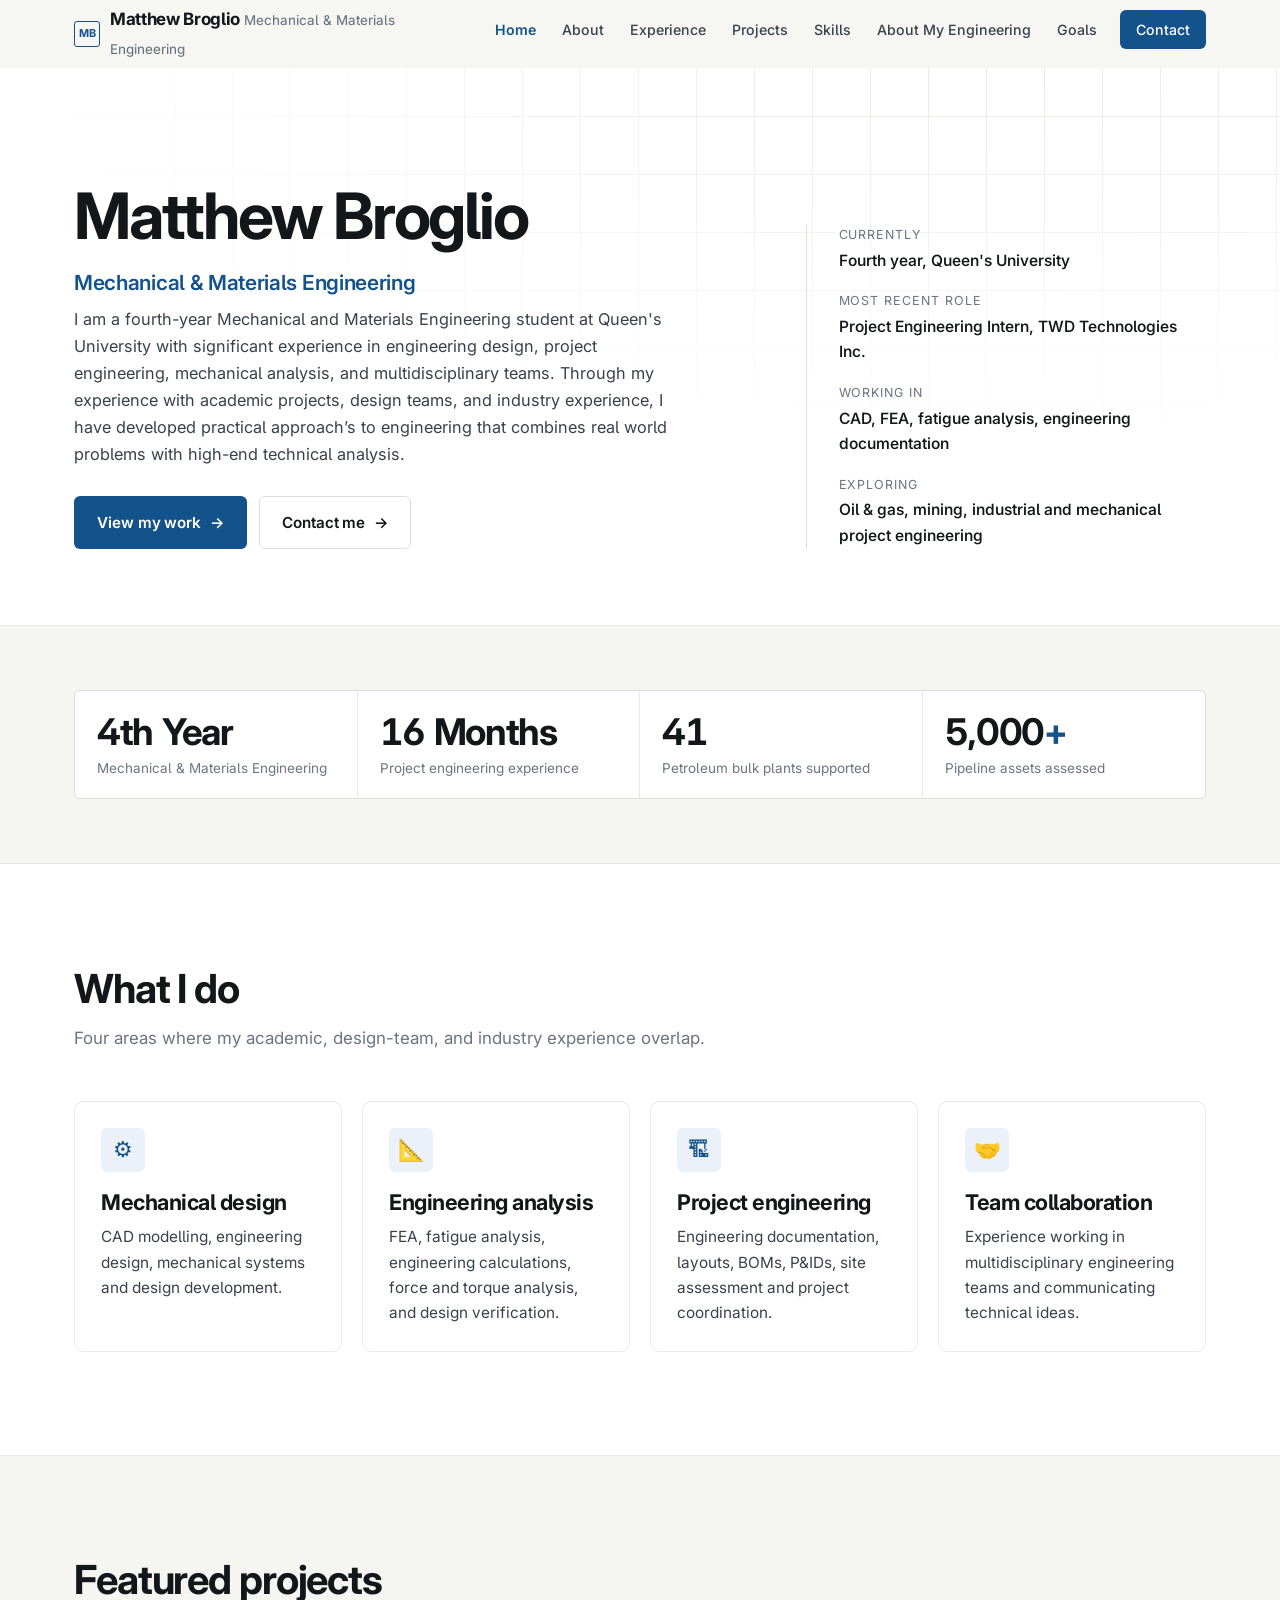
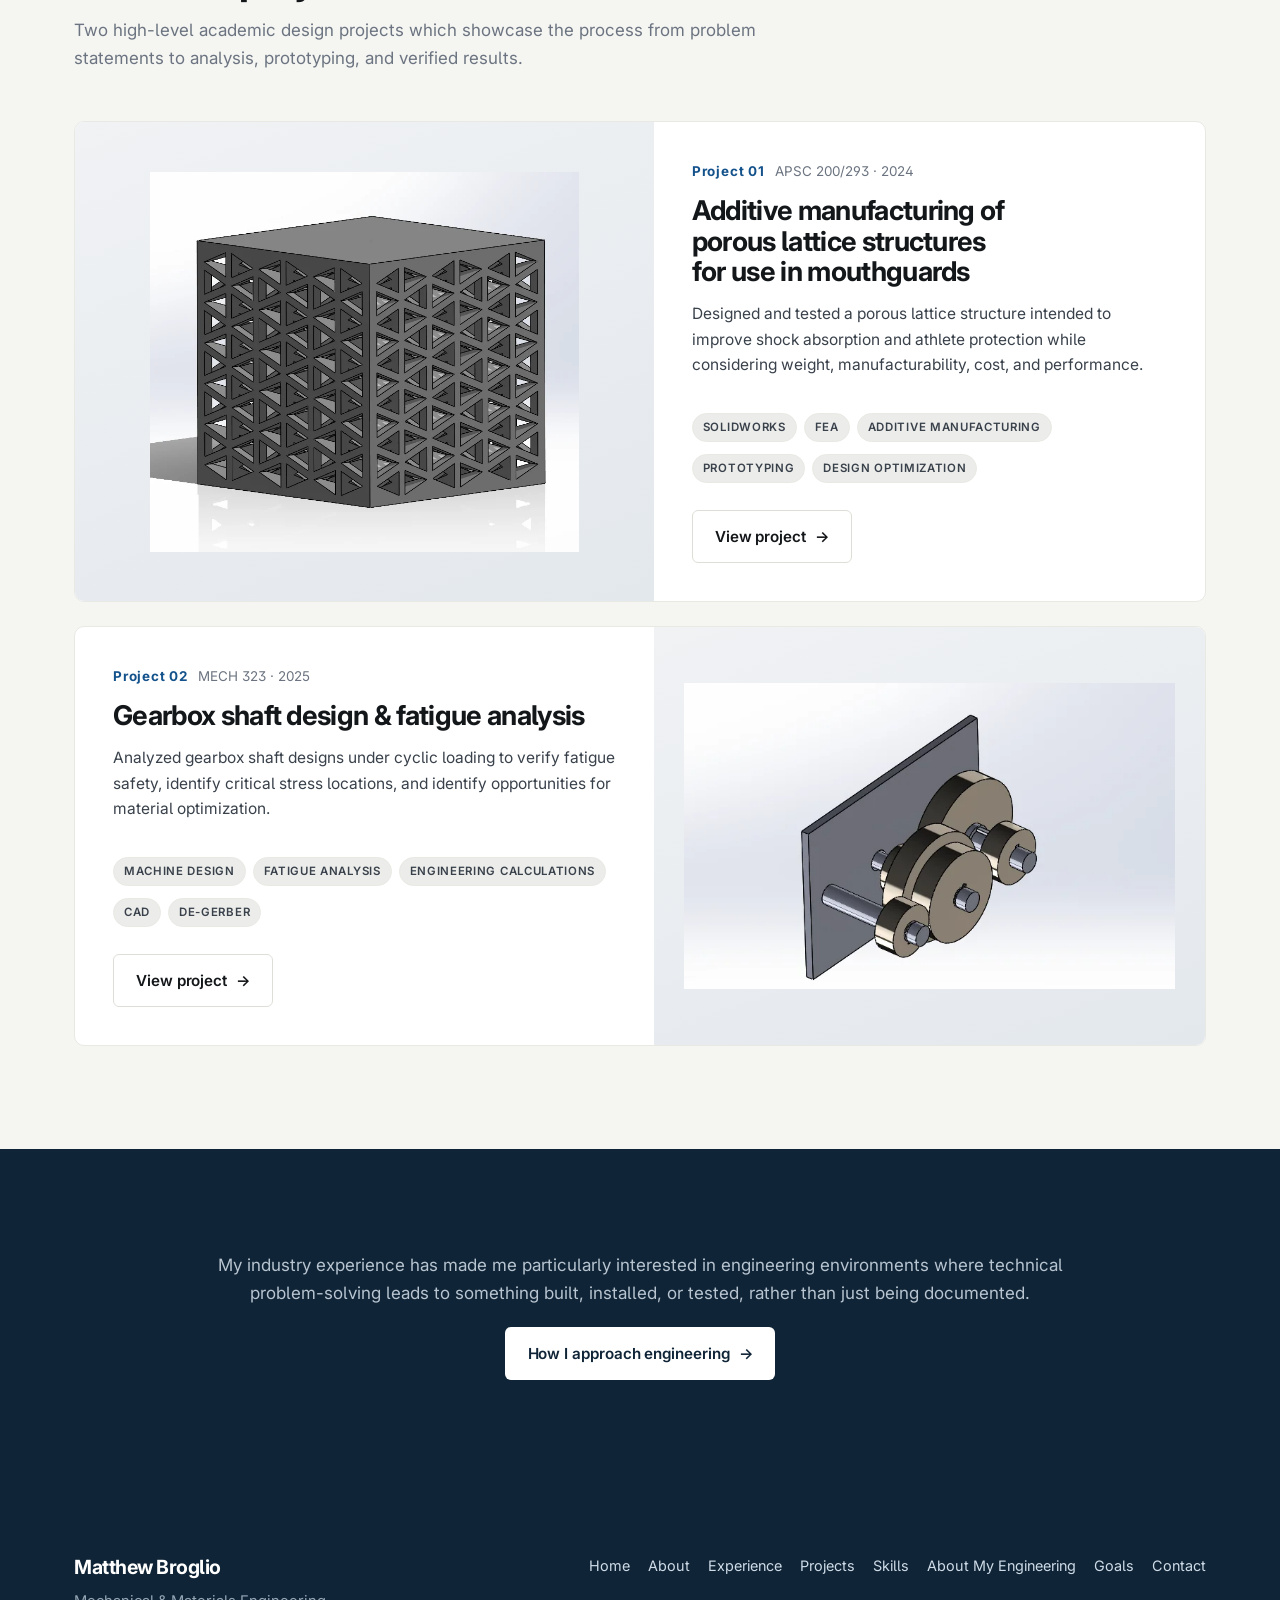
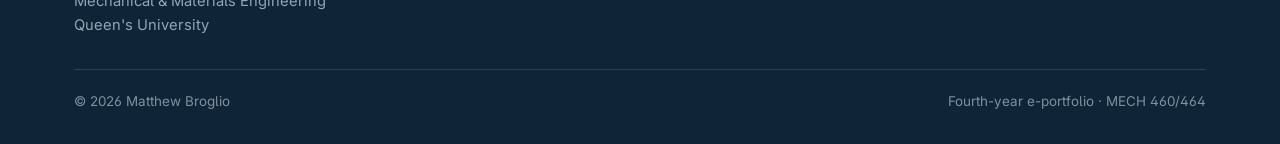
<file: index.html>
<!DOCTYPE html>
<html lang="en">
<head>
<meta charset="utf-8">
<meta name="viewport" content="width=device-width, initial-scale=1">
<title>Matthew Broglio | Mechanical & Materials Engineering</title>
<meta name="description" content="Engineering e-portfolio of Matthew Broglio, a fourth-year Mechanical and Materials Engineering student at Queen's University: design projects, analysis, and project engineering experience.">
<meta name="author" content="Matthew Broglio">
<meta property="og:title" content="Matthew Broglio | Mechanical & Materials Engineering">
<meta property="og:description" content="Engineering e-portfolio of Matthew Broglio, a fourth-year Mechanical and Materials Engineering student at Queen's University: design projects, analysis, and project engineering experience.">
<meta property="og:type" content="website">
<link rel="preconnect" href="https://fonts.googleapis.com">
<link rel="preconnect" href="https://fonts.gstatic.com" crossorigin>
<link href="https://fonts.googleapis.com/css2?family=Inter:wght@400;450;500;550;600;650;700&display=swap" rel="stylesheet">
<link rel="stylesheet" href="assets/css/style.css">
<link rel="icon" href="data:image/svg+xml,<svg xmlns='http://www.w3.org/2000/svg' viewBox='0 0 32 32'><rect width='32' height='32' rx='6' fill='%2314528c'/><text x='16' y='22' font-family='Inter,sans-serif' font-size='15' font-weight='700' fill='white' text-anchor='middle'>MB</text></svg>">
</head>
<body>
  <a class="skip-link" href="#main">Skip to content</a>

  <header class="nav">
    <div class="wrap nav-inner">
      <a class="brand" href="index.html">
        <span class="brand-mark" aria-hidden="true">MB</span>
        <span>Matthew Broglio <span class="brand-sub">Mechanical &amp; Materials Engineering</span></span>
      </a>
      <nav aria-label="Main">
        <ul class="nav-links">
            <li><a href="index.html" class="is-active">Home</a></li>
            <li><a href="about.html">About</a></li>
            <li><a href="experience.html">Experience</a></li>
            <li><a href="projects.html">Projects</a></li>
            <li><a href="skills.html">Skills</a></li>
            <li><a href="engineer.html">About My Engineering</a></li>
            <li><a href="goals.html">Goals</a></li>
            <li><a href="contact.html" class="nav-contact">Contact</a></li>
        </ul>
      </nav>
      <button class="nav-toggle" type="button" aria-expanded="false" aria-controls="mobile-menu" aria-label="Open menu"><span></span></button>
    </div>
  </header>
  <div class="nav-mobile" id="mobile-menu">
    <nav aria-label="Mobile">
      <ul>
          <li><a href="index.html" class="is-active">Home</a></li>
          <li><a href="about.html">About</a></li>
          <li><a href="experience.html">Experience</a></li>
          <li><a href="projects.html">Projects</a></li>
          <li><a href="skills.html">Skills</a></li>
          <li><a href="engineer.html">About My Engineering</a></li>
          <li><a href="goals.html">Goals</a></li>
      </ul>
      <a class="btn btn-primary" href="contact.html">Contact me</a>
    </nav>
  </div>

  <main id="main">

    <section class="hero">
      <div class="wrap">
        <div class="hero-grid">
          <div class="reveal">
            <h1>Matthew Broglio</h1>
            <p class="hero-sub">Mechanical &amp; Materials Engineering</p>
            <p class="hero-intro">I am a fourth-year Mechanical and Materials Engineering student at Queen's University with significant experience in engineering design, project engineering, mechanical analysis, and multidisciplinary teams. Through my experience with academic projects, design teams, and industry experience, I have developed practical approach’s to engineering that combines real world problems with high-end technical analysis.</p>
            <div class="btn-row">
              <a class="btn btn-primary" href="projects.html">View my work <span class="arrow" aria-hidden="true">&rarr;</span></a>
              <a class="btn btn-secondary" href="contact.html">Contact me <span class="arrow" aria-hidden="true">&rarr;</span></a>
            </div>
          </div>
          <aside class="hero-aside reveal">
            <dl>
              <div>
                <dt>Currently</dt>
                <dd>Fourth year, Queen's University</dd>
              </div>
              <div>
                <dt>Most recent role</dt>
                <dd>Project Engineering Intern, TWD Technologies Inc.</dd>
              </div>
              <div>
                <dt>Working in</dt>
                <dd>CAD, FEA, fatigue analysis, engineering documentation</dd>
              </div>
              <div>
                <dt>Exploring</dt>
                <dd>Oil &amp; gas, mining, industrial and mechanical project engineering</dd>
              </div>
            </dl>
          </aside>
        </div>
      </div>
    </section>

    <section class="section section--tight">
      <div class="wrap">
        <div class="titleblock reveal">
          <div>
            <span class="tb-value">4th Year</span>
            <span class="tb-label">Mechanical &amp; Materials Engineering</span>
          </div>
          <div>
            <span class="tb-value"><span data-count="16">16</span> Months</span>
            <span class="tb-label">Project engineering experience</span>
          </div>
          <div>
            <span class="tb-value"><span data-count="41">41</span></span>
            <span class="tb-label">Petroleum bulk plants supported</span>
          </div>
          <div>
            <span class="tb-value"><span data-count="5000">5,000</span><span class="unit">+</span></span>
            <span class="tb-label">Pipeline assets assessed</span>
          </div>
        </div>
      </div>
    </section>

    <section class="section section--alt">
      <div class="wrap">
        <div class="section-head reveal">
          <h2>What I do</h2>
          <p>Four areas where my academic, design-team, and industry experience overlap.</p>
        </div>
        <div class="grid grid-4 reveal">
          <article class="card card--hover">
            <div class="card-icon" aria-hidden="true">&#9881;</div>
            <h3>Mechanical design</h3>
            <p>CAD modelling, engineering design, mechanical systems and design development.</p>
          </article>
          <article class="card card--hover">
            <div class="card-icon" aria-hidden="true">&#128208;</div>
            <h3>Engineering analysis</h3>
            <p>FEA, fatigue analysis, engineering calculations, force and torque analysis, and design verification.</p>
          </article>
          <article class="card card--hover">
            <div class="card-icon" aria-hidden="true">&#127959;</div>
            <h3>Project engineering</h3>
            <p>Engineering documentation, layouts, BOMs, P&amp;IDs, site assessment and project coordination.</p>
          </article>
          <article class="card card--hover">
            <div class="card-icon" aria-hidden="true">&#129309;</div>
            <h3>Team collaboration</h3>
            <p>Experience working in multidisciplinary engineering teams and communicating technical ideas.</p>
          </article>
        </div>
      </div>
    </section>

    <section class="section">
      <div class="wrap">
        <div class="section-head reveal">
          <h2>Featured projects</h2>
          <p>Two high-level academic design projects which showcase the process from problem statements to analysis, prototyping, and verified results.</p>
        </div>
        <div class="grid reveal" style="gap:24px">

          <article class="project-card">
            <div class="pc-media">
              <img src="assets/img/apsc-pillared-lattice.webp" alt="CAD model of the pillared lattice structure, a cube with repeating opposing triangular cut-outs forming vertical pillars." loading="lazy" width="813" height="720">
            </div>
            <div class="pc-body">
              <p class="pc-meta"><span class="no">Project 01</span> <span>APSC 200/293 &middot; 2024</span></p>
              <h3>Additive manufacturing of porous lattice structures for use in mouthguards</h3>
              <p>Designed and tested a porous lattice structure intended to improve shock absorption and athlete protection while considering weight, manufacturability, cost, and performance.</p>
              <ul class="tags">
                <li class="tag">SOLIDWORKS</li><li class="tag">FEA</li><li class="tag">Additive manufacturing</li>
                <li class="tag">Prototyping</li><li class="tag">Design optimization</li>
              </ul>
              <a class="btn btn-secondary" href="apsc200.html">View project <span class="arrow" aria-hidden="true">&rarr;</span></a>
            </div>
          </article>

          <article class="project-card project-card--flip">
            <div class="pc-media">
              <img src="assets/img/mech-cad-iso.webp" alt="Isometric CAD assembly of the two-stage gearbox showing the input, intermediate, and output shafts with meshing gears." loading="lazy" width="697" height="434">
            </div>
            <div class="pc-body">
              <p class="pc-meta"><span class="no">Project 02</span> <span>MECH 323 &middot; 2025</span></p>
              <h3>Gearbox shaft design &amp; fatigue analysis</h3>
              <p>Analyzed gearbox shaft designs under cyclic loading to verify fatigue safety, identify critical stress locations, and identify opportunities for material optimization.</p>
              <ul class="tags">
                <li class="tag">Machine design</li><li class="tag">Fatigue analysis</li>
                <li class="tag">Engineering calculations</li><li class="tag">CAD</li><li class="tag">DE-Gerber</li>
              </ul>
              <a class="btn btn-secondary" href="mech323.html">View project <span class="arrow" aria-hidden="true">&rarr;</span></a>
            </div>
          </article>

        </div>
      </div>
    </section>

    <section class="section section--dark">
      <div class="wrap">
        <div class="reveal" style="width:100%; max-width:950px; margin:0 auto; text-align:center;">

          <p style="width:100%; max-width:900px; margin-left:auto; margin-right:auto; text-align:center;">
            My industry experience has made me particularly interested in engineering environments where technical problem-solving leads to something built, installed, or tested, rather than just being documented.
          </p>

          <div class="btn-row" style="margin-top:20px; justify-content:center;">
            <a class="btn btn-on-dark" href="about.html">
              How I approach engineering <span class="arrow" aria-hidden="true">&rarr;</span>
            </a>
          </div>

        </div>
      </div>
    </section>

  </main>

  <footer class="footer">
    <div class="wrap">
      <div class="footer-top">
        <div>
          <p class="footer-name">Matthew Broglio</p>
          <p class="footer-sub">Mechanical &amp; Materials Engineering<br>Queen's University</p>
        </div>
        <nav aria-label="Footer">
          <ul class="footer-nav"><li><a href="index.html">Home</a></li> <li><a href="about.html">About</a></li> <li><a href="experience.html">Experience</a></li> <li><a href="projects.html">Projects</a></li> <li><a href="skills.html">Skills</a></li> <li><a href="engineer.html">About My Engineering</a></li> <li><a href="goals.html">Goals</a></li> <li><a href="contact.html">Contact</a></li></ul>
        </nav>
      </div>
      <div class="footer-bottom">
        <span>&copy; <span id="year">2026</span> Matthew Broglio</span>
        <span>Fourth-year e-portfolio &middot; MECH 460/464</span>
      </div>
    </div>
  </footer>

  <script src="assets/js/main.js"></script>
</body>
</html>
</file>
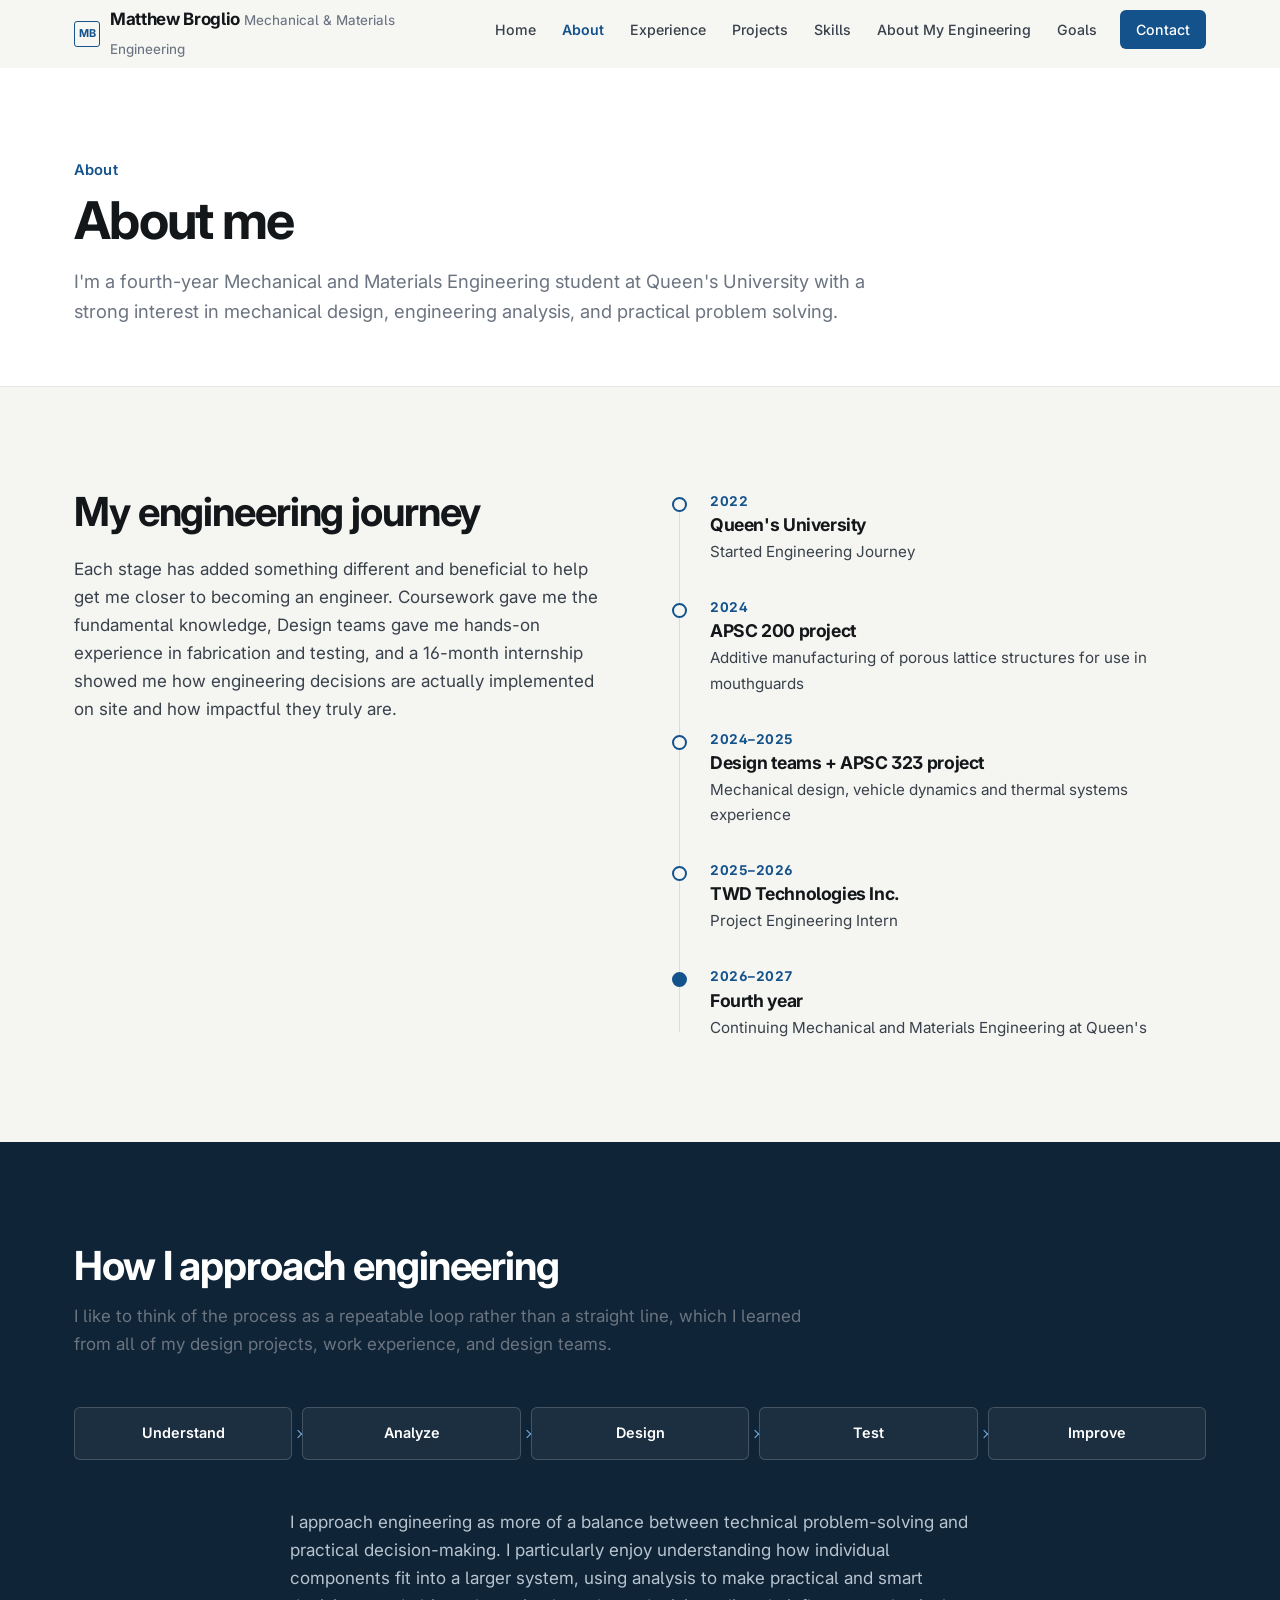
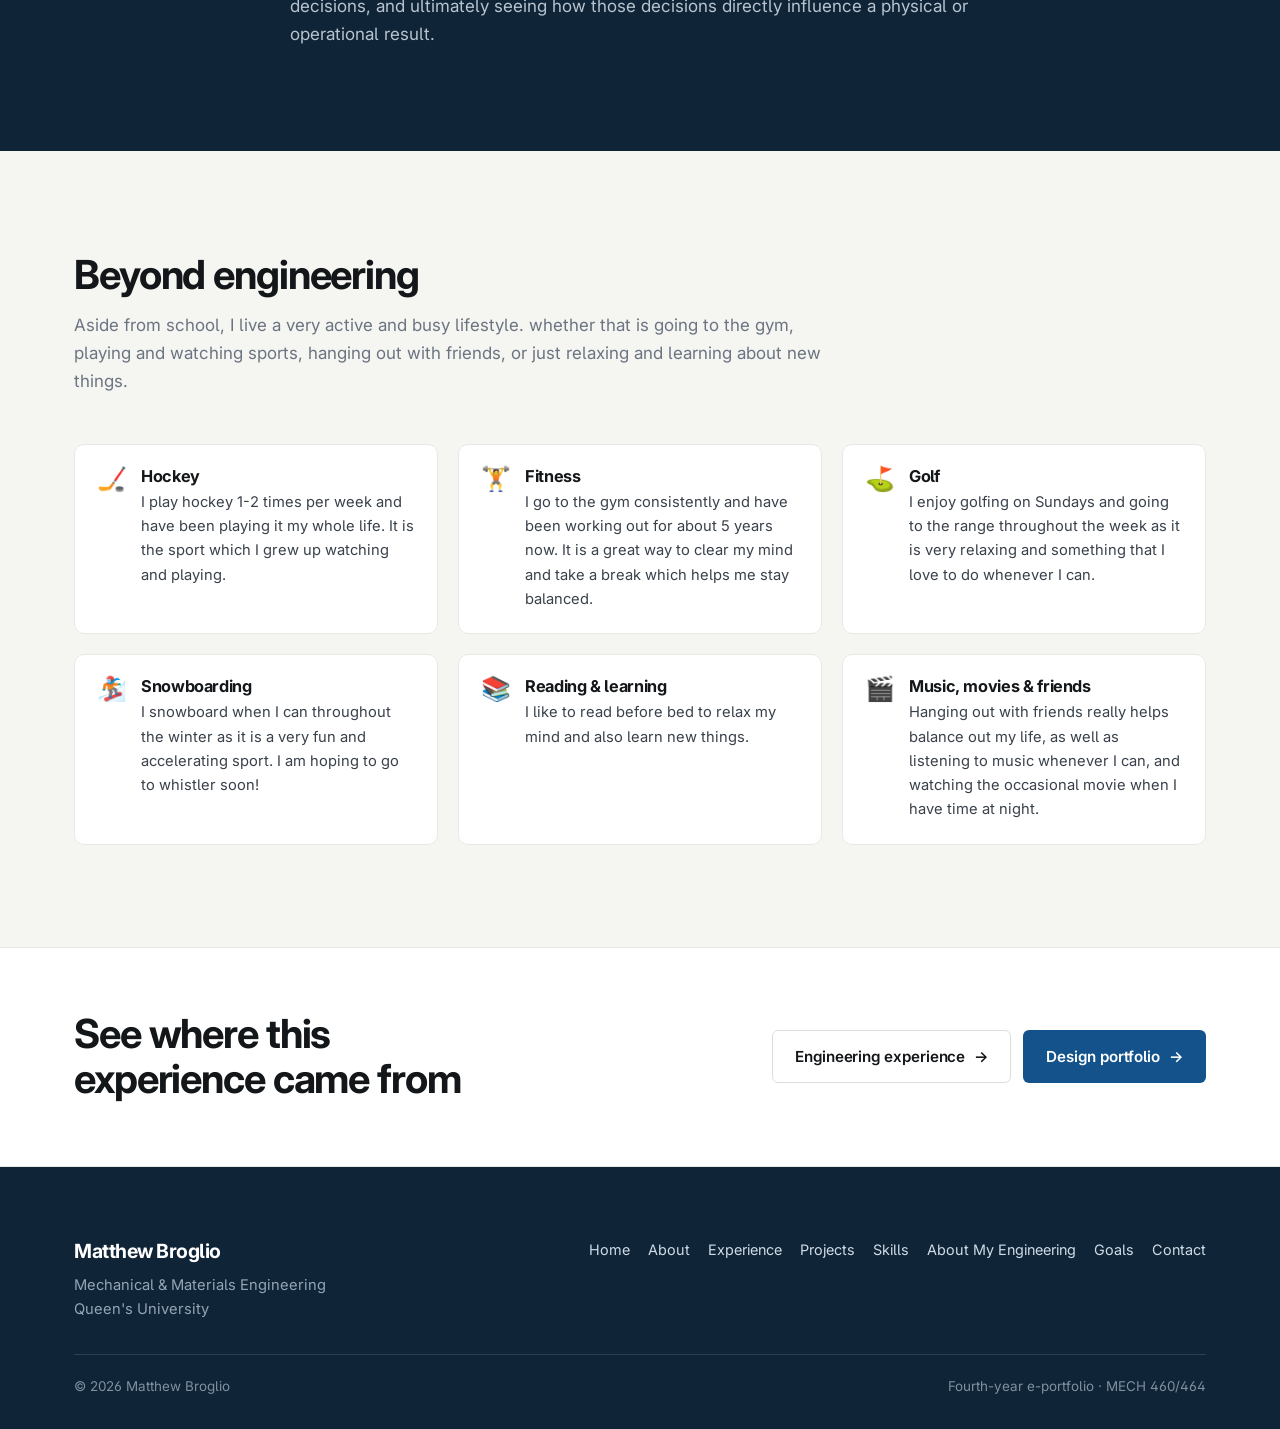
<file: about.html>
<!DOCTYPE html>
<html lang="en">
<head>
<meta charset="utf-8">
<meta name="viewport" content="width=device-width, initial-scale=1">
<title>About | Matthew Broglio</title>
<meta name="description" content="Matthew Broglio's engineering journey, approach to design and analysis, and interests outside of school.">
<meta name="author" content="Matthew Broglio">
<meta property="og:title" content="About | Matthew Broglio">
<meta property="og:description" content="Matthew Broglio's engineering journey, approach to design and analysis, and interests outside of school.">
<meta property="og:type" content="website">
<link rel="preconnect" href="https://fonts.googleapis.com">
<link rel="preconnect" href="https://fonts.gstatic.com" crossorigin>
<link href="https://fonts.googleapis.com/css2?family=Inter:wght@400;450;500;550;600;650;700&display=swap" rel="stylesheet">
<link rel="stylesheet" href="assets/css/style.css">
<link rel="icon" href="data:image/svg+xml,<svg xmlns='http://www.w3.org/2000/svg' viewBox='0 0 32 32'><rect width='32' height='32' rx='6' fill='%2314528c'/><text x='16' y='22' font-family='Inter,sans-serif' font-size='15' font-weight='700' fill='white' text-anchor='middle'>MB</text></svg>">
</head>
<body>
  <a class="skip-link" href="#main">Skip to content</a>

  <header class="nav">
    <div class="wrap nav-inner">
      <a class="brand" href="index.html">
        <span class="brand-mark" aria-hidden="true">MB</span>
        <span>Matthew Broglio <span class="brand-sub">Mechanical &amp; Materials Engineering</span></span>
      </a>
      <nav aria-label="Main">
        <ul class="nav-links">
            <li><a href="index.html">Home</a></li>
            <li><a href="about.html" class="is-active">About</a></li>
            <li><a href="experience.html">Experience</a></li>
            <li><a href="projects.html">Projects</a></li>
            <li><a href="skills.html">Skills</a></li>
            <li><a href="engineer.html">About My Engineering</a></li>
            <li><a href="goals.html">Goals</a></li>
            <li><a href="contact.html" class="nav-contact">Contact</a></li>
        </ul>
      </nav>
      <button class="nav-toggle" type="button" aria-expanded="false" aria-controls="mobile-menu" aria-label="Open menu"><span></span></button>
    </div>
  </header>
  <div class="nav-mobile" id="mobile-menu">
    <nav aria-label="Mobile">
      <ul>
          <li><a href="index.html">Home</a></li>
          <li><a href="about.html" class="is-active">About</a></li>
          <li><a href="experience.html">Experience</a></li>
          <li><a href="projects.html">Projects</a></li>
          <li><a href="skills.html">Skills</a></li>
          <li><a href="engineer.html">About My Engineering</a></li>
          <li><a href="goals.html">Goals</a></li>
      </ul>
      <a class="btn btn-primary" href="contact.html">Contact me</a>
    </nav>
  </div>

  <main id="main">

    <section class="page-head">
      <div class="wrap">
        <p class="kicker">About</p>
        <h1>About me</h1>
        <p>I'm a fourth-year Mechanical and Materials Engineering student at Queen's University with a strong interest in mechanical design, engineering analysis, and practical problem solving.</p>
      </div>
    </section>

    <section class="section">
      <div class="wrap">
        <div class="grid grid-2" style="gap:clamp(32px,5vw,72px)">
          <div class="reveal">
            <h2>My engineering journey</h2>
            <p>Each stage has added something different and beneficial to help get me closer to becoming an engineer. Coursework gave me the fundamental knowledge, Design teams gave me hands-on experience in fabrication and testing, and a 16-month internship showed me how engineering decisions are actually implemented on site and how impactful they truly are.</p>
          </div>
          <ol class="timeline reveal">
            <li>
              <span class="tl-year">2022</span>
              <h3>Queen's University</h3>
              <p>Started Engineering Journey</p>
            </li>
            <li>
              <span class="tl-year">2024</span>
              <h3>APSC 200 project</h3>
              <p>Additive manufacturing of porous lattice structures for use in mouthguards</p>
            </li>
            <li>
              <span class="tl-year">2024&ndash;2025</span>
              <h3>Design teams + APSC 323 project</h3>
              <p>Mechanical design, vehicle dynamics and thermal systems experience</p>
            </li>
            <li>
              <span class="tl-year">2025&ndash;2026</span>
              <h3>TWD Technologies Inc.</h3>
              <p>Project Engineering Intern</p>
            </li>
            <li class="is-current">
              <span class="tl-year">2026&ndash;2027</span>
              <h3>Fourth year</h3>
              <p>Continuing Mechanical and Materials Engineering at Queen's</p>
            </li>
          </ol>
        </div>
      </div>
    </section>

    <section class="section section--dark">
      <div class="wrap">
        <div class="section-head reveal">
          <h2>How I approach engineering</h2>
          <p>I like to think of the process as a repeatable loop rather than a straight line, which I learned from all of my design projects, work experience, and design teams.</p>
        </div>
        <ol class="flow flow--dark reveal" style="margin-bottom:clamp(28px,4vw,48px)">
          <li>Understand</li><li>Analyze</li><li>Design</li><li>Test</li><li>Improve</li>
        </ol>
        <div style="max-width:700px; margin:0 auto;">
          <p class="reveal">
            I approach engineering as more of a balance between technical problem-solving and practical decision-making. I particularly enjoy understanding how individual components fit into a larger system, using analysis to make practical and smart decisions, and ultimately seeing how those decisions directly influence a physical or operational result.
          </p>
        </div>
      </div>
    </section>

    <section class="section" id="beyond">
      <div class="wrap">
        <div class="section-head reveal">
          <h2>Beyond engineering</h2>
          <p>Aside from school, I live a very active and busy lifestyle. whether that is going to the gym, playing and watching sports, hanging out with friends, or just relaxing and learning about new things.</p>
        </div>
        <div class="grid grid-3 reveal">
          <article class="interest"><span class="emoji" aria-hidden="true">&#127954;</span><div><h3>Hockey</h3><p>I play hockey 1-2 times per week and have been playing it my whole life. It is the sport which I grew up watching and playing.</p></div></article>
          <article class="interest"><span class="emoji" aria-hidden="true">&#127947;</span><div><h3>Fitness</h3><p>I go to the gym consistently and have been working out for about 5 years now. It is a great way to clear my mind and take a break which helps me stay balanced.</p></div></article>
          <article class="interest"><span class="emoji" aria-hidden="true">&#9971;</span><div><h3>Golf</h3><p>I enjoy golfing on Sundays and going to the range throughout the week as it is very relaxing and something that I love to do whenever I can.</p></div></article>
          <article class="interest"><span class="emoji" aria-hidden="true">&#127938;</span><div><h3>Snowboarding</h3><p>I snowboard when I can throughout the winter as it is a very fun and accelerating sport. I am hoping to go to whistler soon!</p></div></article>
          <article class="interest"><span class="emoji" aria-hidden="true">&#128218;</span><div><h3>Reading &amp; learning</h3><p>I like to read before bed to relax my mind and also learn new things.</p></div></article>
          <article class="interest"><span class="emoji" aria-hidden="true">&#127916;</span><div><h3>Music, movies &amp; friends</h3><p>Hanging out with friends really helps balance out my life, as well as listening to music whenever I can, and watching the occasional movie when I have time at night.</p></div></article>
        </div>
      </div>
    </section>

    <section class="section section--alt section--tight">
      <div class="wrap">
        <div class="grid grid-2 reveal" style="gap:24px;align-items:center">
          <h2 style="margin:0">See where this experience came from</h2>
          <div class="btn-row" style="justify-content:flex-end">
            <a class="btn btn-secondary" href="experience.html">Engineering experience <span class="arrow" aria-hidden="true">&rarr;</span></a>
            <a class="btn btn-primary" href="projects.html">Design portfolio <span class="arrow" aria-hidden="true">&rarr;</span></a>
          </div>
        </div>
      </div>
    </section>

  </main>

  <footer class="footer">
    <div class="wrap">
      <div class="footer-top">
        <div>
          <p class="footer-name">Matthew Broglio</p>
          <p class="footer-sub">Mechanical &amp; Materials Engineering<br>Queen's University</p>
        </div>
        <nav aria-label="Footer">
          <ul class="footer-nav"><li><a href="index.html">Home</a></li> <li><a href="about.html">About</a></li> <li><a href="experience.html">Experience</a></li> <li><a href="projects.html">Projects</a></li> <li><a href="skills.html">Skills</a></li> <li><a href="engineer.html">About My Engineering</a></li> <li><a href="goals.html">Goals</a></li> <li><a href="contact.html">Contact</a></li></ul>
        </nav>
      </div>
      <div class="footer-bottom">
        <span>&copy; <span id="year">2026</span> Matthew Broglio</span>
        <span>Fourth-year e-portfolio &middot; MECH 460/464</span>
      </div>
    </div>
  </footer>

  <script src="assets/js/main.js"></script>
</body>
</html>
</file>
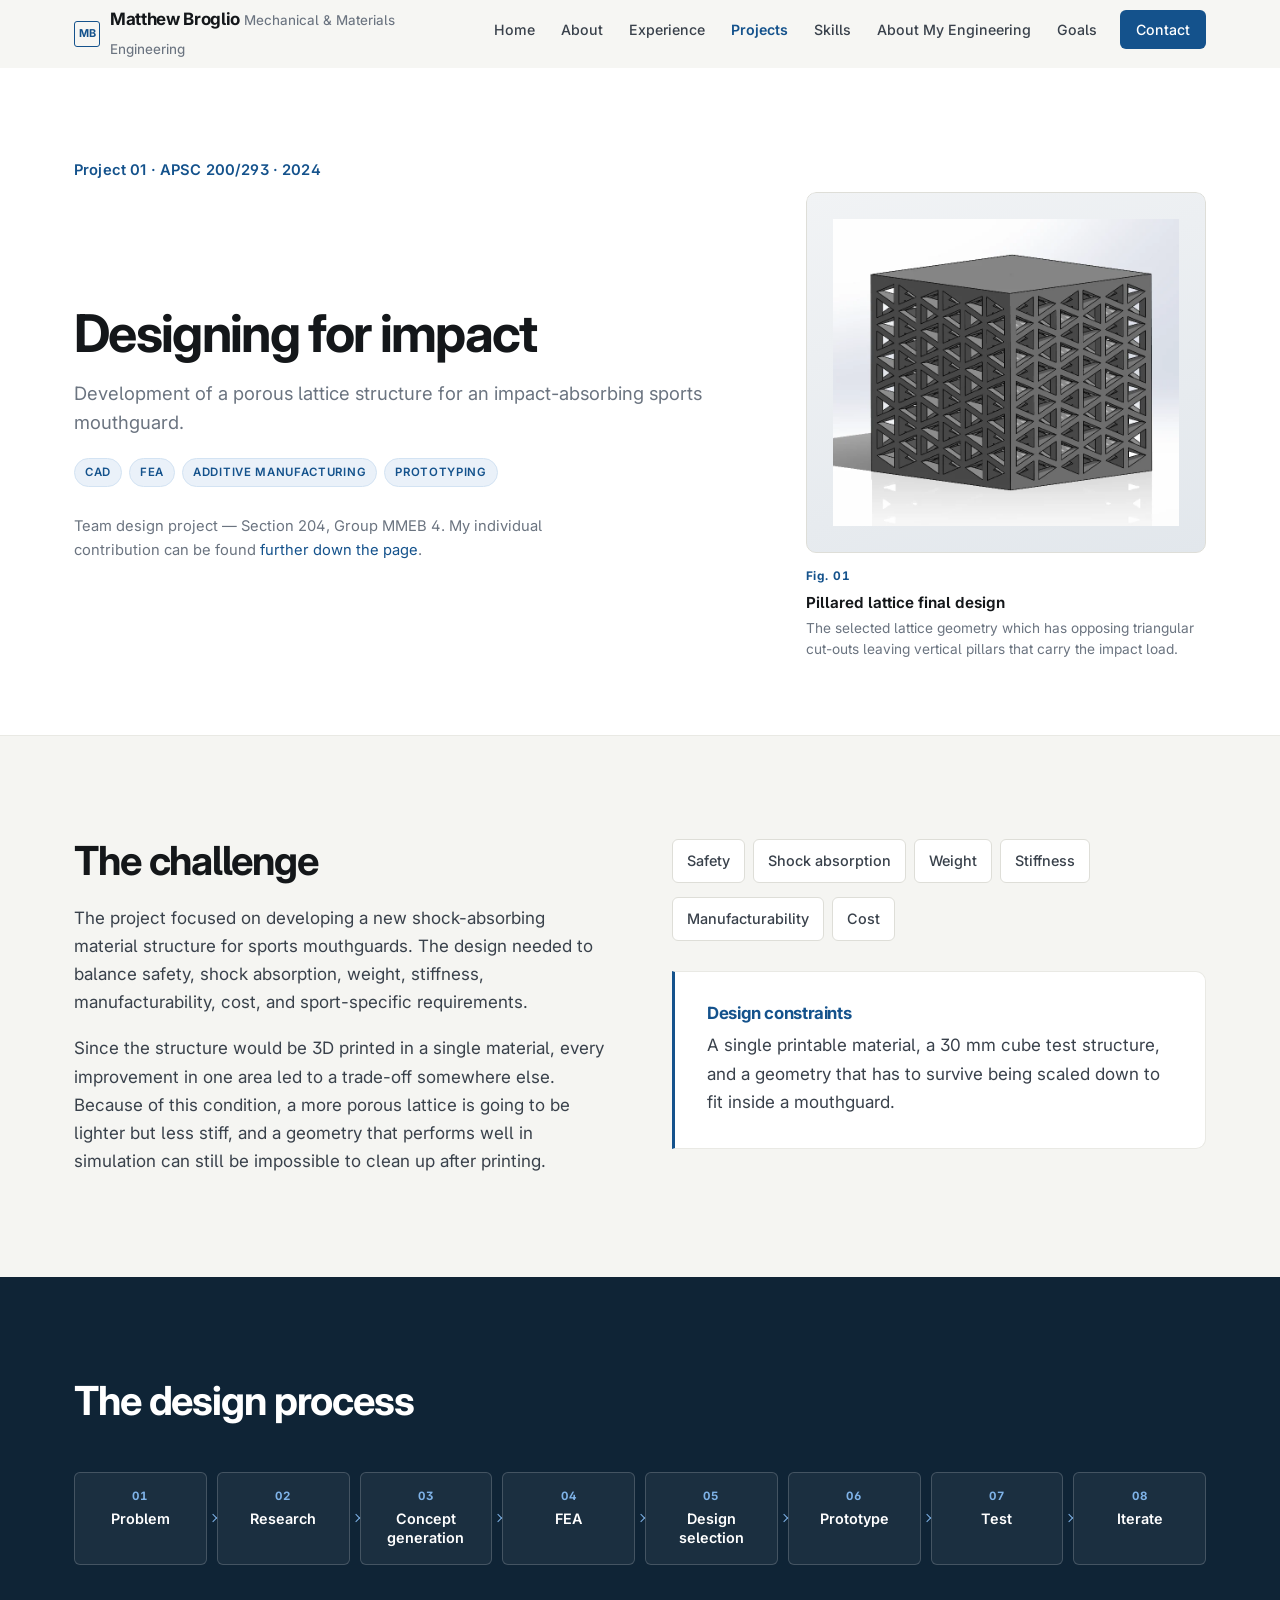
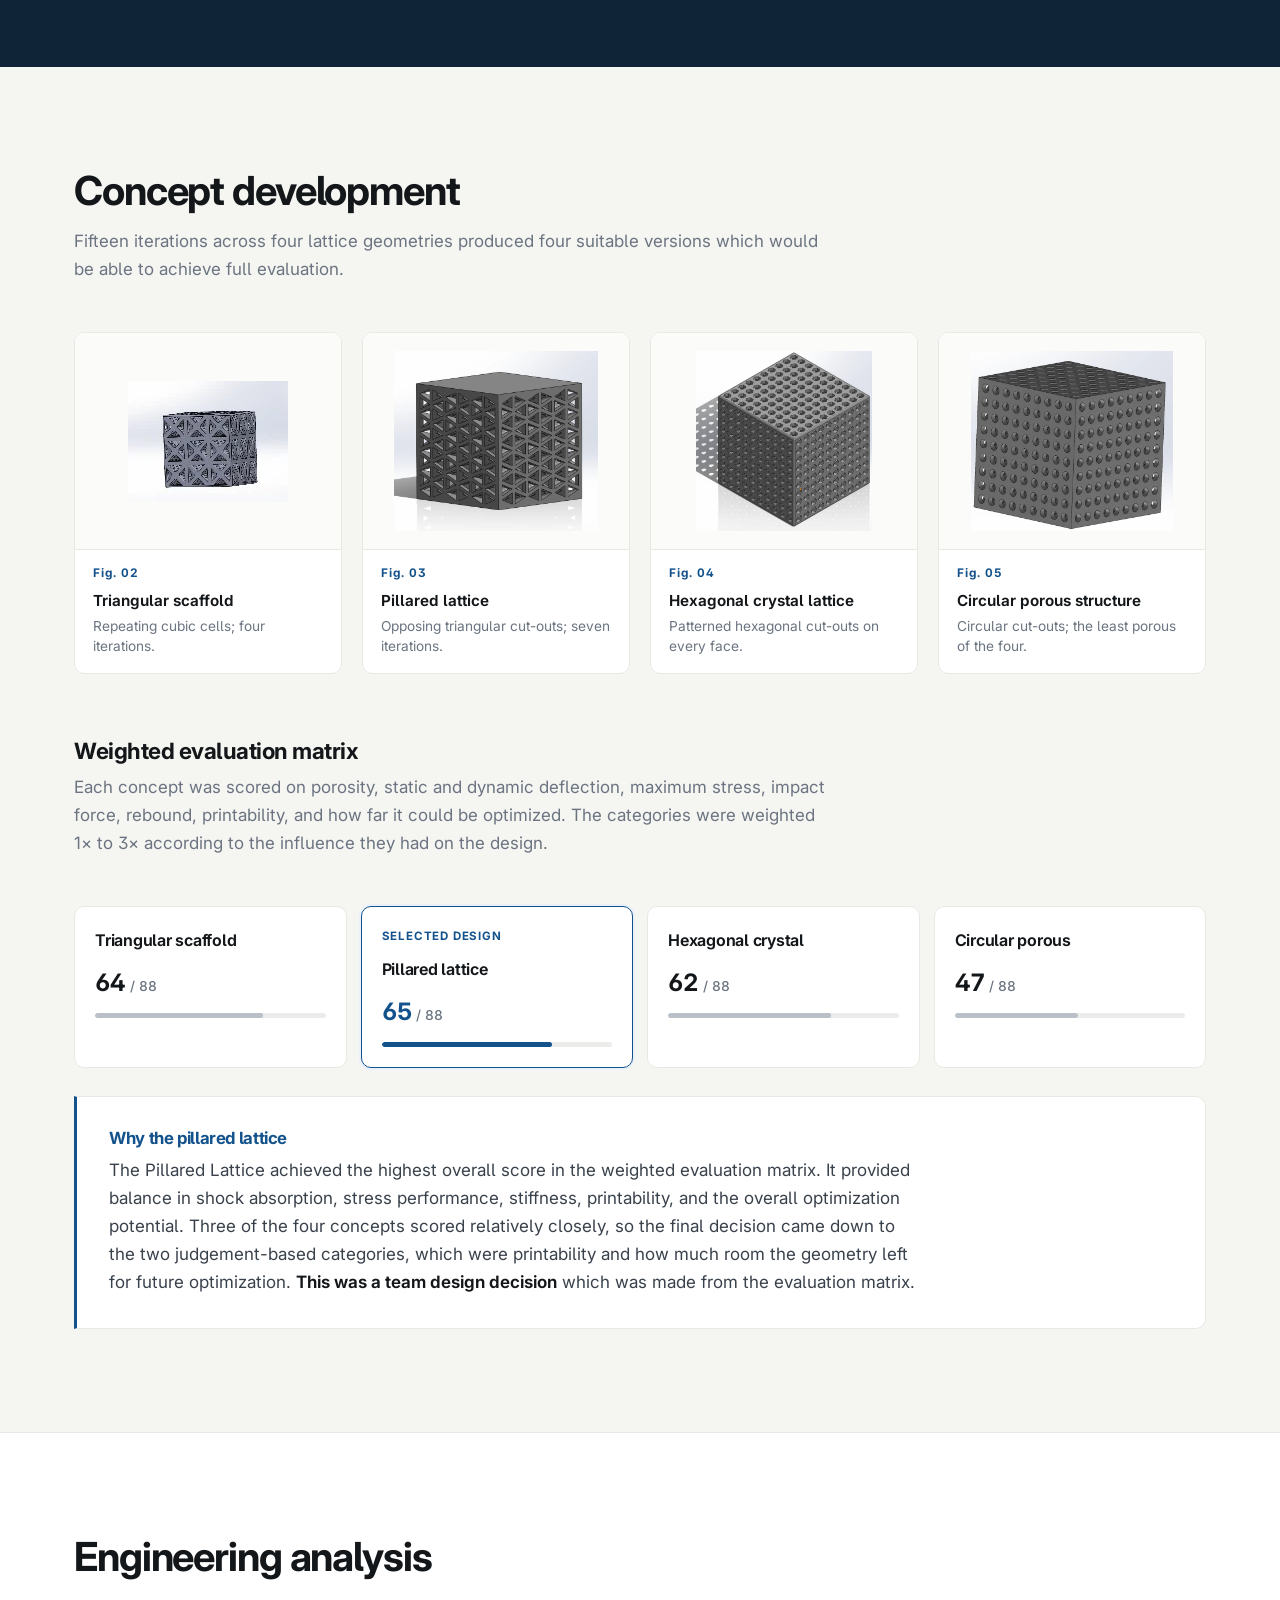
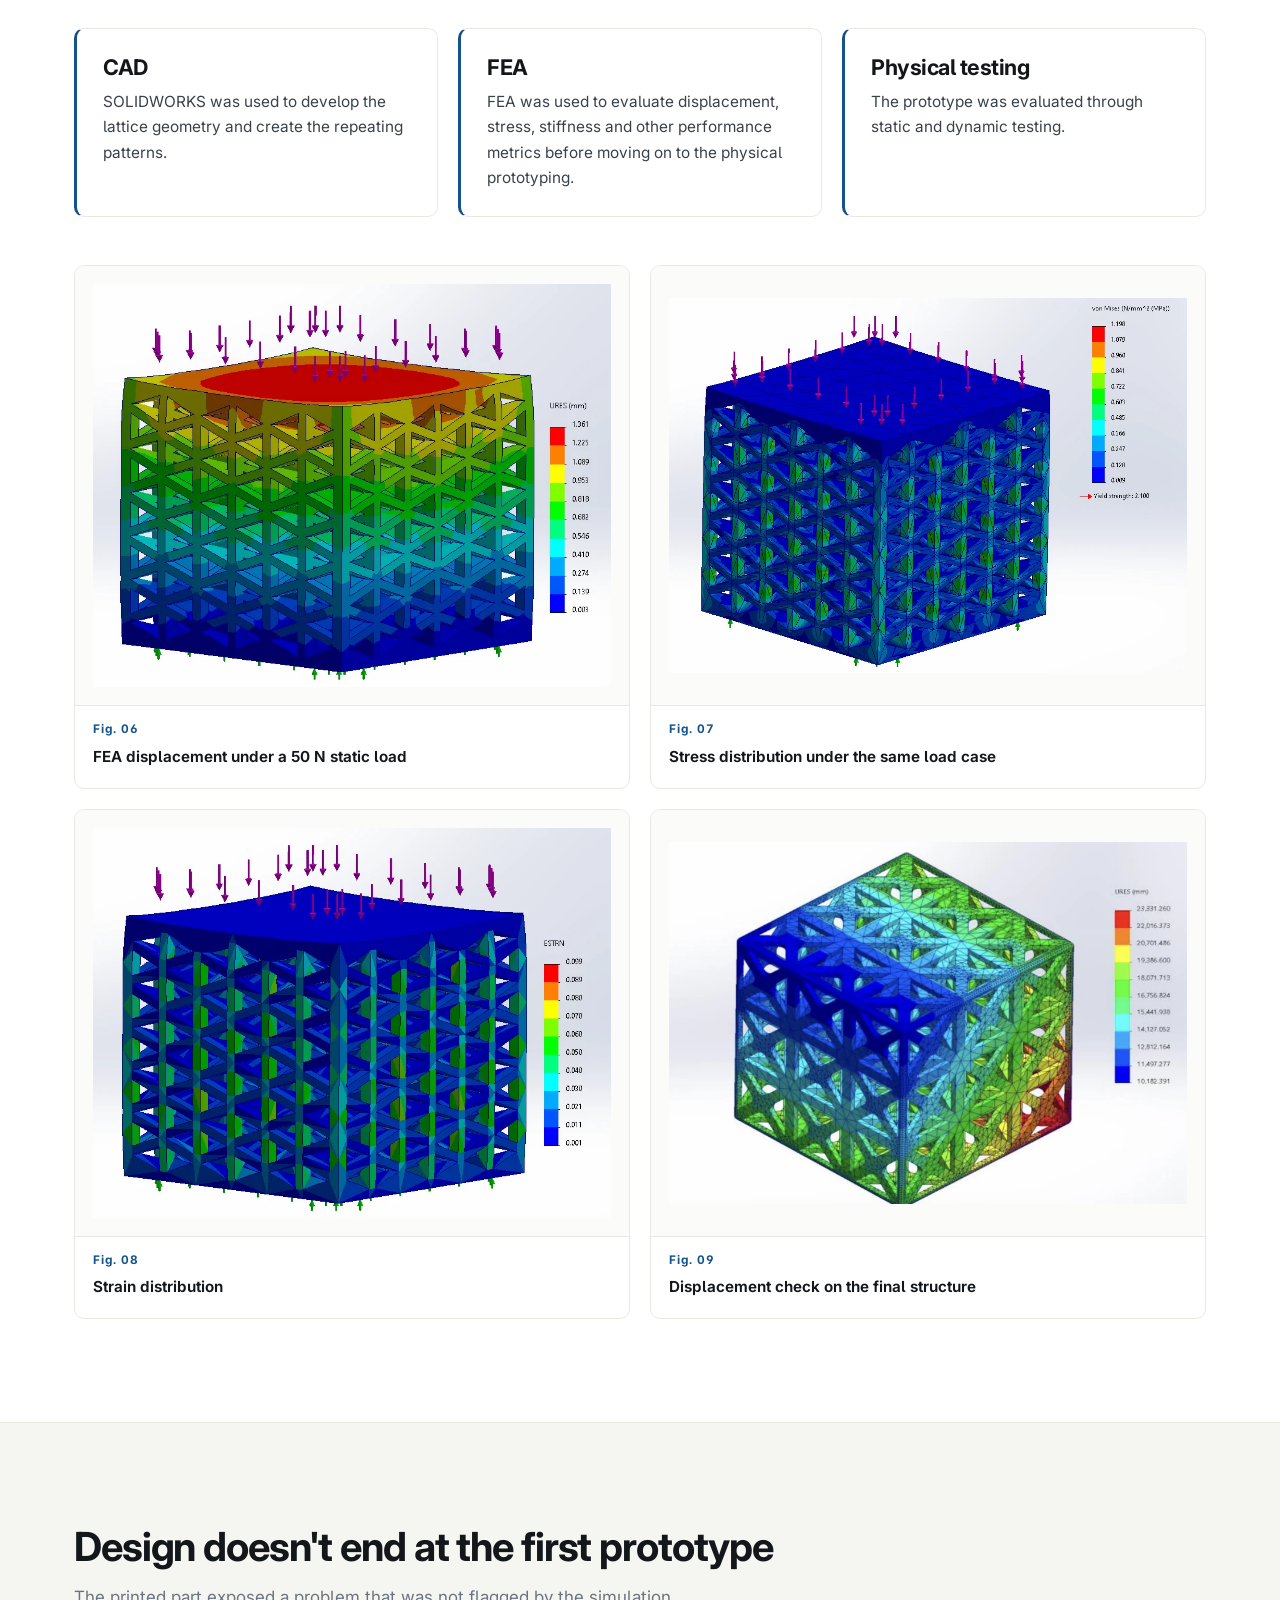
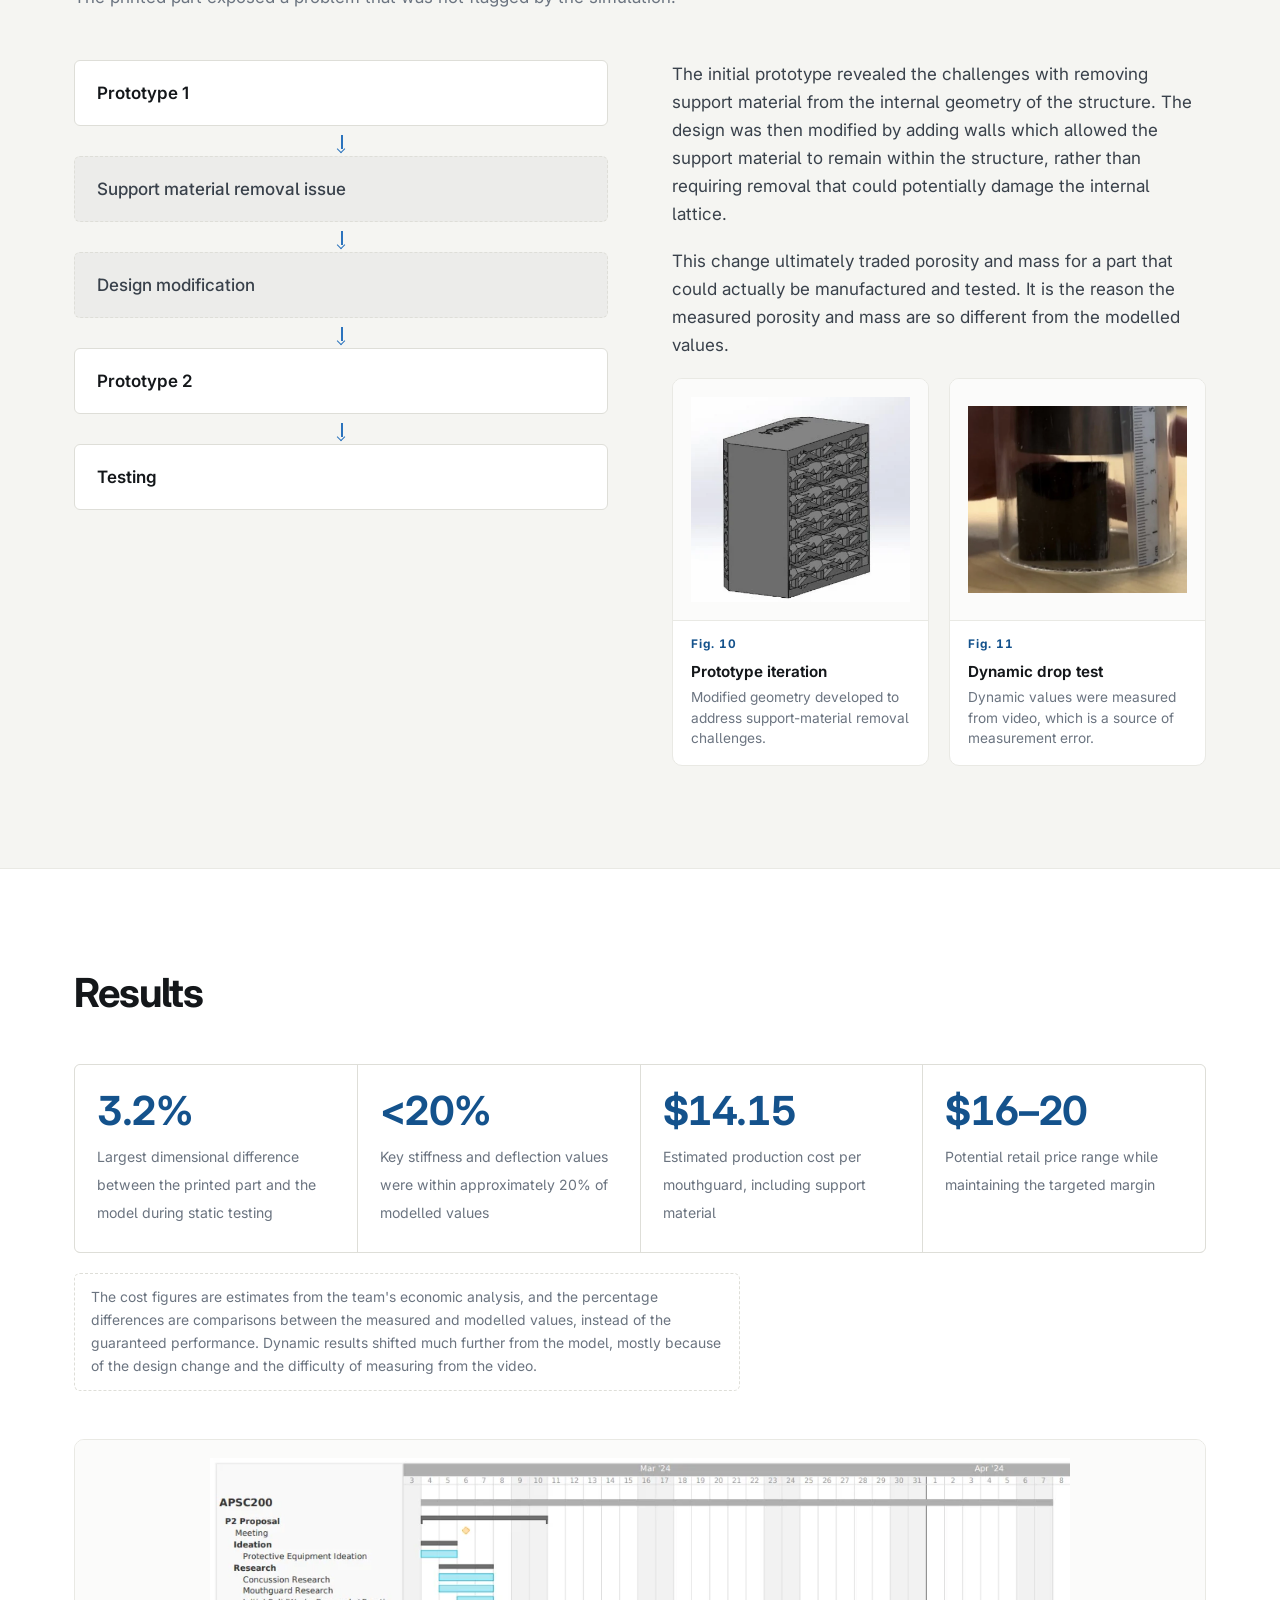
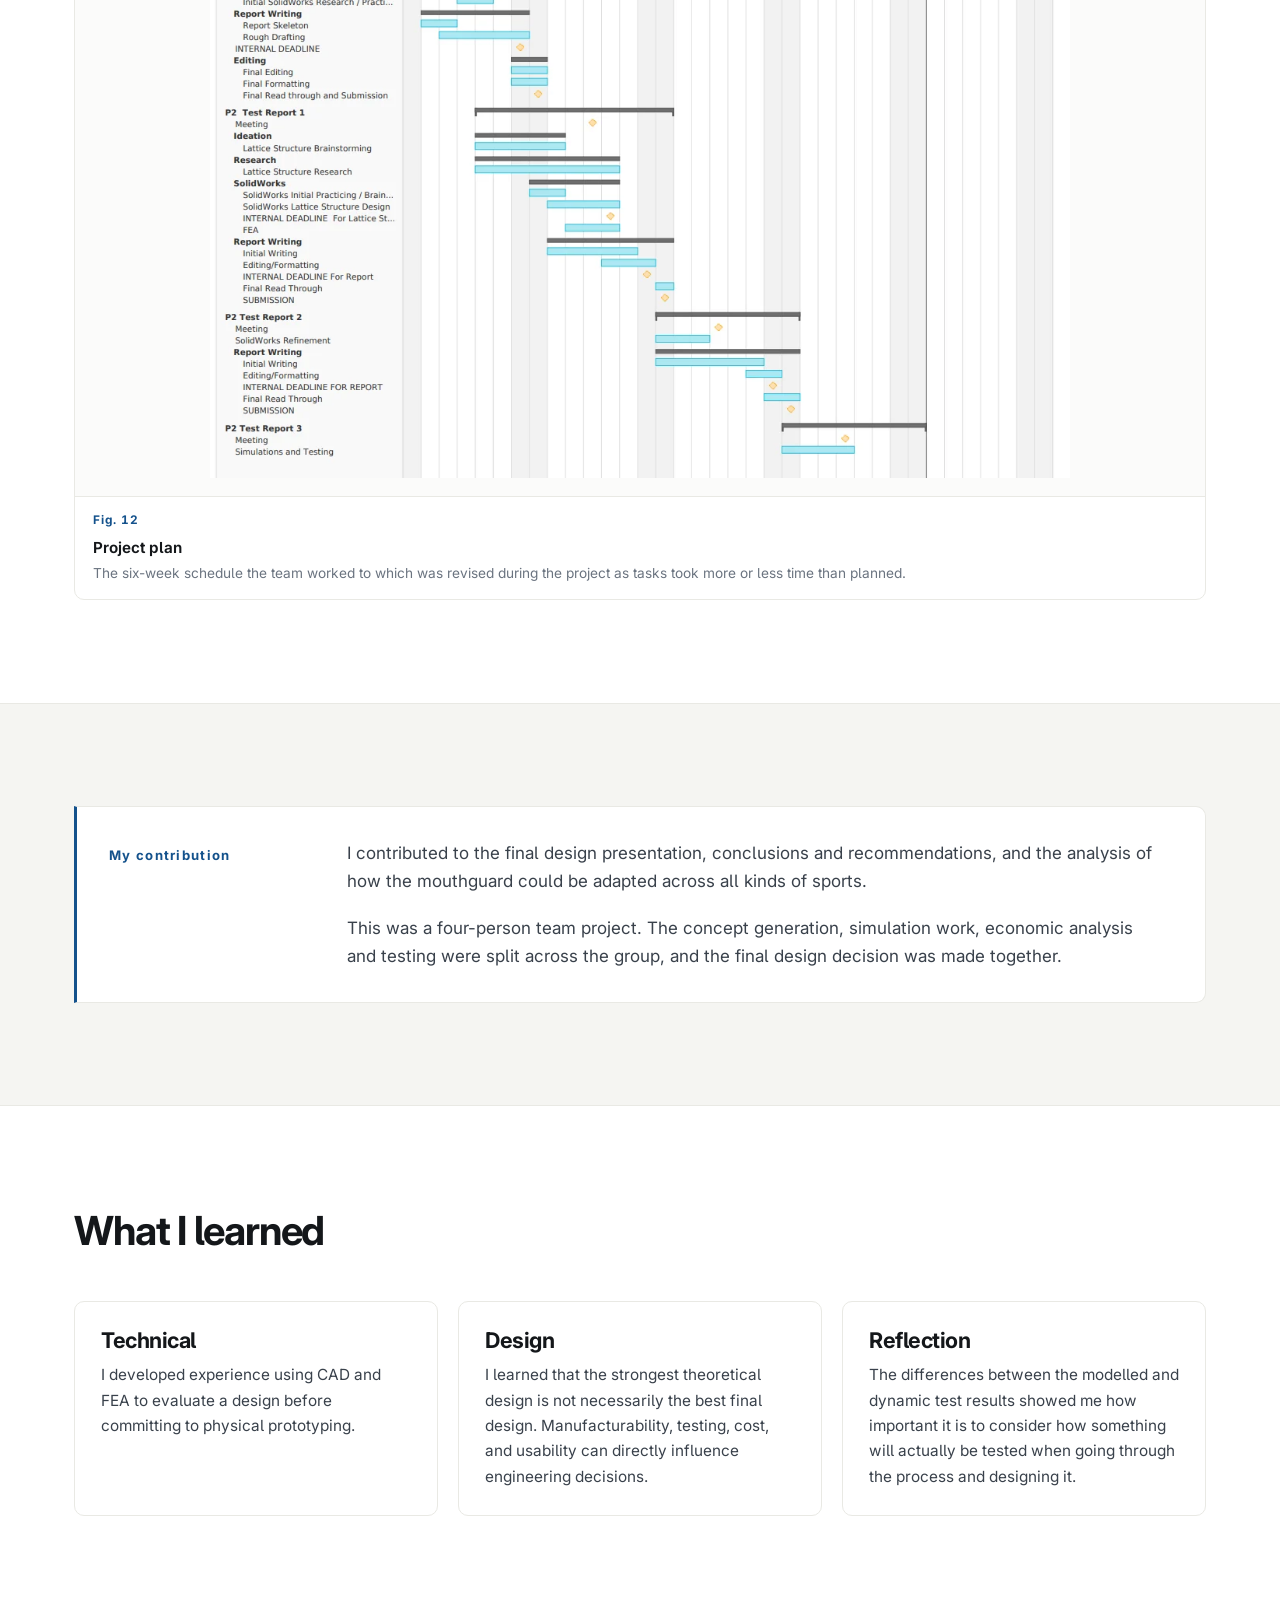
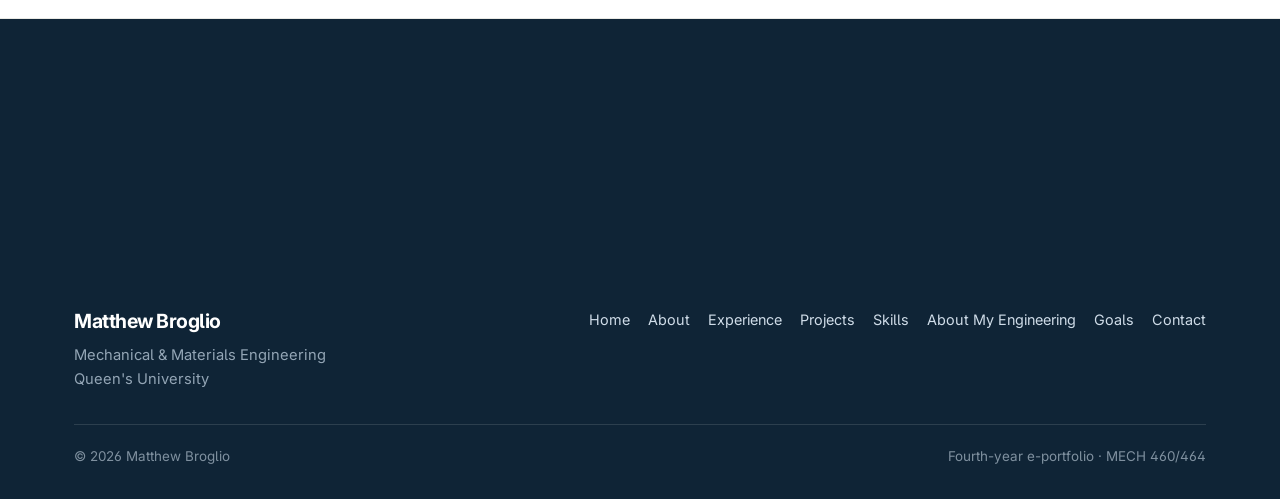
<file: apsc200.html>
<!DOCTYPE html>
<html lang="en">
<head>
<meta charset="utf-8">
<meta name="viewport" content="width=device-width, initial-scale=1">
<title>APSC 200 — Porous lattice structures for mouthguards | Matthew Broglio</title>
<meta name="description" content="Engineering case study: designing, simulating, prototyping and testing a porous lattice structure for an impact-absorbing sports mouthguard.">
<meta name="author" content="Matthew Broglio">
<meta property="og:title" content="APSC 200 — Porous lattice structures for mouthguards | Matthew Broglio">
<meta property="og:description" content="Engineering case study: designing, simulating, prototyping and testing a porous lattice structure for an impact-absorbing sports mouthguard.">
<meta property="og:type" content="website">
<link rel="preconnect" href="https://fonts.googleapis.com">
<link rel="preconnect" href="https://fonts.gstatic.com" crossorigin>
<link href="https://fonts.googleapis.com/css2?family=Inter:wght@400;450;500;550;600;650;700&display=swap" rel="stylesheet">
<link rel="stylesheet" href="assets/css/style.css">
<link rel="icon" href="data:image/svg+xml,<svg xmlns='http://www.w3.org/2000/svg' viewBox='0 0 32 32'><rect width='32' height='32' rx='6' fill='%2314528c'/><text x='16' y='22' font-family='Inter,sans-serif' font-size='15' font-weight='700' fill='white' text-anchor='middle'>MB</text></svg>">
</head>
<body>
  <a class="skip-link" href="#main">Skip to content</a>

  <header class="nav">
    <div class="wrap nav-inner">
      <a class="brand" href="index.html">
        <span class="brand-mark" aria-hidden="true">MB</span>
        <span>Matthew Broglio <span class="brand-sub">Mechanical &amp; Materials Engineering</span></span>
      </a>
      <nav aria-label="Main">
        <ul class="nav-links">
            <li><a href="index.html">Home</a></li>
            <li><a href="about.html">About</a></li>
            <li><a href="experience.html">Experience</a></li>
            <li><a href="projects.html" class="is-active">Projects</a></li>
            <li><a href="skills.html">Skills</a></li>
            <li><a href="engineer.html">About My Engineering</a></li>
            <li><a href="goals.html">Goals</a></li>
            <li><a href="contact.html" class="nav-contact">Contact</a></li>
        </ul>
      </nav>
      <button class="nav-toggle" type="button" aria-expanded="false" aria-controls="mobile-menu" aria-label="Open menu"><span></span></button>
    </div>
  </header>
  <div class="nav-mobile" id="mobile-menu">
    <nav aria-label="Mobile">
      <ul>
          <li><a href="index.html">Home</a></li>
          <li><a href="about.html">About</a></li>
          <li><a href="experience.html">Experience</a></li>
          <li><a href="projects.html" class="is-active">Projects</a></li>
          <li><a href="skills.html">Skills</a></li>
          <li><a href="engineer.html">About My Engineering</a></li>
          <li><a href="goals.html">Goals</a></li>
      </ul>
      <a class="btn btn-primary" href="contact.html">Contact me</a>
    </nav>
  </div>

  <main id="main">

    <section class="page-head">
      <div class="wrap">
        <p class="kicker">Project 01 &middot; APSC 200/293 &middot; 2024</p>
        <div class="hero-grid" style="align-items:center">
          <div>
            <h1>Designing for impact</h1>
            <p class="lede" style="margin-bottom:20px">Development of a porous lattice structure for an impact-absorbing sports mouthguard.</p>
            <ul class="tags" style="margin-bottom:22px">
              <li class="tag tag--blue">CAD</li><li class="tag tag--blue">FEA</li>
              <li class="tag tag--blue">Additive manufacturing</li><li class="tag tag--blue">Prototyping</li>
            </ul>
            <p style="font-size:.92rem;color:var(--muted);max-width:52ch">Team design project &mdash; Section 204, Group MMEB 4. My individual contribution can be found <a href="#contribution">further down the page</a>.</p>
          </div>
          <figure class="fig fig--hero">
            <div class="fig-img">
              <img src="assets/img/apsc-pillared-lattice.webp" alt="CAD model of the selected pillared lattice: a 30 mm cube with rows of opposing triangular cut-outs forming vertical pillars on each face." width="813" height="720">
            </div>
            <figcaption>
              <span class="fig-no">Fig. 01</span>
              <span class="fig-title">Pillared lattice final design</span>
              <span class="fig-note">The selected lattice geometry which has opposing triangular cut-outs leaving vertical pillars that carry the impact load.</span>
            </figcaption>
          </figure>
        </div>
      </div>
    </section>

    <section class="section">
      <div class="wrap">
        <div class="grid grid-2" style="gap:clamp(32px,5vw,72px);align-items:start">
          <div class="reveal">
            <h2>The challenge</h2>
            <p>The project focused on developing a new shock-absorbing material structure for sports mouthguards. The design needed to balance safety, shock absorption, weight, stiffness, manufacturability, cost, and sport-specific requirements.</p>
            <p>Since the structure would be 3D printed in a single material, every improvement in one area led to a trade-off somewhere else. Because of this condition, a more porous lattice is going to be lighter but less stiff, and a geometry that performs well in simulation can still be impossible to clean up after printing.</p>
          </div>
          <div class="reveal">
            <ul class="chip-list">
              <li class="chip">Safety</li>
              <li class="chip">Shock absorption</li>
              <li class="chip">Weight</li>
              <li class="chip">Stiffness</li>
              <li class="chip">Manufacturability</li>
              <li class="chip">Cost</li>
            </ul>
            <div class="callout" style="margin-top:24px">
              <h3>Design constraints</h3>
              <p>A single printable material, a 30 mm cube test structure, and a geometry that has to survive being scaled down to fit inside a mouthguard.</p>
            </div>
          </div>
        </div>
      </div>
    </section>

    <section class="section section--dark" id="process">
      <div class="wrap">
        <div class="section-head reveal">
          <h2>The design process</h2>
        </div>
        <ol class="flow flow--dark reveal">
          <li><span class="flow-step-no">01</span>Problem</li>
          <li><span class="flow-step-no">02</span>Research</li>
          <li><span class="flow-step-no">03</span>Concept generation</li>
          <li><span class="flow-step-no">04</span>FEA</li>
          <li><span class="flow-step-no">05</span>Design selection</li>
          <li><span class="flow-step-no">06</span>Prototype</li>
          <li><span class="flow-step-no">07</span>Test</li>
          <li><span class="flow-step-no">08</span>Iterate</li>
        </ol>
      </div>
    </section>

    <section class="section" id="concepts">
      <div class="wrap">
        <div class="section-head reveal">
          <h2>Concept development</h2>
          <p>Fifteen iterations across four lattice geometries produced four suitable versions which would be able to achieve full evaluation.</p>
        </div>

        <div class="grid grid-4 reveal">
          <figure class="fig">
            <div class="fig-img fig-img--sm"><img src="assets/img/apsc-concept-triangular.webp" alt="CAD model of the triangular scaffold lattice concept." loading="lazy"></div>
            <figcaption><span class="fig-no">Fig. 02</span><span class="fig-title">Triangular scaffold</span><span class="fig-note">Repeating cubic cells; four iterations.</span></figcaption>
          </figure>
          <figure class="fig">
            <div class="fig-img fig-img--sm"><img src="assets/img/apsc-concept-pillared.webp" alt="CAD model of the pillared lattice concept." loading="lazy"></div>
            <figcaption><span class="fig-no">Fig. 03</span><span class="fig-title">Pillared lattice</span><span class="fig-note">Opposing triangular cut-outs; seven iterations.</span></figcaption>
          </figure>
          <figure class="fig">
            <div class="fig-img fig-img--sm"><img src="assets/img/apsc-concept-hexagonal.webp" alt="CAD model of the hexagonal crystal lattice concept." loading="lazy"></div>
            <figcaption><span class="fig-no">Fig. 04</span><span class="fig-title">Hexagonal crystal lattice</span><span class="fig-note">Patterned hexagonal cut-outs on every face.</span></figcaption>
          </figure>
          <figure class="fig">
            <div class="fig-img fig-img--sm"><img src="assets/img/apsc-concept-circular.webp" alt="CAD model of the circular porous structure concept." loading="lazy"></div>
            <figcaption><span class="fig-no">Fig. 05</span><span class="fig-title">Circular porous structure</span><span class="fig-note">Circular cut-outs; the least porous of the four.</span></figcaption>
          </figure>
        </div>

        <div class="section-head reveal" style="margin-top:clamp(40px,5vw,64px)">
          <h3 style="font-size:clamp(1.15rem,2vw,1.4rem)">Weighted evaluation matrix</h3>
          <p>Each concept was scored on porosity, static and dynamic deflection, maximum stress, impact force, rebound, printability, and how far it could be optimized. The categories were weighted 1&times; to 3&times; according to the influence they had on the design.</p>
        </div>
        <div class="matrix reveal">
          <div class="matrix-item">
            <span class="matrix-name">Triangular scaffold</span>
            <span class="matrix-score">64<span> / 88</span></span>
            <span class="bar"><i style="width:72.7%"></i></span>
          </div>
          <div class="matrix-item is-selected">
            <span class="matrix-flag">Selected design</span>
            <span class="matrix-name">Pillared lattice</span>
            <span class="matrix-score">65<span> / 88</span></span>
            <span class="bar"><i style="width:73.9%"></i></span>
          </div>
          <div class="matrix-item">
            <span class="matrix-name">Hexagonal crystal</span>
            <span class="matrix-score">62<span> / 88</span></span>
            <span class="bar"><i style="width:70.5%"></i></span>
          </div>
          <div class="matrix-item">
            <span class="matrix-name">Circular porous</span>
            <span class="matrix-score">47<span> / 88</span></span>
            <span class="bar"><i style="width:53.4%"></i></span>
          </div>
        </div>

        <div class="callout reveal" style="margin-top:28px">
          <h3>Why the pillared lattice</h3>
          <p>The Pillared Lattice achieved the highest overall score in the weighted evaluation matrix. It provided balance in shock absorption, stress performance, stiffness, printability, and the overall optimization potential. Three of the four concepts scored relatively closely, so the final decision came down to the two judgement-based categories, which were printability and how much room the geometry left for future optimization. <strong>This was a team design decision</strong> which was made from the evaluation matrix.</p>
        </div>
      </div>
    </section>

    <section class="section section--alt" id="analysis">
      <div class="wrap">
        <div class="section-head reveal">
          <h2>Engineering analysis</h2>
        </div>

        <div class="grid grid-3 reveal" style="margin-bottom:clamp(32px,4vw,48px)">
          <article class="card card--accent">
            <h3>CAD</h3>
            <p>SOLIDWORKS was used to develop the lattice geometry and create the repeating patterns.</p>
          </article>
          <article class="card card--accent">
            <h3>FEA</h3>
            <p>FEA was used to evaluate displacement, stress, stiffness and other performance metrics before moving on to the physical prototyping.</p>
          </article>
          <article class="card card--accent">
            <h3>Physical testing</h3>
            <p>The prototype was evaluated through static and dynamic testing.</p>
          </article>
        </div>

        <div class="grid grid-2 reveal">
          <figure class="fig">
            <div class="fig-img"><img src="assets/img/apsc-fea-displacement.webp" alt="SOLIDWORKS displacement plot of the pillared lattice under a 50 N static load, showing peak displacement at the centre of the top face." loading="lazy"></div>
            <figcaption>
              <span class="fig-no">Fig. 06</span>
              <span class="fig-title">FEA displacement under a 50 N static load</span>
            </figcaption>
          </figure>
          <figure class="fig">
            <div class="fig-img"><img src="assets/img/apsc-fea-stress.webp" alt="SOLIDWORKS von Mises stress plot of the pillared lattice under a 50 N static load." loading="lazy"></div>
            <figcaption>
              <span class="fig-no">Fig. 07</span>
              <span class="fig-title">Stress distribution under the same load case</span>
            </figcaption>
          </figure>
          <figure class="fig">
            <div class="fig-img"><img src="assets/img/apsc-fea-strain.webp" alt="SOLIDWORKS strain plot of the pillared lattice under a 50 N static load." loading="lazy"></div>
            <figcaption>
              <span class="fig-no">Fig. 08</span>
              <span class="fig-title">Strain distribution</span>
            </figcaption>
          </figure>
          <figure class="fig">
            <div class="fig-img"><img src="assets/img/apsc-fea-final.webp" alt="Finite element displacement result for the structure under load, shown as a coloured contour plot across the lattice." loading="lazy"></div>
            <figcaption>
              <span class="fig-no">Fig. 09</span>
              <span class="fig-title">Displacement check on the final structure</span>
            </figcaption>
          </figure>
        </div>
      </div>
    </section>

    <section class="section" id="iteration">
      <div class="wrap">
        <div class="section-head reveal">
          <h2>Design doesn't end at the first prototype</h2>
          <p>The printed part exposed a problem that was not flagged by the simulation.</p>
        </div>
        <div class="grid grid-2" style="gap:clamp(32px,5vw,64px);align-items:start">
          <ol class="flow-v reveal">
            <li>Prototype 1</li>
            <li class="muted">Support material removal issue</li>
            <li class="muted">Design modification</li>
            <li>Prototype 2</li>
            <li>Testing</li>
          </ol>
          <div class="reveal">
            <p>The initial prototype revealed the challenges with removing support material from the internal geometry of the structure. The design was then modified by adding walls which allowed the support material to remain within the structure, rather than requiring removal that could potentially damage the internal lattice.</p>
            <p>This change ultimately traded porosity and mass for a part that could actually be manufactured and tested. It is the reason the measured porosity and mass are so different from the modelled values.</p>
            <div class="grid grid-2" style="margin-top:8px">
              <figure class="fig">
                <div class="fig-img"><img src="assets/img/apsc-prototype-walls.webp" alt="Cross-sectional CAD view of the second prototype showing the added outer walls containing the internal lattice." loading="lazy"></div>
                <figcaption><span class="fig-no">Fig. 10</span><span class="fig-title">Prototype iteration</span><span class="fig-note">Modified geometry developed to address support-material removal challenges.</span></figcaption>
              </figure>
              <figure class="fig">
                <div class="fig-img"><img src="assets/img/apsc-dynamic-test.webp" alt="Still frame from video of the dynamic drop test, showing the printed lattice specimen inside the test cylinder against a scale." loading="lazy"></div>
                <figcaption><span class="fig-no">Fig. 11</span><span class="fig-title">Dynamic drop test</span><span class="fig-note">Dynamic values were measured from video, which is a source of measurement error.</span></figcaption>
              </figure>
            </div>
          </div>
        </div>
      </div>
    </section>

    <section class="section section--alt" id="results">
      <div class="wrap">
        <div class="section-head reveal">
          <h2>Results</h2>
        </div>
        <div class="results reveal">
          <div>
            <span class="result-value"><span data-count="3.2" data-decimals="1">3.2</span>%</span>
            <span class="result-label">Largest dimensional difference between the printed part and the model during static testing</span>
          </div>
          <div>
            <span class="result-value">&lt;20%</span>
            <span class="result-label">Key stiffness and deflection values were within approximately 20% of modelled values</span>
          </div>
          <div>
            <span class="result-value">$14.15</span>
            <span class="result-label">Estimated production cost per mouthguard, including support material</span>
          </div>
          <div>
            <span class="result-value">$16&ndash;20</span>
            <span class="result-label">Potential retail price range while maintaining the targeted margin</span>
          </div>
        </div>
        <p class="note reveal" style="margin-top:20px">The cost figures are estimates from the team's economic analysis, and the percentage differences are comparisons between the measured and modelled values, instead of the guaranteed performance. Dynamic results shifted much further from the model, mostly because of the design change and the difficulty of measuring from the video.</p>

        <figure class="fig reveal" style="margin-top:clamp(32px,4vw,48px)">
          <div class="fig-img fig-img--tall"><img src="assets/img/apsc-timeline.webp" alt="Gantt-style project timeline for the APSC 200 project showing proposal, ideation, research, SOLIDWORKS work, FEA, test reports and report writing tasks across the term." loading="lazy"></div>
          <figcaption>
            <span class="fig-no">Fig. 12</span>
            <span class="fig-title">Project plan</span>
            <span class="fig-note">The six-week schedule the team worked to which was revised during the project as tasks took more or less time than planned.</span>
          </figcaption>
        </figure>
      </div>
    </section>

    <section class="section" id="contribution">
      <div class="wrap">
        <div class="callout reveal">
          <div class="contribution">
            <p class="c-label">My contribution</p>
            <div>
              <p>I contributed to the final design presentation, conclusions and recommendations, and the analysis of how the mouthguard could be adapted across all kinds of sports.</p>
              <p style="margin-bottom:0">This was a four-person team project. The concept generation, simulation work, economic analysis and testing were split across the group, and the final design decision was made together.</p>
            </div>
          </div>
        </div>
      </div>
    </section>

    <section class="section section--alt">
      <div class="wrap">
        <div class="section-head reveal">
          <h2>What I learned</h2>
        </div>
        <div class="grid grid-3 reveal">
          <article class="card">
            <h3>Technical</h3>
            <p>I developed experience using CAD and FEA to evaluate a design before committing to physical prototyping.</p>
          </article>
          <article class="card">
            <h3>Design</h3>
            <p>I learned that the strongest theoretical design is not necessarily the best final design. Manufacturability, testing, cost, and usability can directly influence engineering decisions.</p>
          </article>
          <article class="card">
            <h3>Reflection</h3>
            <p>The differences between the modelled and dynamic test results showed me how important it is to consider how something will actually be tested when going through the process and designing it.</p>
          </article>
        </div>
      </div>
    </section>

    <section class="section section--dark section--tight">
      <div class="wrap">
        <div class="grid grid-2 reveal" style="gap:24px;align-items:center">
          <h2 style="margin:0">Next: verifying a design with calculations</h2>
          <div class="btn-row" style="justify-content:flex-end">
            <a class="btn btn-on-dark" href="mech323.html">Gearbox shaft fatigue analysis <span class="arrow" aria-hidden="true">&rarr;</span></a>
          </div>
        </div>
      </div>
    </section>

  </main>

  <footer class="footer">
    <div class="wrap">
      <div class="footer-top">
        <div>
          <p class="footer-name">Matthew Broglio</p>
          <p class="footer-sub">Mechanical &amp; Materials Engineering<br>Queen's University</p>
        </div>
        <nav aria-label="Footer">
          <ul class="footer-nav"><li><a href="index.html">Home</a></li> <li><a href="about.html">About</a></li> <li><a href="experience.html">Experience</a></li> <li><a href="projects.html">Projects</a></li> <li><a href="skills.html">Skills</a></li> <li><a href="engineer.html">About My Engineering</a></li> <li><a href="goals.html">Goals</a></li> <li><a href="contact.html">Contact</a></li></ul>
        </nav>
      </div>
      <div class="footer-bottom">
        <span>&copy; <span id="year">2026</span> Matthew Broglio</span>
        <span>Fourth-year e-portfolio &middot; MECH 460/464</span>
      </div>
    </div>
  </footer>

  <script src="assets/js/main.js"></script>
</body>
</html>
</file>
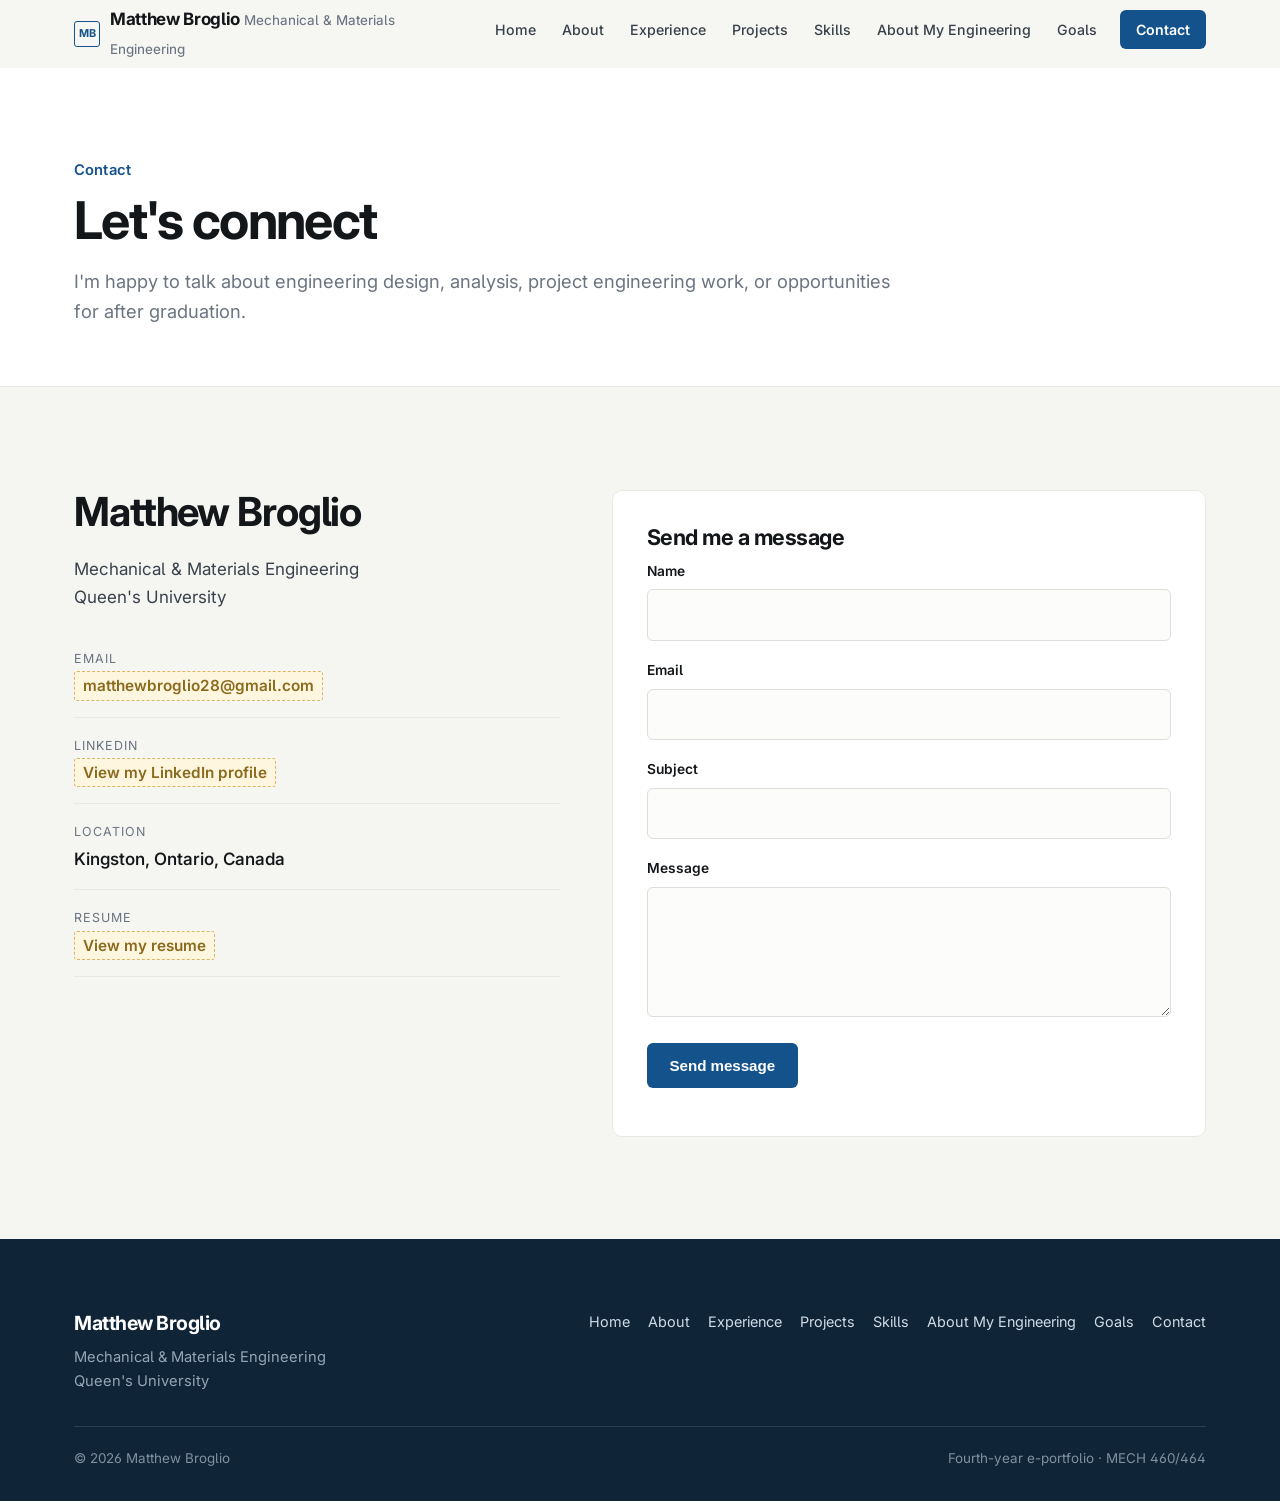
<file: contact.html>
<!DOCTYPE html>
<html lang="en">
<head>
<meta charset="utf-8">
<meta name="viewport" content="width=device-width, initial-scale=1">
<title>Contact | Matthew Broglio</title>
<meta name="description" content="Get in touch with Matthew Broglio, fourth-year Mechanical and Materials Engineering student at Queen's University.">
<meta name="author" content="Matthew Broglio">
<meta property="og:title" content="Contact | Matthew Broglio">
<meta property="og:description" content="Get in touch with Matthew Broglio, fourth-year Mechanical and Materials Engineering student at Queen's University.">
<meta property="og:type" content="website">
<link rel="preconnect" href="https://fonts.googleapis.com">
<link rel="preconnect" href="https://fonts.gstatic.com" crossorigin>
<link href="https://fonts.googleapis.com/css2?family=Inter:wght@400;450;500;550;600;650;700&display=swap" rel="stylesheet">
<link rel="stylesheet" href="assets/css/style.css">
<link rel="icon" href="data:image/svg+xml,<svg xmlns='http://www.w3.org/2000/svg' viewBox='0 0 32 32'><rect width='32' height='32' rx='6' fill='%2314528c'/><text x='16' y='22' font-family='Inter,sans-serif' font-size='15' font-weight='700' fill='white' text-anchor='middle'>MB</text></svg>">
</head>
<body>
  <a class="skip-link" href="#main">Skip to content</a>

  <header class="nav">
    <div class="wrap nav-inner">
      <a class="brand" href="index.html">
        <span class="brand-mark" aria-hidden="true">MB</span>
        <span>Matthew Broglio <span class="brand-sub">Mechanical &amp; Materials Engineering</span></span>
      </a>
      <nav aria-label="Main">
        <ul class="nav-links">
            <li><a href="index.html">Home</a></li>
            <li><a href="about.html">About</a></li>
            <li><a href="experience.html">Experience</a></li>
            <li><a href="projects.html">Projects</a></li>
            <li><a href="skills.html">Skills</a></li>
            <li><a href="engineer.html">About My Engineering</a></li>
            <li><a href="goals.html">Goals</a></li>
            <li><a href="contact.html" class="nav-contact is-active">Contact</a></li>
        </ul>
      </nav>
      <button class="nav-toggle" type="button" aria-expanded="false" aria-controls="mobile-menu" aria-label="Open menu"><span></span></button>
    </div>
  </header>
  <div class="nav-mobile" id="mobile-menu">
    <nav aria-label="Mobile">
      <ul>
          <li><a href="index.html">Home</a></li>
          <li><a href="about.html">About</a></li>
          <li><a href="experience.html">Experience</a></li>
          <li><a href="projects.html">Projects</a></li>
          <li><a href="skills.html">Skills</a></li>
          <li><a href="engineer.html">About My Engineering</a></li>
          <li><a href="goals.html">Goals</a></li>
      </ul>
      <a class="btn btn-primary" href="contact.html">Contact me</a>
    </nav>
  </div>

  <main id="main">

    <section class="page-head">
      <div class="wrap">
        <p class="kicker">Contact</p>
        <h1>Let's connect</h1>
        <p>I'm happy to talk about engineering design, analysis, project engineering work, or opportunities for after graduation.</p>
      </div>
    </section>

    <section class="section">
      <div class="wrap">
        <div class="contact-grid">
          <div class="reveal">
            <h2>Matthew Broglio</h2>
            <p>Mechanical &amp; Materials Engineering<br>Queen's University</p>
            <ul class="contact-list" style="margin-top:22px">
              <li>
                <a href="mailto:matthewbroglio28@gmail.com">
                  <span>
                    <span class="ci-label">Email</span>
                    <span class="ci-value"><span class="placeholder">matthewbroglio28@gmail.com</span></span>
                  </span>
                </a>
              </li>
              <li>
                <a href="https://www.linkedin.com/in/matthew-broglio-0105a1261/?lipi=urn%3Ali%3Apage%3Ad_flagship3_profile_view_base_contact_details%3BoGOzFyEwQzWNEDE2K2eboQ%3D%3D">
                  <span>
                    <span class="ci-label">LinkedIn</span>
                    <span class="ci-value"><span class="placeholder">View my LinkedIn profile</span></span>
                  </span>
                </a>
              </li>
              <li>
                <span class="ci">
                  <span>
                    <span class="ci-label">Location</span>
                    <span class="ci-value">Kingston, Ontario, Canada</span>
                  </span>
                </span>
              </li>
              <li>
                <a href="assets/Matthew_Broglio_Resume.pdf">
                  <span>
                    <span class="ci-label">Resume</span>
                    <span class="ci-value"><span class="placeholder">View my resume</span></span>
                  </span>
                </a>
              </li>
            </ul>
  
          </div>

          <div class="reveal">
            <form class="form" id="contact-form" data-email="matthewbroglio28@gmail.com" novalidate>
              <h3>Send me a message</h3>
              <div class="field">
                <label for="name">Name</label>
                <input type="text" id="name" name="name" autocomplete="name" required>
              </div>
              <div class="field">
                <label for="email">Email</label>
                <input type="email" id="email" name="email" autocomplete="email" required>
              </div>
              <div class="field">
                <label for="subject">Subject</label>
                <input type="text" id="subject" name="subject">
              </div>
              <div class="field">
                <label for="message">Message</label>
                <textarea id="message" name="message" required></textarea>
              </div>
              <button class="btn btn-primary" type="submit">Send message</button>
              <p class="form-status" id="form-status" role="status"></p>
            </form>
          </div>
        </div>
      </div>
    </section>

  </main>

  <footer class="footer">
    <div class="wrap">
      <div class="footer-top">
        <div>
          <p class="footer-name">Matthew Broglio</p>
          <p class="footer-sub">Mechanical &amp; Materials Engineering<br>Queen's University</p>
        </div>
        <nav aria-label="Footer">
          <ul class="footer-nav"><li><a href="index.html">Home</a></li> <li><a href="about.html">About</a></li> <li><a href="experience.html">Experience</a></li> <li><a href="projects.html">Projects</a></li> <li><a href="skills.html">Skills</a></li> <li><a href="engineer.html">About My Engineering</a></li> <li><a href="goals.html">Goals</a></li> <li><a href="contact.html">Contact</a></li></ul>
        </nav>
      </div>
      <div class="footer-bottom">
        <span>&copy; <span id="year">2026</span> Matthew Broglio</span>
        <span>Fourth-year e-portfolio &middot; MECH 460/464</span>
      </div>
    </div>
  </footer>

  <script src="assets/js/main.js"></script>
</body>
</html>
</file>
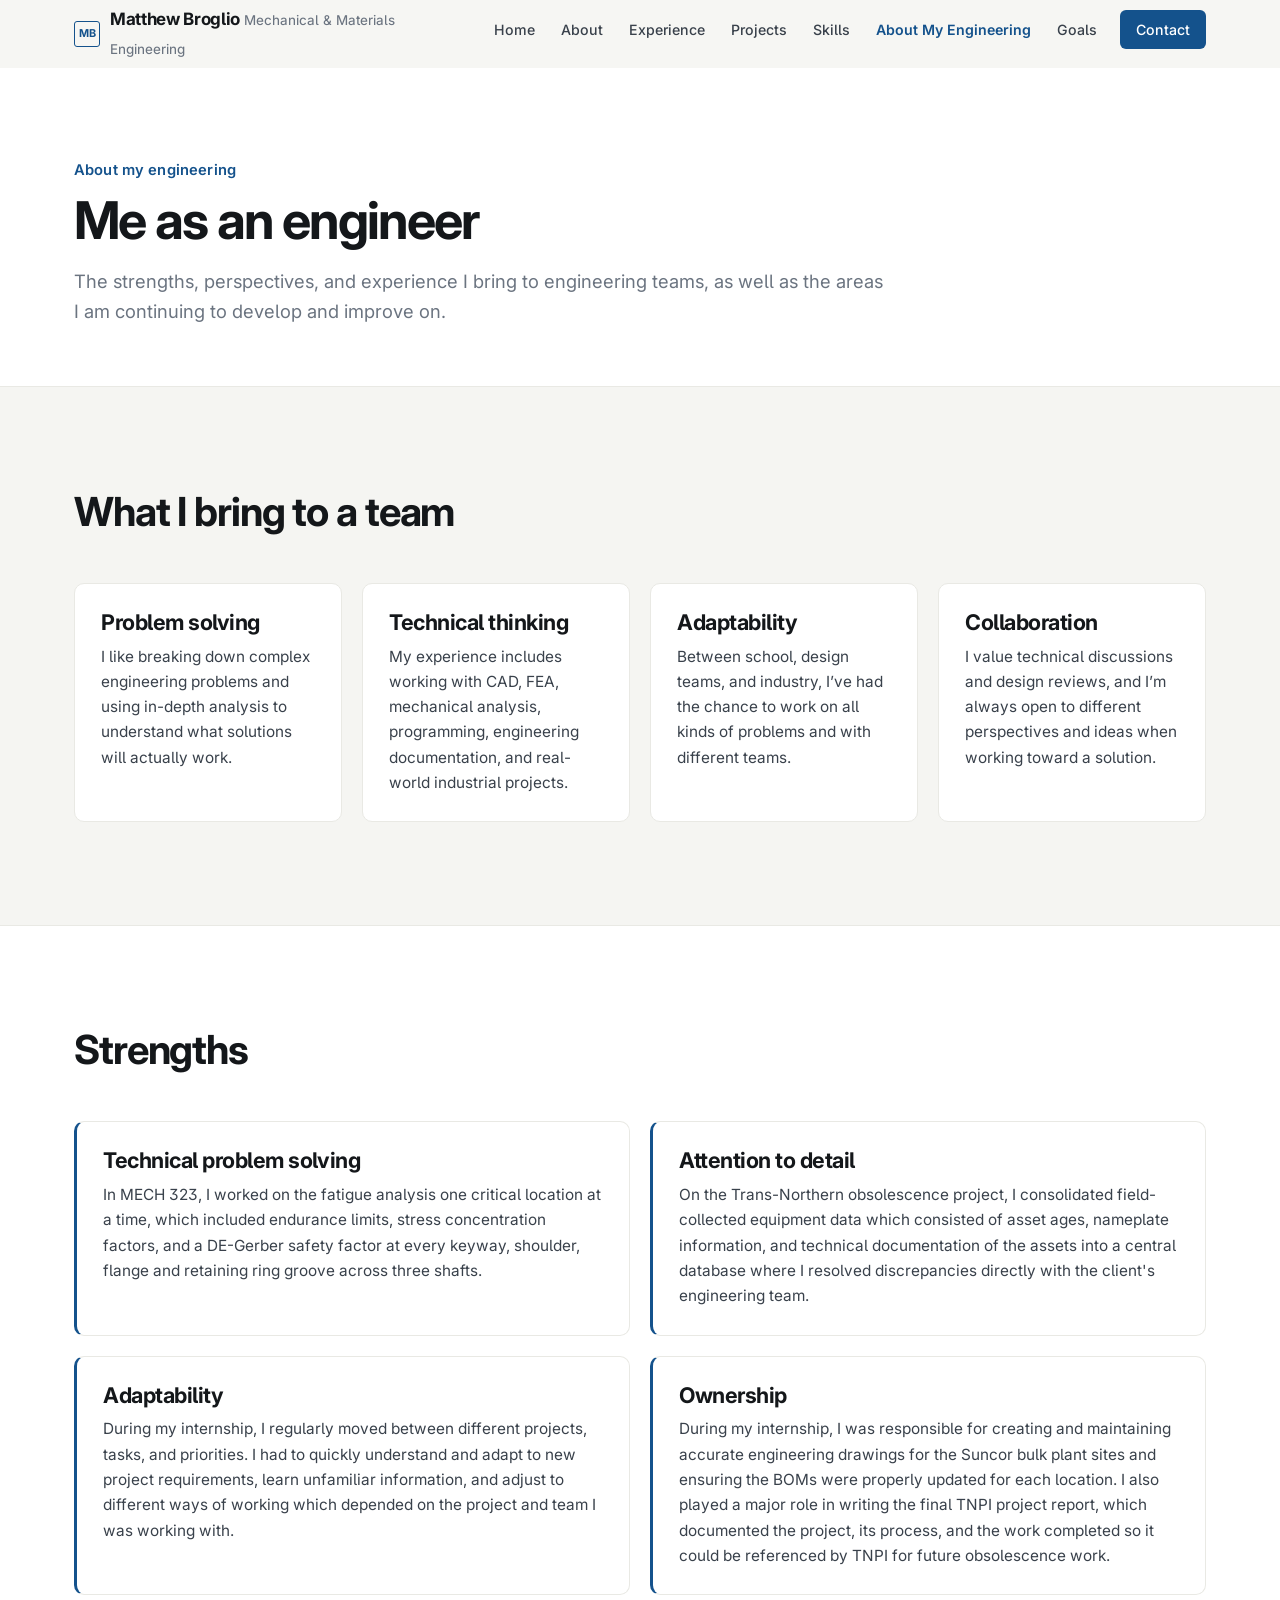
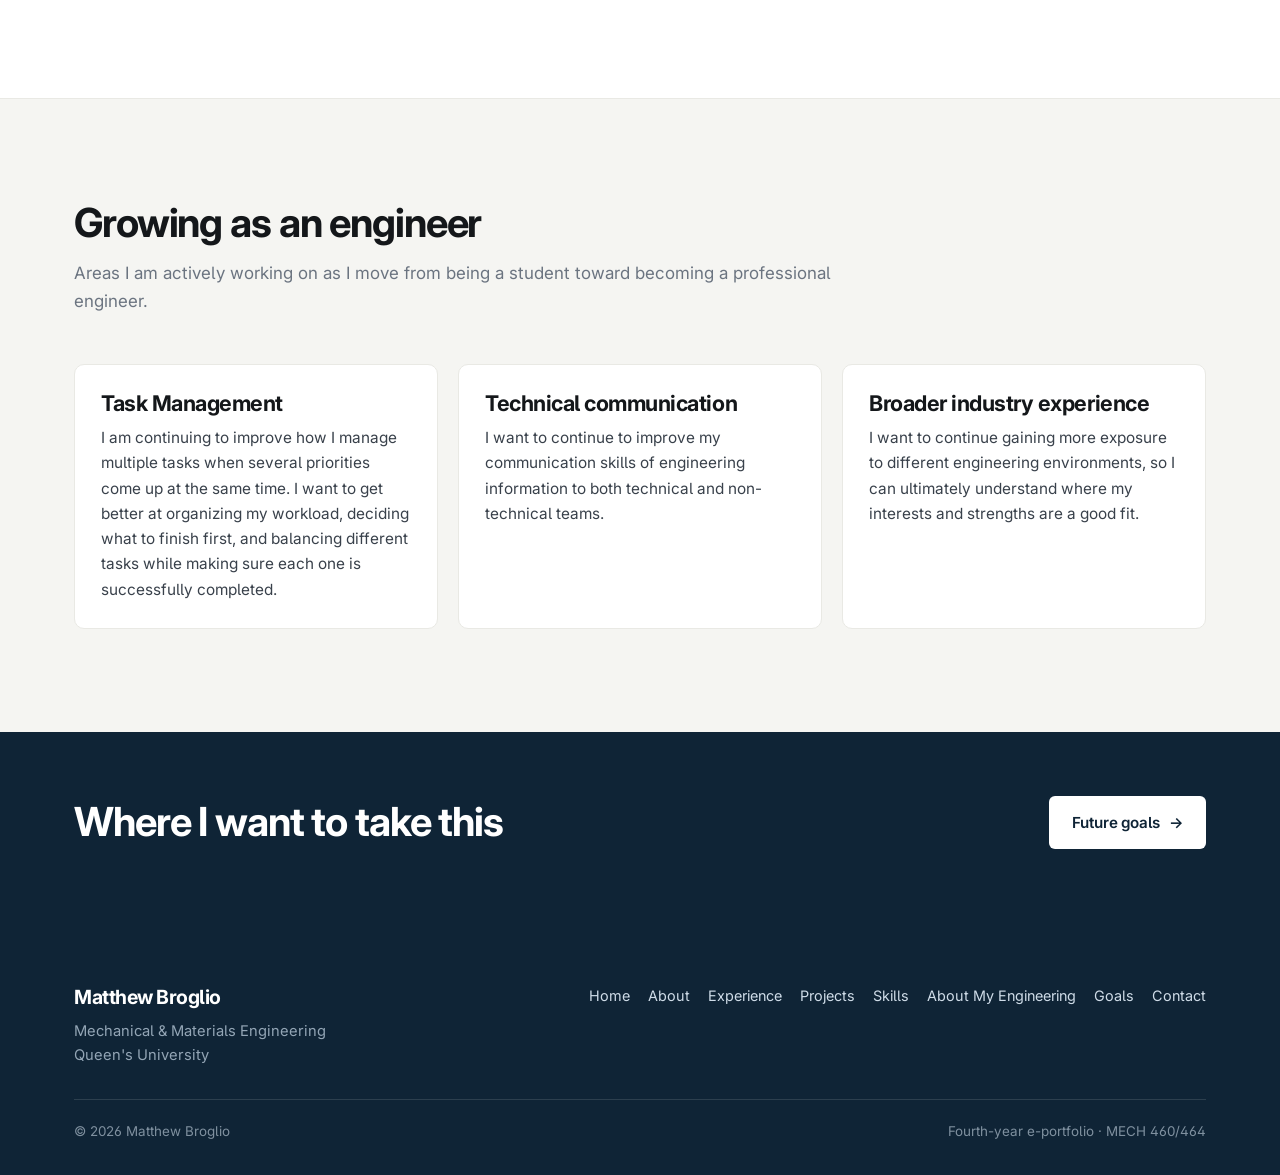
<file: engineer.html>
<!DOCTYPE html>
<html lang="en">
<head>
<meta charset="utf-8">
<meta name="viewport" content="width=device-width, initial-scale=1">
<title>Me as an engineer | Matthew Broglio</title>
<meta name="description" content="Strengths, contributions to a team, and the areas Matthew Broglio is continuing to develop as an engineer.">
<meta name="author" content="Matthew Broglio">
<meta property="og:title" content="Me as an engineer | Matthew Broglio">
<meta property="og:description" content="Strengths, contributions to a team, and the areas Matthew Broglio is continuing to develop as an engineer.">
<meta property="og:type" content="website">
<link rel="preconnect" href="https://fonts.googleapis.com">
<link rel="preconnect" href="https://fonts.gstatic.com" crossorigin>
<link href="https://fonts.googleapis.com/css2?family=Inter:wght@400;450;500;550;600;650;700&display=swap" rel="stylesheet">
<link rel="stylesheet" href="assets/css/style.css">
<link rel="icon" href="data:image/svg+xml,<svg xmlns='http://www.w3.org/2000/svg' viewBox='0 0 32 32'><rect width='32' height='32' rx='6' fill='%2314528c'/><text x='16' y='22' font-family='Inter,sans-serif' font-size='15' font-weight='700' fill='white' text-anchor='middle'>MB</text></svg>">
</head>
<body>
  <a class="skip-link" href="#main">Skip to content</a>

  <header class="nav">
    <div class="wrap nav-inner">
      <a class="brand" href="index.html">
        <span class="brand-mark" aria-hidden="true">MB</span>
        <span>Matthew Broglio <span class="brand-sub">Mechanical &amp; Materials Engineering</span></span>
      </a>
      <nav aria-label="Main">
        <ul class="nav-links">
            <li><a href="index.html">Home</a></li>
            <li><a href="about.html">About</a></li>
            <li><a href="experience.html">Experience</a></li>
            <li><a href="projects.html">Projects</a></li>
            <li><a href="skills.html">Skills</a></li>
            <li><a href="engineer.html" class="is-active">About My Engineering</a></li>
            <li><a href="goals.html">Goals</a></li>
            <li><a href="contact.html" class="nav-contact">Contact</a></li>
        </ul>
      </nav>
      <button class="nav-toggle" type="button" aria-expanded="false" aria-controls="mobile-menu" aria-label="Open menu"><span></span></button>
    </div>
  </header>
  <div class="nav-mobile" id="mobile-menu">
    <nav aria-label="Mobile">
      <ul>
          <li><a href="index.html">Home</a></li>
          <li><a href="about.html">About</a></li>
          <li><a href="experience.html">Experience</a></li>
          <li><a href="projects.html">Projects</a></li>
          <li><a href="skills.html">Skills</a></li>
          <li><a href="engineer.html" class="is-active">About My Engineering</a></li>
          <li><a href="goals.html">Goals</a></li>
      </ul>
      <a class="btn btn-primary" href="contact.html">Contact me</a>
    </nav>
  </div>

  <main id="main">

    <section class="page-head">
      <div class="wrap">
        <p class="kicker">About my engineering</p>
        <h1>Me as an engineer</h1>
        <p>The strengths, perspectives, and experience I bring to engineering teams, as well as the areas I am continuing to develop and improve on.</p>
      </div>
    </section>

    <section class="section">
      <div class="wrap">
        <div class="section-head reveal">
          <h2>What I bring to a team</h2>
        </div>
        <div class="grid grid-4 reveal">
          <article class="card card--hover">
            <h3>Problem solving</h3>
            <p>I like breaking down complex engineering problems and using in-depth analysis to understand what solutions will actually work.</p>
          </article>
          <article class="card card--hover">
            <h3>Technical thinking</h3>
            <p>My experience includes working with CAD, FEA, mechanical analysis, programming, engineering documentation, and real-world industrial projects.</p>
          </article>
          <article class="card card--hover">
            <h3>Adaptability</h3>
            <p>Between school, design teams, and industry, I’ve had the chance to work on all kinds of problems and with different teams.</p>
          </article>
          <article class="card card--hover">
            <h3>Collaboration</h3>
            <p>I value technical discussions and design reviews, and I’m always open to different perspectives and ideas when working toward a solution.</p>
          </article>
        </div>
      </div>
    </section>

    <section class="section section--alt">
      <div class="wrap">
        <div class="section-head reveal">
          <h2>Strengths</h2>
        </div>
        <div class="grid grid-2 reveal">

          <article class="card card--accent">
            <h3>Technical problem solving</h3>
            <p>In MECH 323, I worked on the fatigue analysis one critical location at a time, which included endurance limits, stress concentration factors, and a DE-Gerber safety factor at every keyway, shoulder, flange and retaining ring groove across three shafts.</p>
          </article>

          <article class="card card--accent">
            <h3>Attention to detail</h3>
            <p>On the Trans-Northern obsolescence project, I consolidated field-collected equipment data which consisted of asset ages, nameplate information, and technical documentation of the assets into a central database where I resolved discrepancies directly with the client's engineering team.</p>
          </article>

          <article class="card card--accent">
            <h3>Adaptability</h3>
            <p>During my internship, I regularly moved between different projects, tasks, and priorities. I had to quickly understand and adapt to new project requirements, learn unfamiliar information, and adjust to different ways of working which depended on the project and team I was working with.</p>
          </article>

          <article class="card card--accent">
            <h3>Ownership</h3>
            <p>During my internship, I was responsible for creating and maintaining accurate engineering drawings for the Suncor bulk plant sites and ensuring the BOMs were properly updated for each location. I also played a major role in writing the final TNPI project report, which documented the project, its process, and the work completed so it could be referenced by TNPI for future obsolescence work.</p>
          </article>

        </div>
      </div>
    </section>

    <section class="section">
      <div class="wrap">
        <div class="section-head reveal">
          <h2>Growing as an engineer</h2>
          <p>Areas I am actively working on as I move from being a student toward becoming a professional engineer.</p>
        </div>
        <div class="grid grid-3 reveal">
          <article class="card">
            <h3>Task Management</h3>
            <p>I am continuing to improve how I manage multiple tasks when several priorities come up at the same time. I want to get better at organizing my workload, deciding what to finish first, and balancing different tasks while making sure each one is successfully completed.</p>
          </article>
          <article class="card">
            <h3>Technical communication</h3>
            <p>I want to continue to improve my communication skills of engineering information to both technical and non-technical teams.</p>
          </article>
          <article class="card">
            <h3>Broader industry experience</h3>
            <p>I want to continue gaining more exposure to different engineering environments, so I can ultimately understand where my interests and strengths are a good fit.</p>
          </article>
        </div>
      </div>
    </section>

    <section class="section section--dark section--tight">
      <div class="wrap">
        <div class="grid grid-2 reveal" style="gap:24px;align-items:center">
          <h2 style="margin:0">Where I want to take this</h2>
          <div class="btn-row" style="justify-content:flex-end">
            <a class="btn btn-on-dark" href="goals.html">Future goals <span class="arrow" aria-hidden="true">&rarr;</span></a>
          </div>
        </div>
      </div>
    </section>

  </main>

  <footer class="footer">
    <div class="wrap">
      <div class="footer-top">
        <div>
          <p class="footer-name">Matthew Broglio</p>
          <p class="footer-sub">Mechanical &amp; Materials Engineering<br>Queen's University</p>
        </div>
        <nav aria-label="Footer">
          <ul class="footer-nav"><li><a href="index.html">Home</a></li> <li><a href="about.html">About</a></li> <li><a href="experience.html">Experience</a></li> <li><a href="projects.html">Projects</a></li> <li><a href="skills.html">Skills</a></li> <li><a href="engineer.html">About My Engineering</a></li> <li><a href="goals.html">Goals</a></li> <li><a href="contact.html">Contact</a></li></ul>
        </nav>
      </div>
      <div class="footer-bottom">
        <span>&copy; <span id="year">2026</span> Matthew Broglio</span>
        <span>Fourth-year e-portfolio &middot; MECH 460/464</span>
      </div>
    </div>
  </footer>

  <script src="assets/js/main.js"></script>
</body>
</html>
</file>
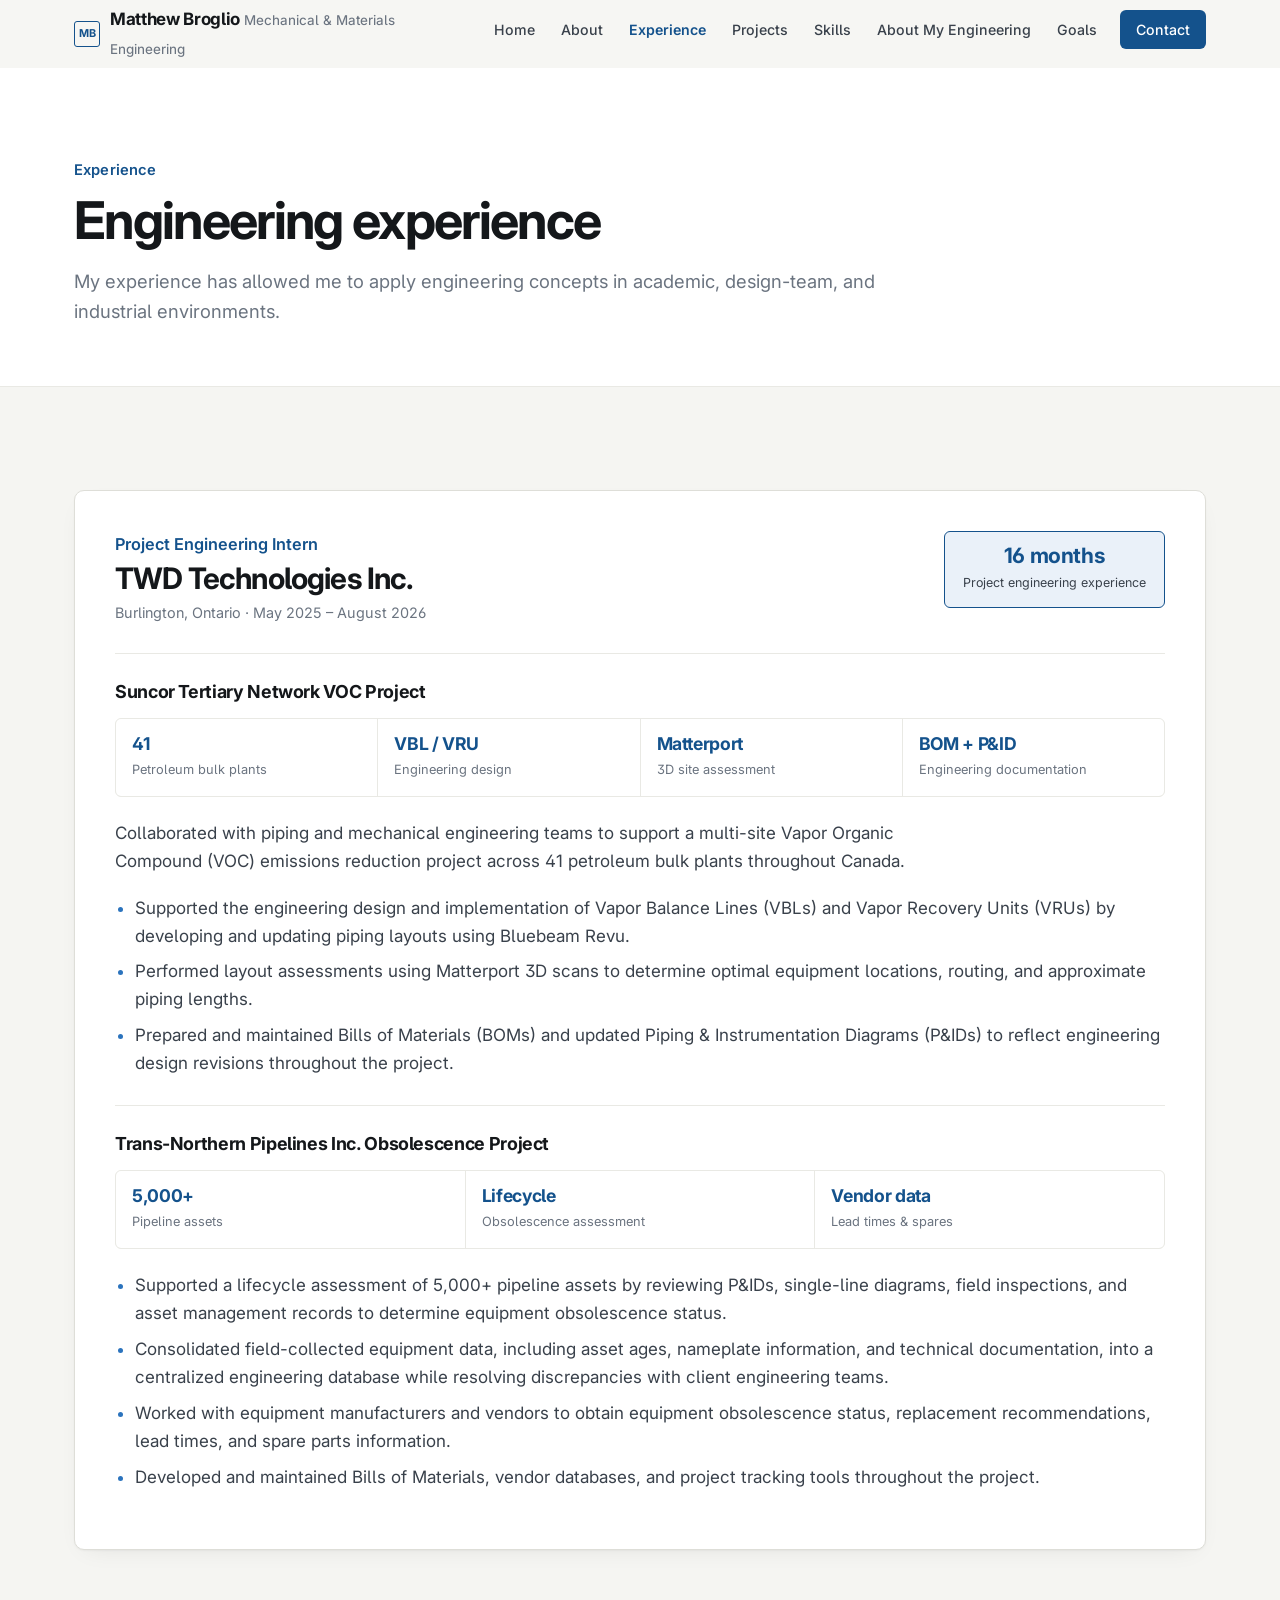
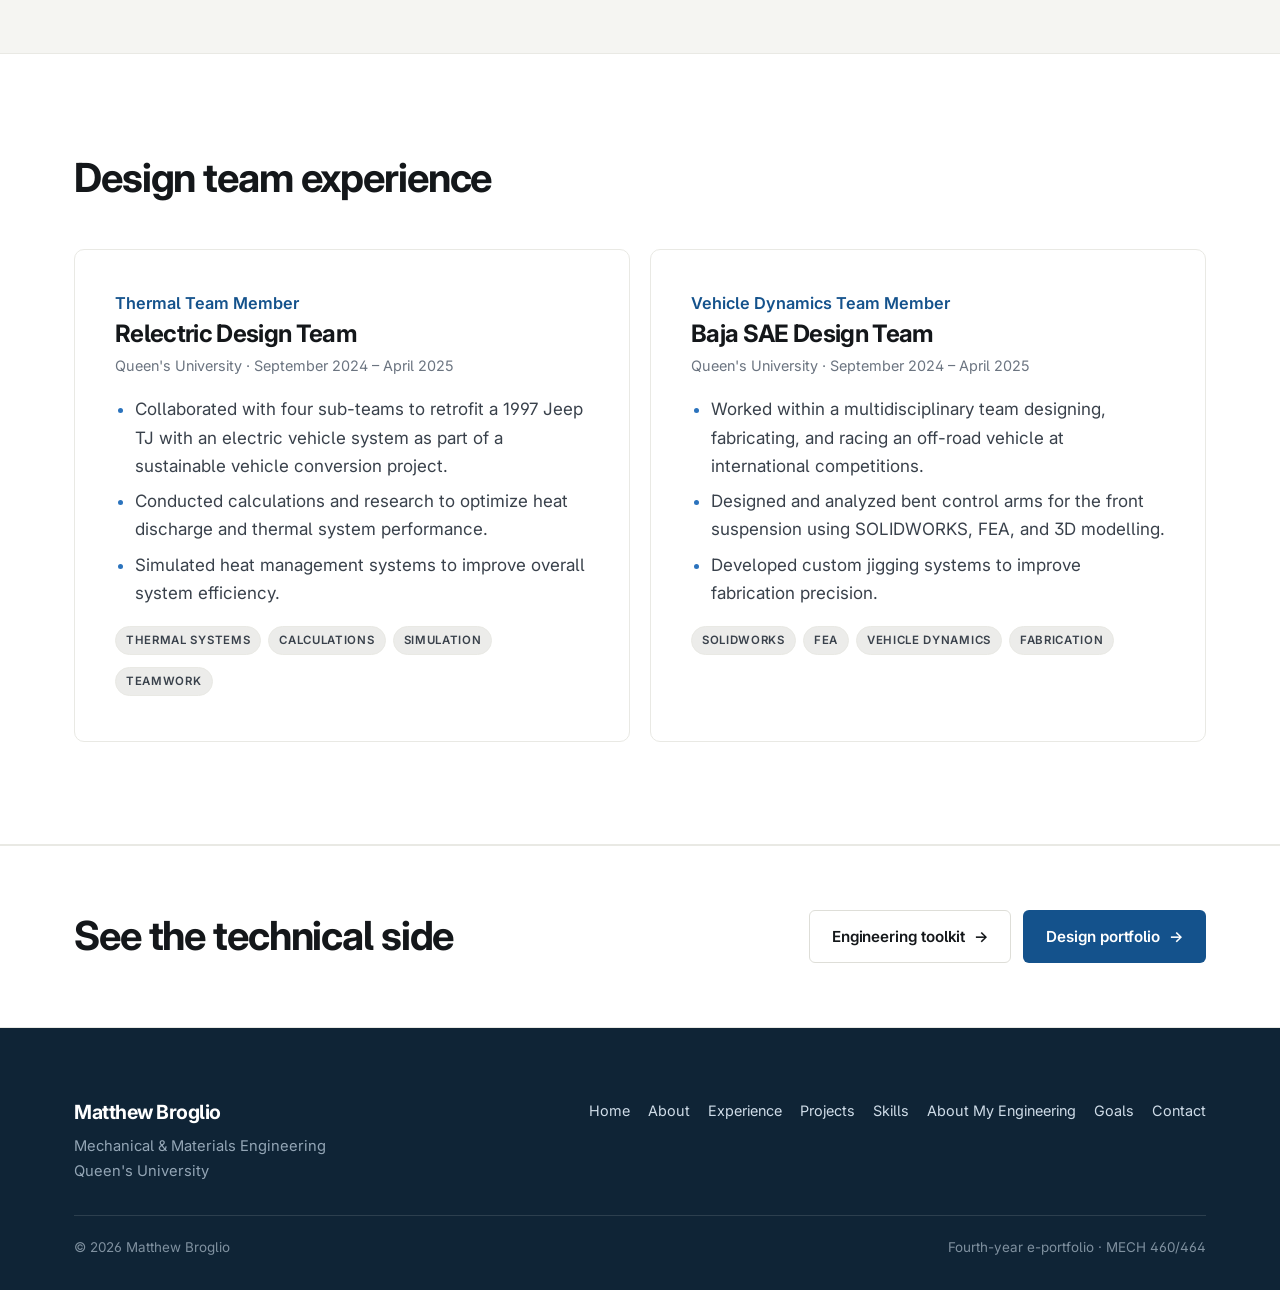
<file: experience.html>
<!DOCTYPE html>
<html lang="en">
<head>
<meta charset="utf-8">
<meta name="viewport" content="width=device-width, initial-scale=1">
<title>Experience | Matthew Broglio</title>
<meta name="description" content="Project engineering experience at TWD Technologies, plus Relectric and Baja SAE design team work at Queen's University.">
<meta name="author" content="Matthew Broglio">
<meta property="og:title" content="Experience | Matthew Broglio">
<meta property="og:description" content="Project engineering experience at TWD Technologies, plus Relectric and Baja SAE design team work at Queen's University.">
<meta property="og:type" content="website">
<link rel="preconnect" href="https://fonts.googleapis.com">
<link rel="preconnect" href="https://fonts.gstatic.com" crossorigin>
<link href="https://fonts.googleapis.com/css2?family=Inter:wght@400;450;500;550;600;650;700&display=swap" rel="stylesheet">
<link rel="stylesheet" href="assets/css/style.css">
<link rel="icon" href="data:image/svg+xml,<svg xmlns='http://www.w3.org/2000/svg' viewBox='0 0 32 32'><rect width='32' height='32' rx='6' fill='%2314528c'/><text x='16' y='22' font-family='Inter,sans-serif' font-size='15' font-weight='700' fill='white' text-anchor='middle'>MB</text></svg>">
</head>
<body>
  <a class="skip-link" href="#main">Skip to content</a>

  <header class="nav">
    <div class="wrap nav-inner">
      <a class="brand" href="index.html">
        <span class="brand-mark" aria-hidden="true">MB</span>
        <span>Matthew Broglio <span class="brand-sub">Mechanical &amp; Materials Engineering</span></span>
      </a>
      <nav aria-label="Main">
        <ul class="nav-links">
            <li><a href="index.html">Home</a></li>
            <li><a href="about.html">About</a></li>
            <li><a href="experience.html" class="is-active">Experience</a></li>
            <li><a href="projects.html">Projects</a></li>
            <li><a href="skills.html">Skills</a></li>
            <li><a href="engineer.html">About My Engineering</a></li>
            <li><a href="goals.html">Goals</a></li>
            <li><a href="contact.html" class="nav-contact">Contact</a></li>
        </ul>
      </nav>
      <button class="nav-toggle" type="button" aria-expanded="false" aria-controls="mobile-menu" aria-label="Open menu"><span></span></button>
    </div>
  </header>
  <div class="nav-mobile" id="mobile-menu">
    <nav aria-label="Mobile">
      <ul>
          <li><a href="index.html">Home</a></li>
          <li><a href="about.html">About</a></li>
          <li><a href="experience.html" class="is-active">Experience</a></li>
          <li><a href="projects.html">Projects</a></li>
          <li><a href="skills.html">Skills</a></li>
          <li><a href="engineer.html">About My Engineering</a></li>
          <li><a href="goals.html">Goals</a></li>
      </ul>
      <a class="btn btn-primary" href="contact.html">Contact me</a>
    </nav>
  </div>

  <main id="main">

    <section class="page-head">
      <div class="wrap">
        <p class="kicker">Experience</p>
        <h1>Engineering experience</h1>
        <p>My experience has allowed me to apply engineering concepts in academic, design-team, and industrial environments.</p>
      </div>
    </section>

    <section class="section" id="twd">
      <div class="wrap">
        <article class="exp exp--feature reveal">
          <div class="exp-top">
            <div>
              <p class="exp-role">Project Engineering Intern</p>
              <h2 class="exp-org">TWD Technologies Inc.</h2>
              <p class="exp-where">Burlington, Ontario &middot; May 2025 &ndash; August 2026</p>
            </div>
            <div class="badge">
              <span class="badge-value">16 months</span>
              <span class="badge-label">Project engineering experience</span>
            </div>
          </div>

          <div class="subproject">
            <h4>Suncor Tertiary Network VOC Project</h4>
            <div class="kv">
              <div><span class="kv-value">41</span><span class="kv-label">Petroleum bulk plants</span></div>
              <div><span class="kv-value">VBL / VRU</span><span class="kv-label">Engineering design</span></div>
              <div><span class="kv-value">Matterport</span><span class="kv-label">3D site assessment</span></div>
              <div><span class="kv-value">BOM + P&amp;ID</span><span class="kv-label">Engineering documentation</span></div>
            </div>
            <p>Collaborated with piping and mechanical engineering teams to support a multi-site Vapor Organic Compound (VOC) emissions reduction project across 41 petroleum bulk plants throughout Canada.</p>
            <ul>
              <li>Supported the engineering design and implementation of Vapor Balance Lines (VBLs) and Vapor Recovery Units (VRUs) by developing and updating piping layouts using Bluebeam Revu.</li>
              <li>Performed layout assessments using Matterport 3D scans to determine optimal equipment locations, routing, and approximate piping lengths.</li>
              <li>Prepared and maintained Bills of Materials (BOMs) and updated Piping &amp; Instrumentation Diagrams (P&amp;IDs) to reflect engineering design revisions throughout the project.</li>
            </ul>
          </div>

          <div class="subproject">
            <h4>Trans-Northern Pipelines Inc. Obsolescence Project</h4>
            <div class="kv" style="grid-template-columns:repeat(3,minmax(0,1fr))">
              <div><span class="kv-value">5,000+</span><span class="kv-label">Pipeline assets</span></div>
              <div><span class="kv-value">Lifecycle</span><span class="kv-label">Obsolescence assessment</span></div>
              <div><span class="kv-value">Vendor data</span><span class="kv-label">Lead times &amp; spares</span></div>
            </div>
            <ul>
              <li>Supported a lifecycle assessment of 5,000+ pipeline assets by reviewing P&amp;IDs, single-line diagrams, field inspections, and asset management records to determine equipment obsolescence status.</li>
              <li>Consolidated field-collected equipment data, including asset ages, nameplate information, and technical documentation, into a centralized engineering database while resolving discrepancies with client engineering teams.</li>
              <li>Worked with equipment manufacturers and vendors to obtain equipment obsolescence status, replacement recommendations, lead times, and spare parts information.</li>
              <li>Developed and maintained Bills of Materials, vendor databases, and project tracking tools throughout the project.</li>
            </ul>
          </div>
        </article>
      </div>
    </section>

    <section class="section section--alt" id="design-teams">
      <div class="wrap">
        <div class="section-head reveal">
          <h2>Design team experience</h2>
        </div>
        <div class="grid grid-2 reveal">

          <article class="exp card--hover" id="relectric">
            <p class="exp-role">Thermal Team Member</p>
            <h3 class="exp-org" style="font-size:clamp(1.2rem,2vw,1.5rem)">Relectric Design Team</h3>
            <p class="exp-where" style="margin-bottom:18px">Queen's University &middot; September 2024 &ndash; April 2025</p>
            <ul>
              <li>Collaborated with four sub-teams to retrofit a 1997 Jeep TJ with an electric vehicle system as part of a sustainable vehicle conversion project.</li>
              <li>Conducted calculations and research to optimize heat discharge and thermal system performance.</li>
              <li>Simulated heat management systems to improve overall system efficiency.</li>
            </ul>
            <ul class="tags">
              <li class="tag">Thermal systems</li><li class="tag">Calculations</li><li class="tag">Simulation</li><li class="tag">Teamwork</li>
            </ul>
          </article>

          <article class="exp card--hover" id="baja">
            <p class="exp-role">Vehicle Dynamics Team Member</p>
            <h3 class="exp-org" style="font-size:clamp(1.2rem,2vw,1.5rem)">Baja SAE Design Team</h3>
            <p class="exp-where" style="margin-bottom:18px">Queen's University &middot; September 2024 &ndash; April 2025</p>
            <ul>
              <li>Worked within a multidisciplinary team designing, fabricating, and racing an off-road vehicle at international competitions.</li>
              <li>Designed and analyzed bent control arms for the front suspension using SOLIDWORKS, FEA, and 3D modelling.</li>
              <li>Developed custom jigging systems to improve fabrication precision.</li>
            </ul>
            <ul class="tags">
              <li class="tag">SOLIDWORKS</li><li class="tag">FEA</li><li class="tag">Vehicle dynamics</li><li class="tag">Fabrication</li>
            </ul>
          </article>

        </div>
      </div>
    </section>

    <section class="section section--alt section--tight">
      <div class="wrap">
        <div class="grid grid-2 reveal" style="gap:24px;align-items:center">
          <h2 style="margin:0">See the technical side</h2>
          <div class="btn-row" style="justify-content:flex-end">
            <a class="btn btn-secondary" href="skills.html">Engineering toolkit <span class="arrow" aria-hidden="true">&rarr;</span></a>
            <a class="btn btn-primary" href="projects.html">Design portfolio <span class="arrow" aria-hidden="true">&rarr;</span></a>
          </div>
        </div>
      </div>
    </section>

  </main>

  <footer class="footer">
    <div class="wrap">
      <div class="footer-top">
        <div>
          <p class="footer-name">Matthew Broglio</p>
          <p class="footer-sub">Mechanical &amp; Materials Engineering<br>Queen's University</p>
        </div>
        <nav aria-label="Footer">
          <ul class="footer-nav"><li><a href="index.html">Home</a></li> <li><a href="about.html">About</a></li> <li><a href="experience.html">Experience</a></li> <li><a href="projects.html">Projects</a></li> <li><a href="skills.html">Skills</a></li> <li><a href="engineer.html">About My Engineering</a></li> <li><a href="goals.html">Goals</a></li> <li><a href="contact.html">Contact</a></li></ul>
        </nav>
      </div>
      <div class="footer-bottom">
        <span>&copy; <span id="year">2026</span> Matthew Broglio</span>
        <span>Fourth-year e-portfolio &middot; MECH 460/464</span>
      </div>
    </div>
  </footer>

  <script src="assets/js/main.js"></script>
</body>
</html>
</file>
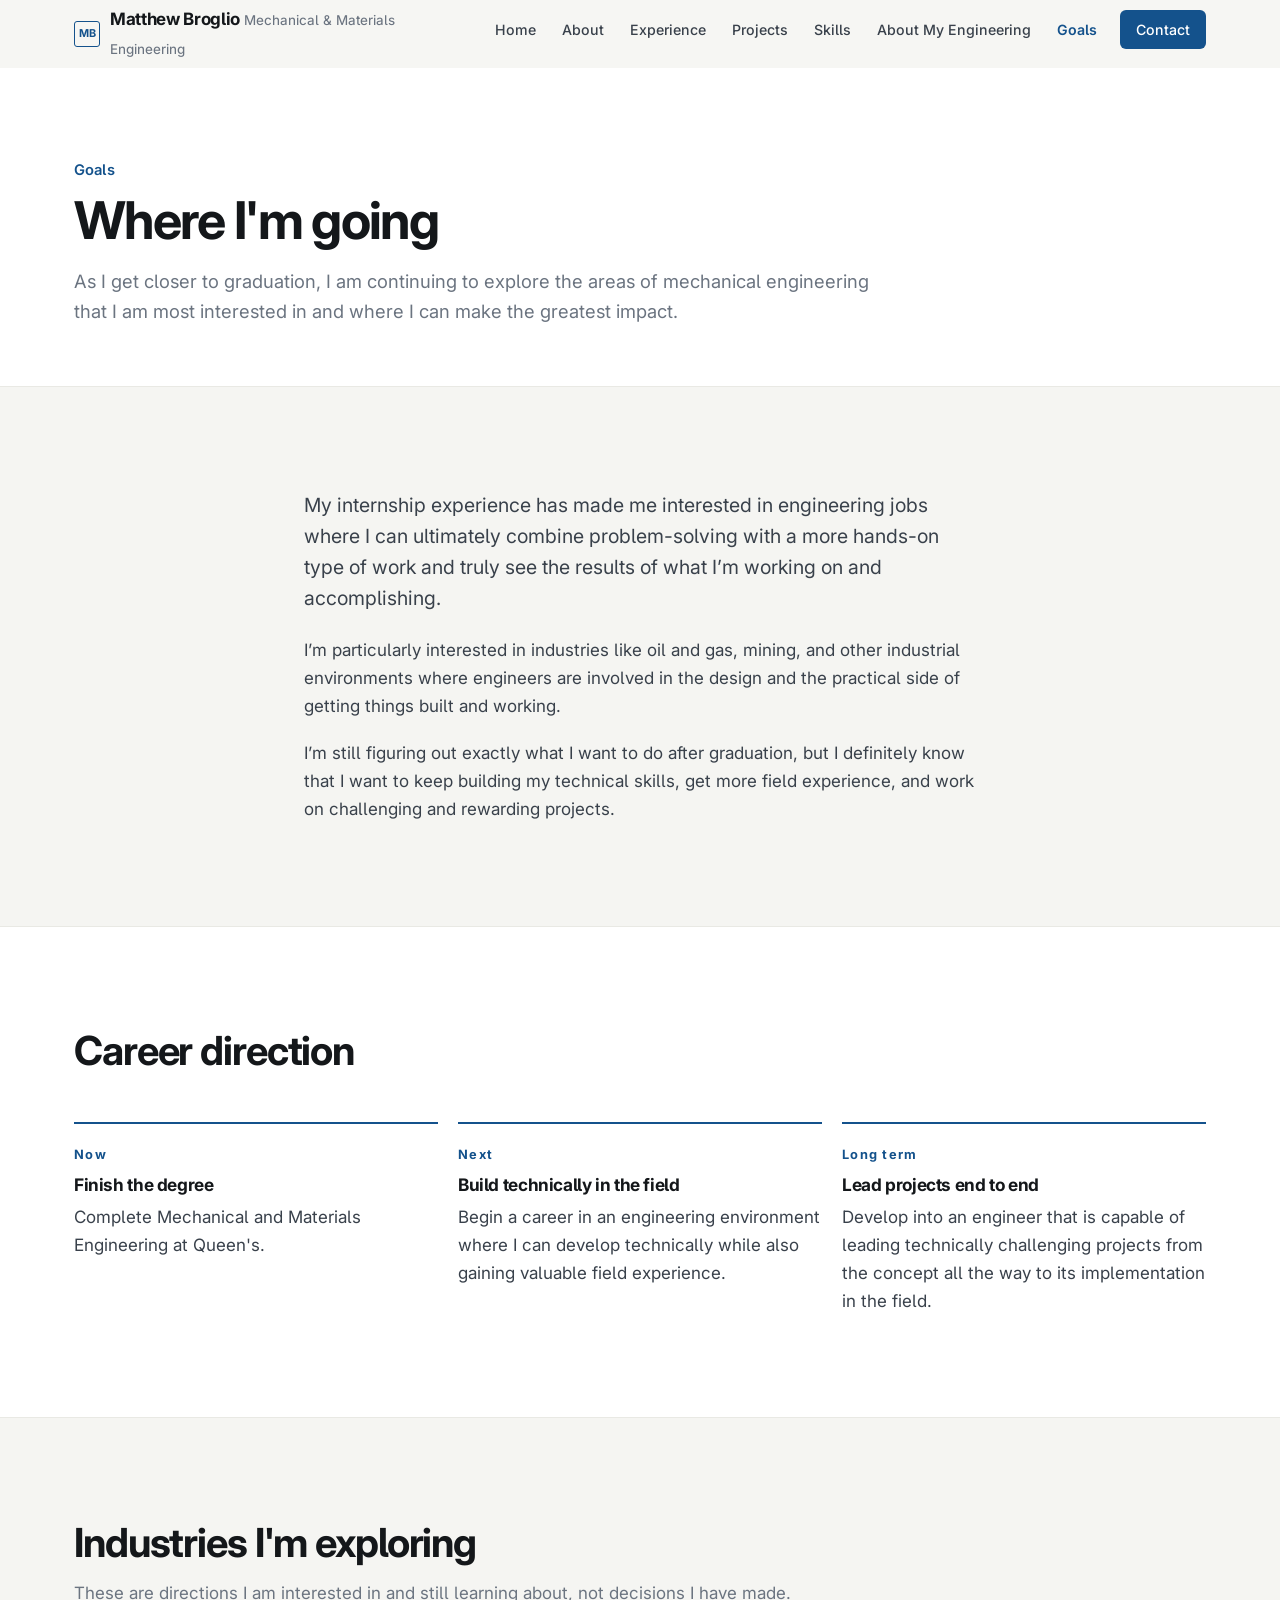
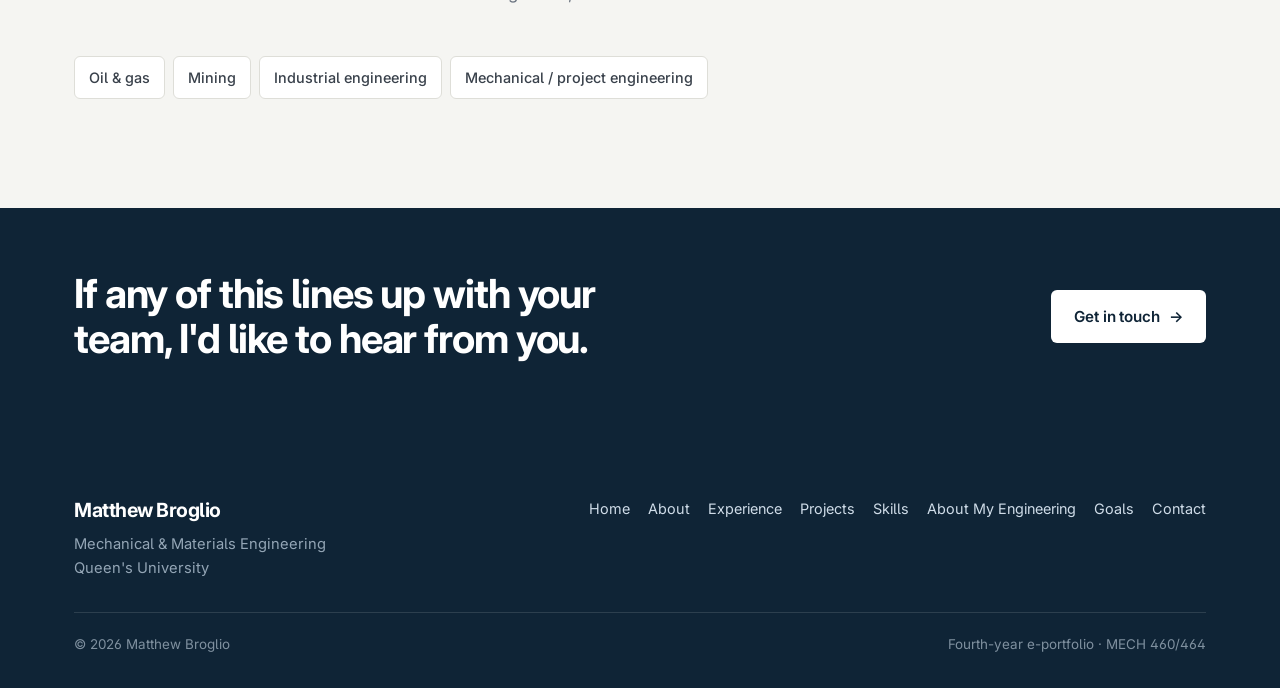
<file: goals.html>
<!DOCTYPE html>
<html lang="en">
<head>
<meta charset="utf-8">
<meta name="viewport" content="width=device-width, initial-scale=1">
<title>Future goals | Matthew Broglio</title>
<meta name="description" content="Career direction and the engineering industries Matthew Broglio is exploring as he approaches graduation.">
<meta name="author" content="Matthew Broglio">
<meta property="og:title" content="Future goals | Matthew Broglio">
<meta property="og:description" content="Career direction and the engineering industries Matthew Broglio is exploring as he approaches graduation.">
<meta property="og:type" content="website">
<link rel="preconnect" href="https://fonts.googleapis.com">
<link rel="preconnect" href="https://fonts.gstatic.com" crossorigin>
<link href="https://fonts.googleapis.com/css2?family=Inter:wght@400;450;500;550;600;650;700&display=swap" rel="stylesheet">
<link rel="stylesheet" href="assets/css/style.css">
<link rel="icon" href="data:image/svg+xml,<svg xmlns='http://www.w3.org/2000/svg' viewBox='0 0 32 32'><rect width='32' height='32' rx='6' fill='%2314528c'/><text x='16' y='22' font-family='Inter,sans-serif' font-size='15' font-weight='700' fill='white' text-anchor='middle'>MB</text></svg>">
</head>
<body>
  <a class="skip-link" href="#main">Skip to content</a>

  <header class="nav">
    <div class="wrap nav-inner">
      <a class="brand" href="index.html">
        <span class="brand-mark" aria-hidden="true">MB</span>
        <span>Matthew Broglio <span class="brand-sub">Mechanical &amp; Materials Engineering</span></span>
      </a>
      <nav aria-label="Main">
        <ul class="nav-links">
            <li><a href="index.html">Home</a></li>
            <li><a href="about.html">About</a></li>
            <li><a href="experience.html">Experience</a></li>
            <li><a href="projects.html">Projects</a></li>
            <li><a href="skills.html">Skills</a></li>
            <li><a href="engineer.html">About My Engineering</a></li>
            <li><a href="goals.html" class="is-active">Goals</a></li>
            <li><a href="contact.html" class="nav-contact">Contact</a></li>
        </ul>
      </nav>
      <button class="nav-toggle" type="button" aria-expanded="false" aria-controls="mobile-menu" aria-label="Open menu"><span></span></button>
    </div>
  </header>
  <div class="nav-mobile" id="mobile-menu">
    <nav aria-label="Mobile">
      <ul>
          <li><a href="index.html">Home</a></li>
          <li><a href="about.html">About</a></li>
          <li><a href="experience.html">Experience</a></li>
          <li><a href="projects.html">Projects</a></li>
          <li><a href="skills.html">Skills</a></li>
          <li><a href="engineer.html">About My Engineering</a></li>
          <li><a href="goals.html" class="is-active">Goals</a></li>
      </ul>
      <a class="btn btn-primary" href="contact.html">Contact me</a>
    </nav>
  </div>

  <main id="main">

    <section class="page-head">
      <div class="wrap">
        <p class="kicker">Goals</p>
        <h1>Where I'm going</h1>
        <p>As I get closer to graduation, I am continuing to explore the areas of mechanical engineering that I am most interested in and where I can make the greatest impact.</p>
      </div>
    </section>

    <section class="section">
      <div class="wrap wrap-text">
        <div class="reveal">
          <p class="lede">My internship experience has made me interested in engineering jobs where I can ultimately combine problem-solving with a more hands-on type of work and truly see the results of what I’m working on and accomplishing.</p>
          <p>I’m particularly interested in industries like oil and gas, mining, and other industrial environments where engineers are involved in the design and the practical side of getting things built and working.</p>
          <p>I’m still figuring out exactly what I want to do after graduation, but I definitely know that I want to keep building my technical skills, get more field experience, and work on challenging and rewarding projects.</p>
        </div>
      </div>
    </section>

    <section class="section section--alt">
      <div class="wrap">
        <div class="section-head reveal">
          <h2>Career direction</h2>
        </div>
        <div class="grid grid-3 reveal">
          <article class="stage">
            <p class="stage-label">Now</p>
            <h3>Finish the degree</h3>
            <p>Complete Mechanical and Materials Engineering at Queen's.</p>
          </article>
          <article class="stage">
            <p class="stage-label">Next</p>
            <h3>Build technically in the field</h3>
            <p>Begin a career in an engineering environment where I can develop technically while also gaining valuable field experience.</p>
          </article>
          <article class="stage">
            <p class="stage-label">Long term</p>
            <h3>Lead projects end to end</h3>
            <p>Develop into an engineer that is capable of leading technically challenging projects from the concept all the way to its implementation in the field.</p>
          </article>
        </div>
      </div>
    </section>

    <section class="section">
      <div class="wrap">
        <div class="section-head reveal">
          <h2>Industries I'm exploring</h2>
          <p>These are directions I am interested in and still learning about, not decisions I have made.</p>
        </div>
        <ul class="chip-list reveal">
          <li class="chip">Oil &amp; gas</li>
          <li class="chip">Mining</li>
          <li class="chip">Industrial engineering</li>
          <li class="chip">Mechanical / project engineering</li>
        </ul>
      </div>
    </section>

    <section class="section section--dark section--tight">
      <div class="wrap">
        <div class="grid grid-2 reveal" style="gap:24px;align-items:center">
          <h2 style="margin:0">If any of this lines up with your team, I'd like to hear from you.</h2>
          <div class="btn-row" style="justify-content:flex-end">
            <a class="btn btn-on-dark" href="contact.html">Get in touch <span class="arrow" aria-hidden="true">&rarr;</span></a>
          </div>
        </div>
      </div>
    </section>

  </main>

  <footer class="footer">
    <div class="wrap">
      <div class="footer-top">
        <div>
          <p class="footer-name">Matthew Broglio</p>
          <p class="footer-sub">Mechanical &amp; Materials Engineering<br>Queen's University</p>
        </div>
        <nav aria-label="Footer">
          <ul class="footer-nav"><li><a href="index.html">Home</a></li> <li><a href="about.html">About</a></li> <li><a href="experience.html">Experience</a></li> <li><a href="projects.html">Projects</a></li> <li><a href="skills.html">Skills</a></li> <li><a href="engineer.html">About My Engineering</a></li> <li><a href="goals.html">Goals</a></li> <li><a href="contact.html">Contact</a></li></ul>
        </nav>
      </div>
      <div class="footer-bottom">
        <span>&copy; <span id="year">2026</span> Matthew Broglio</span>
        <span>Fourth-year e-portfolio &middot; MECH 460/464</span>
      </div>
    </div>
  </footer>

  <script src="assets/js/main.js"></script>
</body>
</html>
</file>
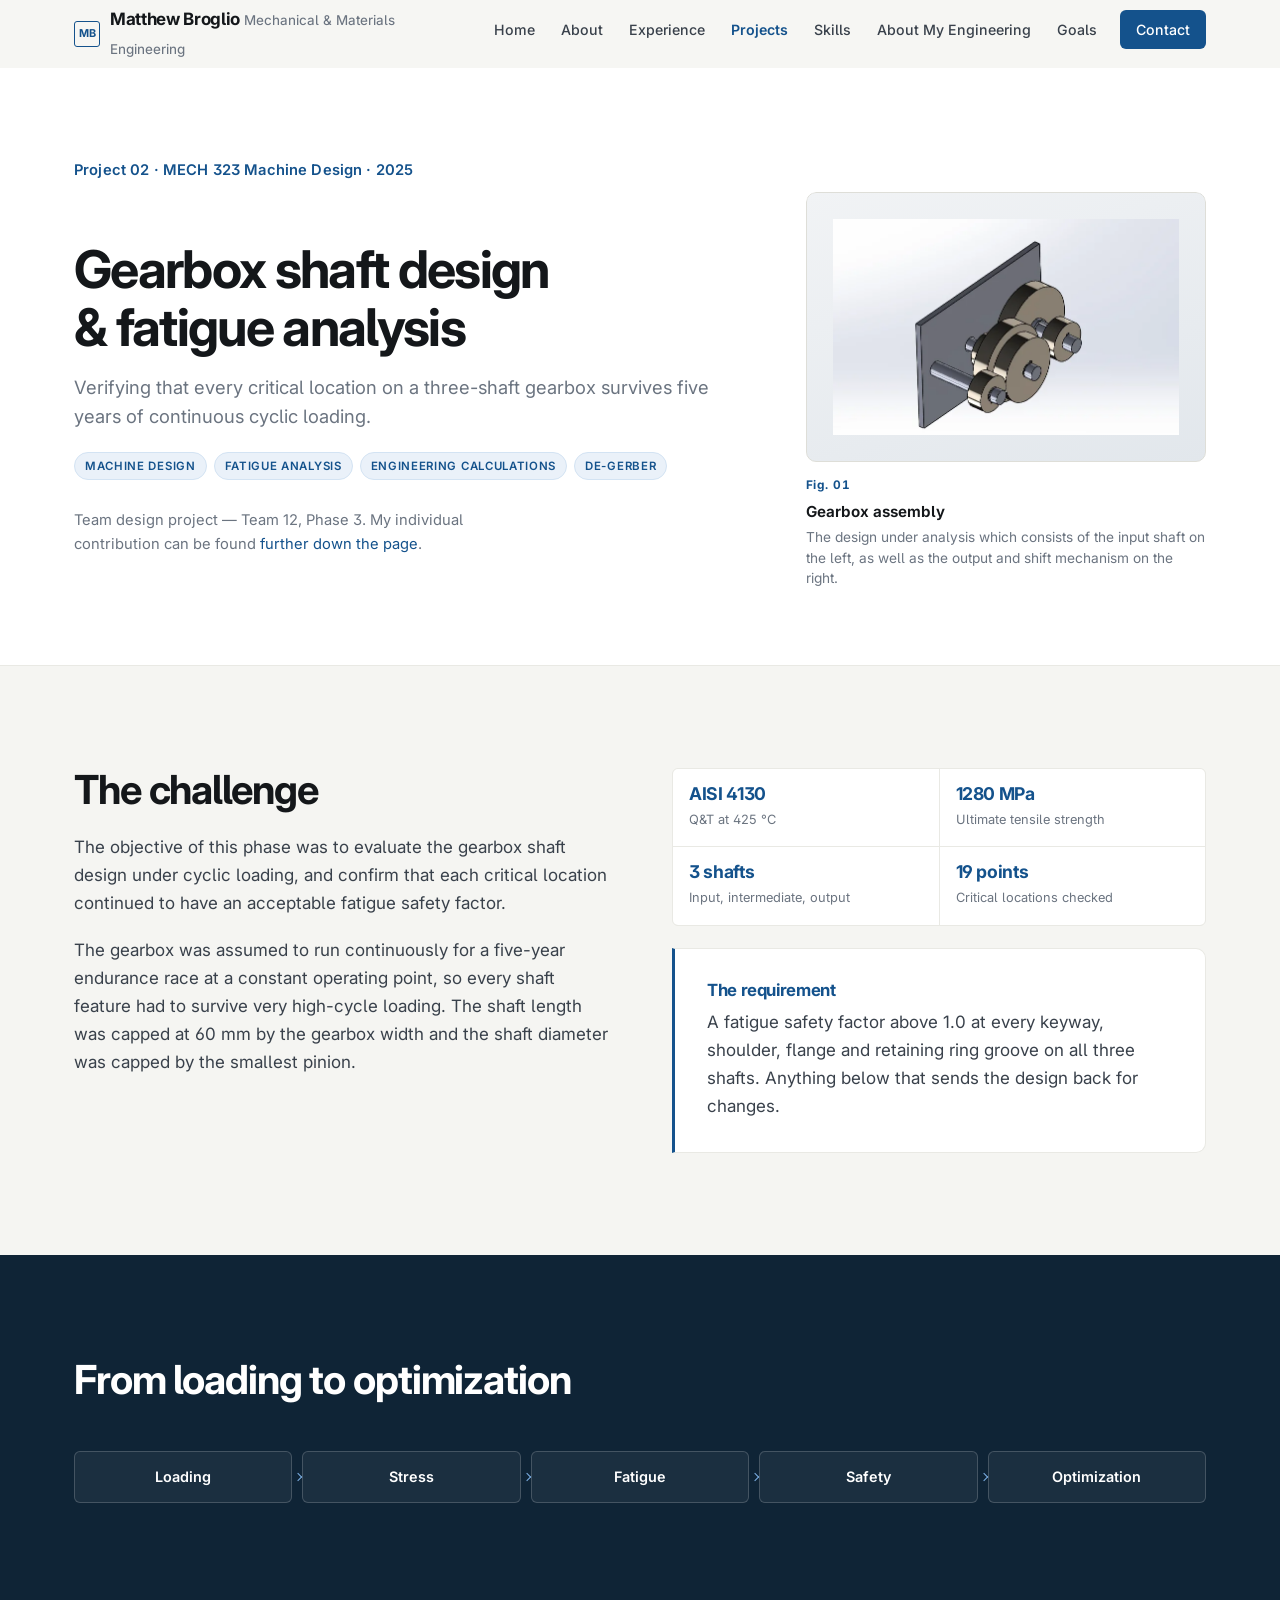
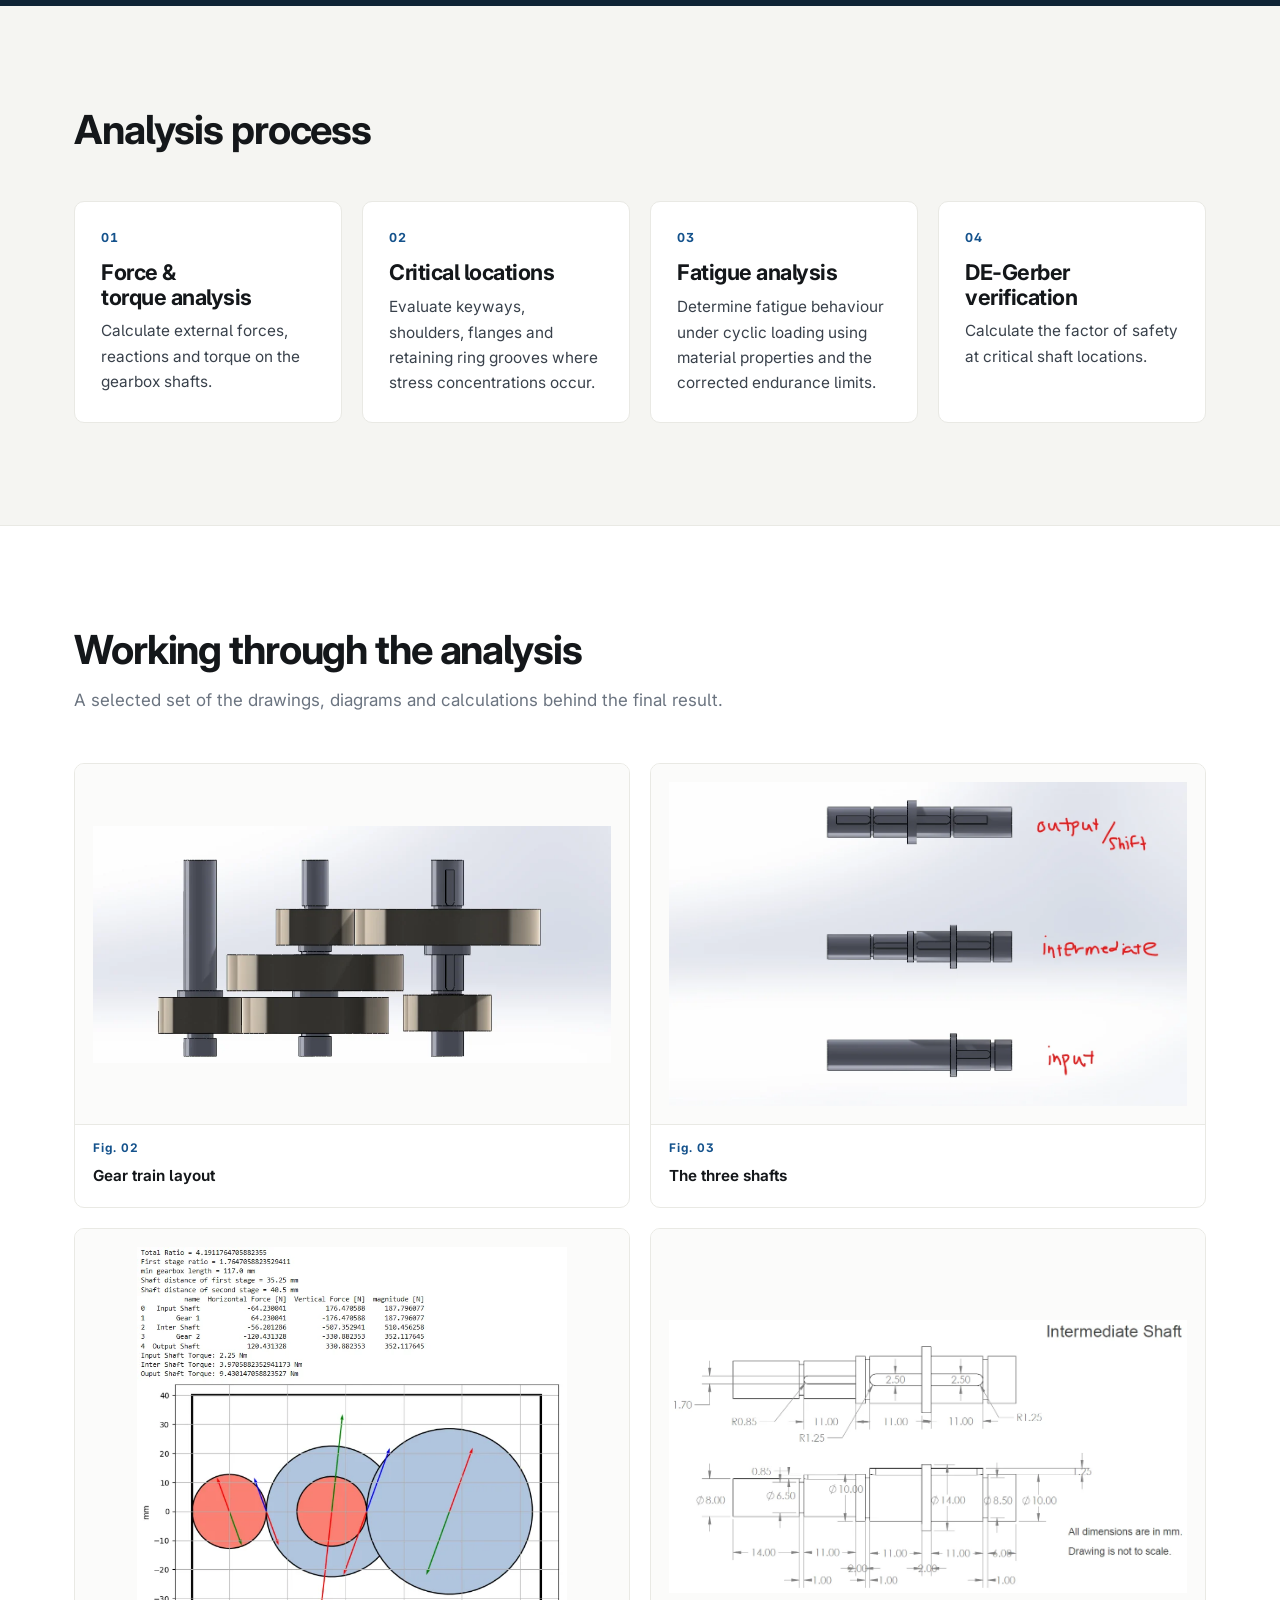
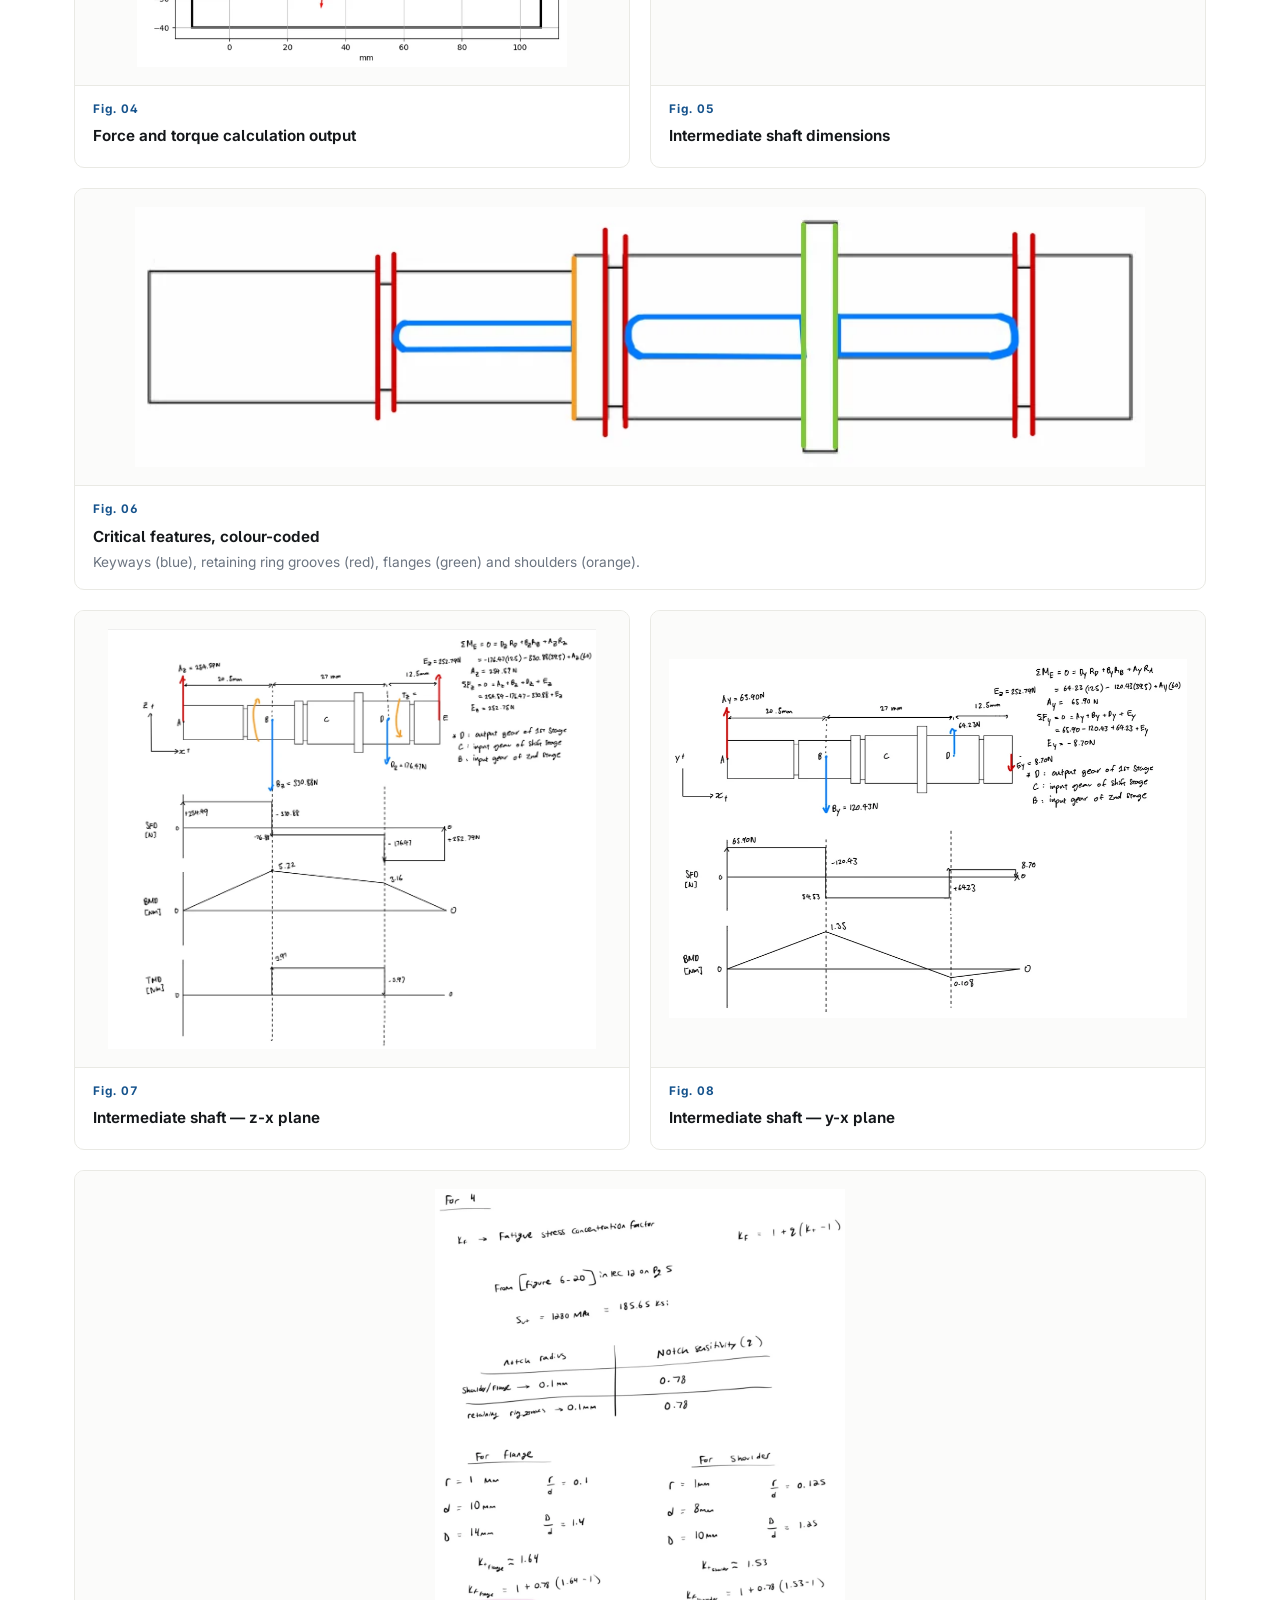
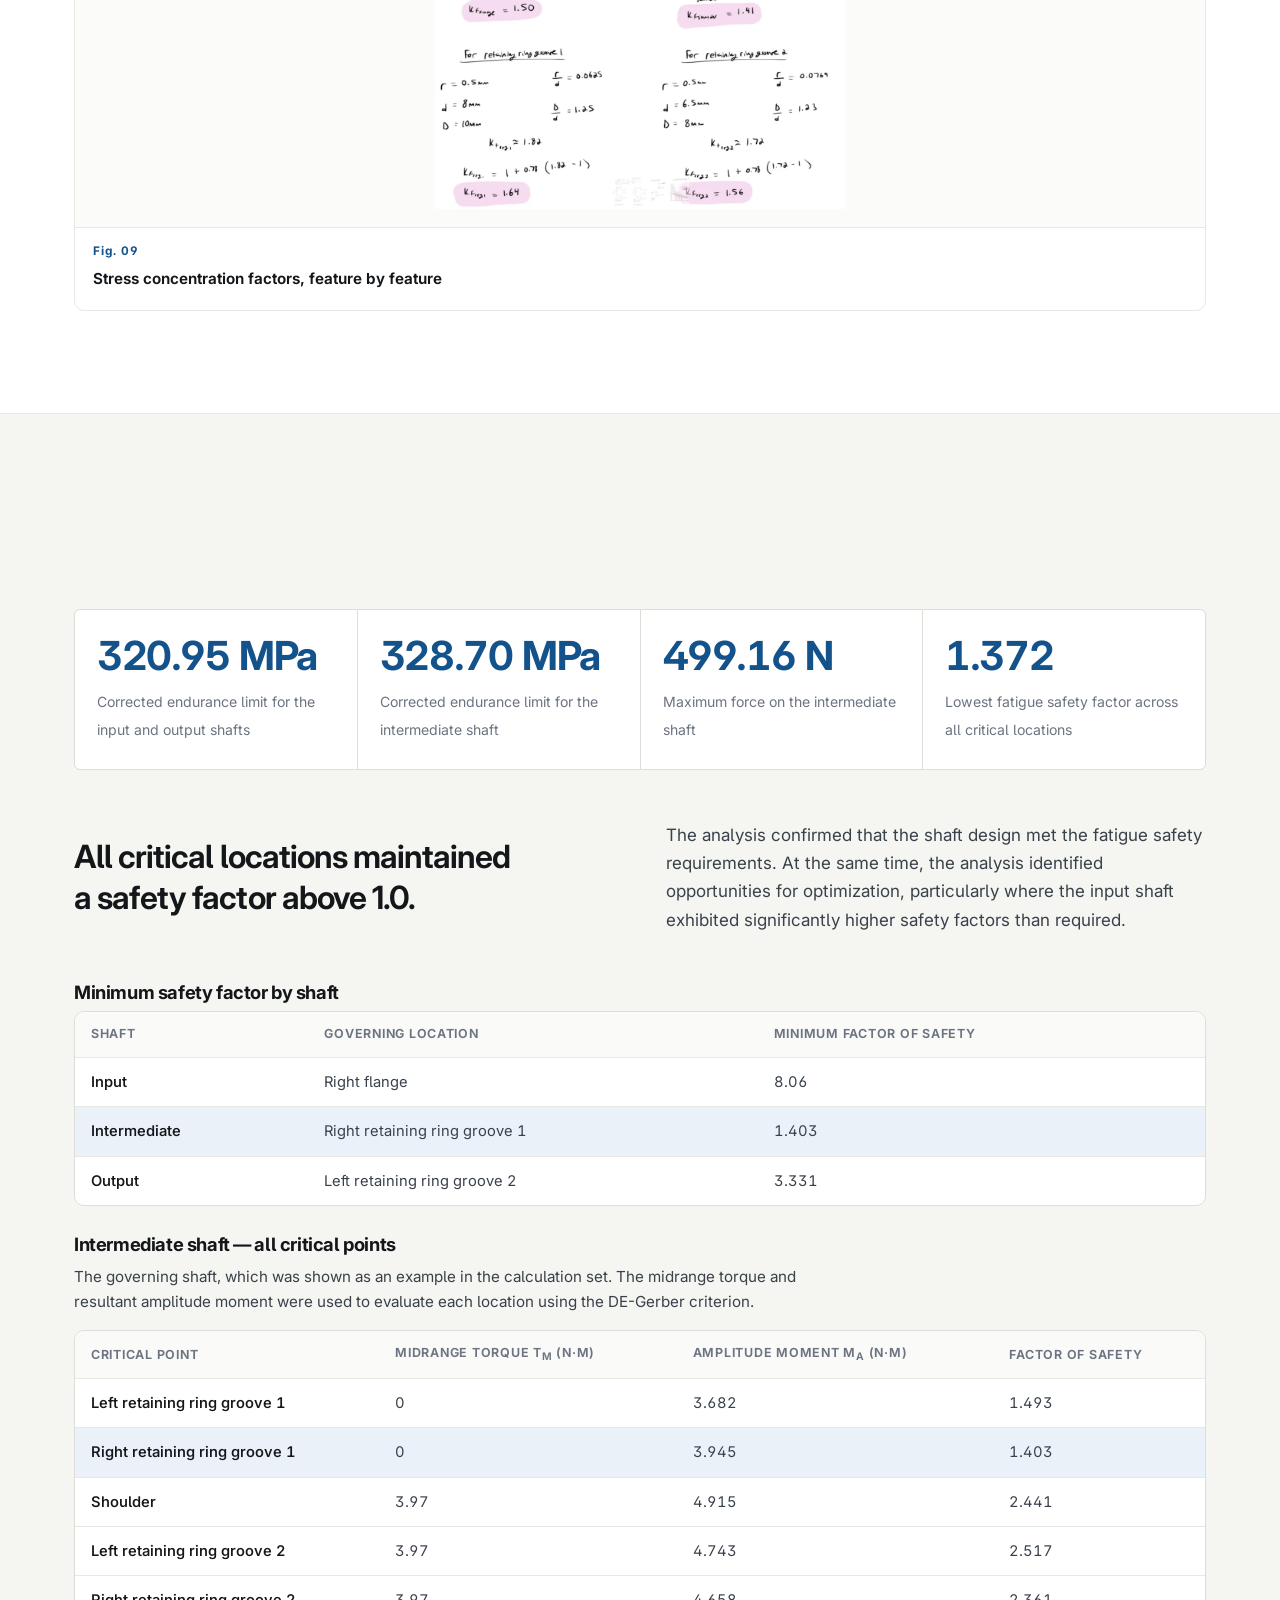
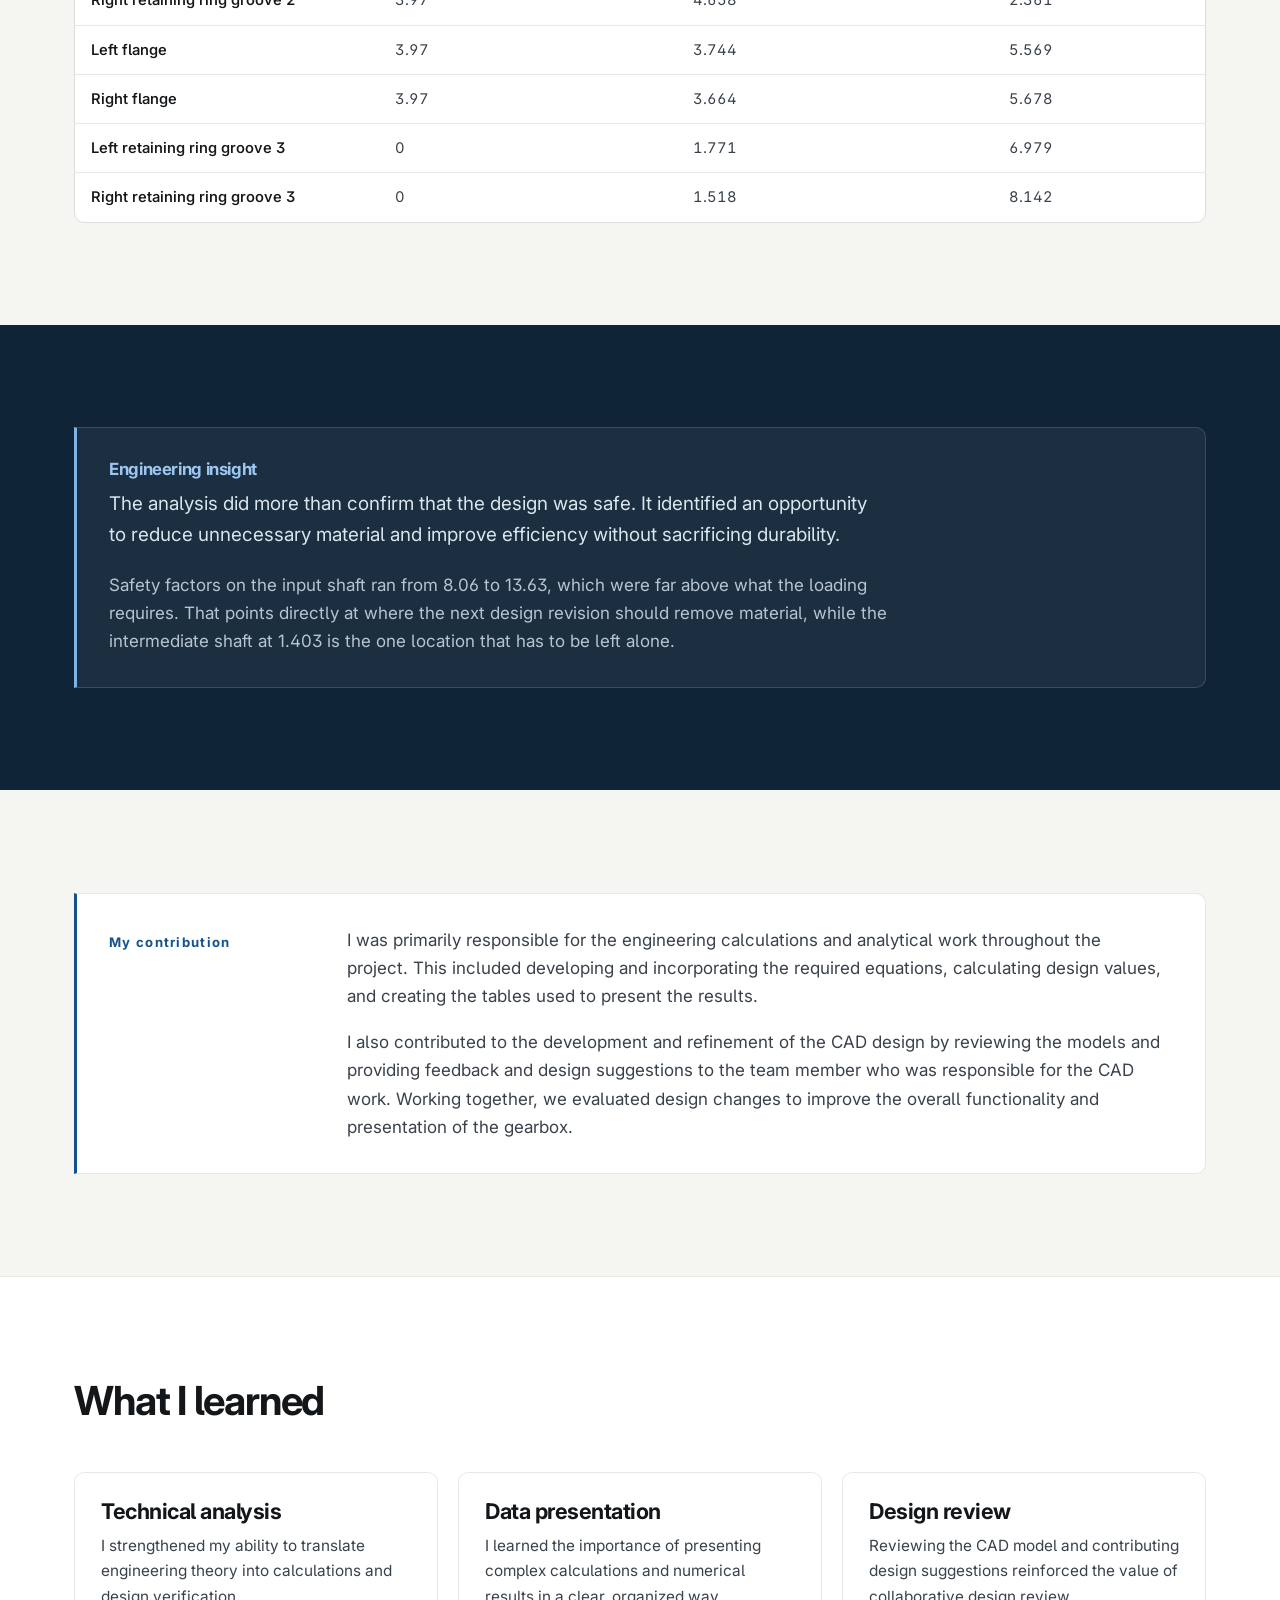
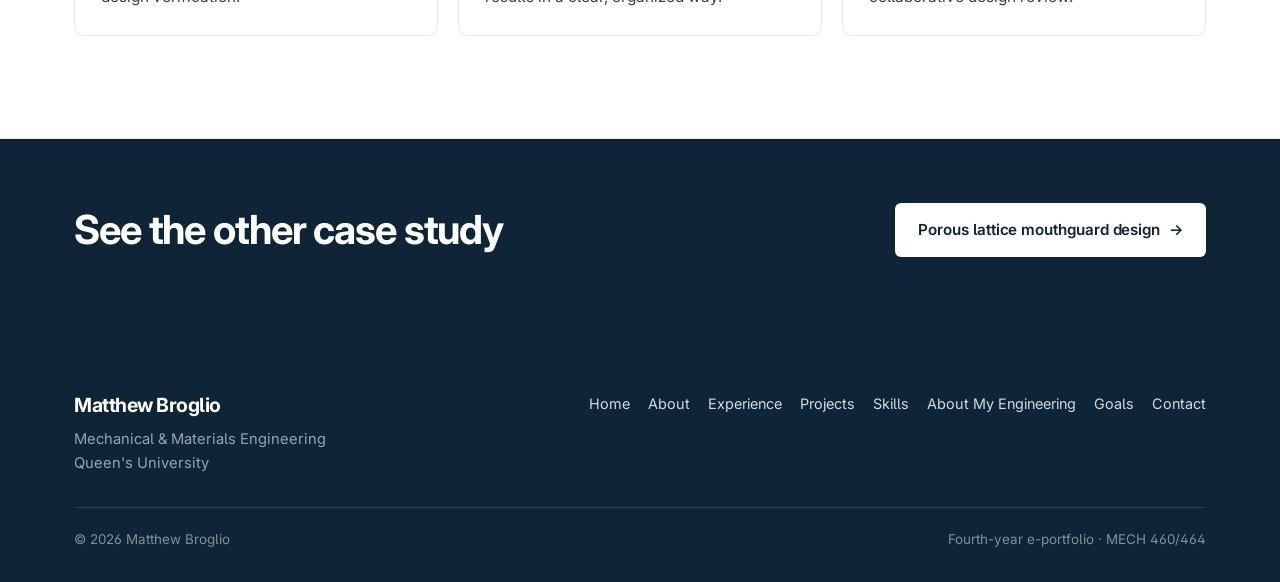
<file: mech323.html>
<!DOCTYPE html>
<html lang="en">
<head>
<meta charset="utf-8">
<meta name="viewport" content="width=device-width, initial-scale=1">
<title>MECH 323 — Gearbox shaft design & fatigue analysis | Matthew Broglio</title>
<meta name="description" content="Engineering case study: fatigue analysis of a three-shaft gearbox, from force and torque calculations to DE-Gerber safety factor verification.">
<meta name="author" content="Matthew Broglio">
<meta property="og:title" content="MECH 323 — Gearbox shaft design & fatigue analysis | Matthew Broglio">
<meta property="og:description" content="Engineering case study: fatigue analysis of a three-shaft gearbox, from force and torque calculations to DE-Gerber safety factor verification.">
<meta property="og:type" content="website">
<link rel="preconnect" href="https://fonts.googleapis.com">
<link rel="preconnect" href="https://fonts.gstatic.com" crossorigin>
<link href="https://fonts.googleapis.com/css2?family=Inter:wght@400;450;500;550;600;650;700&display=swap" rel="stylesheet">
<link rel="stylesheet" href="assets/css/style.css">
<link rel="icon" href="data:image/svg+xml,<svg xmlns='http://www.w3.org/2000/svg' viewBox='0 0 32 32'><rect width='32' height='32' rx='6' fill='%2314528c'/><text x='16' y='22' font-family='Inter,sans-serif' font-size='15' font-weight='700' fill='white' text-anchor='middle'>MB</text></svg>">
</head>
<body>
  <a class="skip-link" href="#main">Skip to content</a>

  <header class="nav">
    <div class="wrap nav-inner">
      <a class="brand" href="index.html">
        <span class="brand-mark" aria-hidden="true">MB</span>
        <span>Matthew Broglio <span class="brand-sub">Mechanical &amp; Materials Engineering</span></span>
      </a>
      <nav aria-label="Main">
        <ul class="nav-links">
            <li><a href="index.html">Home</a></li>
            <li><a href="about.html">About</a></li>
            <li><a href="experience.html">Experience</a></li>
            <li><a href="projects.html" class="is-active">Projects</a></li>
            <li><a href="skills.html">Skills</a></li>
            <li><a href="engineer.html">About My Engineering</a></li>
            <li><a href="goals.html">Goals</a></li>
            <li><a href="contact.html" class="nav-contact">Contact</a></li>
        </ul>
      </nav>
      <button class="nav-toggle" type="button" aria-expanded="false" aria-controls="mobile-menu" aria-label="Open menu"><span></span></button>
    </div>
  </header>
  <div class="nav-mobile" id="mobile-menu">
    <nav aria-label="Mobile">
      <ul>
          <li><a href="index.html">Home</a></li>
          <li><a href="about.html">About</a></li>
          <li><a href="experience.html">Experience</a></li>
          <li><a href="projects.html" class="is-active">Projects</a></li>
          <li><a href="skills.html">Skills</a></li>
          <li><a href="engineer.html">About My Engineering</a></li>
          <li><a href="goals.html">Goals</a></li>
      </ul>
      <a class="btn btn-primary" href="contact.html">Contact me</a>
    </nav>
  </div>

  <main id="main">

    <section class="page-head">
      <div class="wrap">
        <p class="kicker">Project 02 &middot; MECH 323 Machine Design &middot; 2025</p>
        <div class="hero-grid" style="align-items:center">
          <div>
            <h1>Gearbox shaft design &amp; fatigue analysis</h1>
            <p class="lede" style="margin-bottom:20px">Verifying that every critical location on a three-shaft gearbox survives five years of continuous cyclic loading.</p>
            <ul class="tags" style="margin-bottom:22px">
              <li class="tag tag--blue">Machine design</li><li class="tag tag--blue">Fatigue analysis</li>
              <li class="tag tag--blue">Engineering calculations</li><li class="tag tag--blue">DE-Gerber</li>
            </ul>
            <p style="font-size:.92rem;color:var(--muted);max-width:52ch">Team design project &mdash; Team 12, Phase 3. My individual contribution can be found <a href="#contribution">further down the page</a>.</p>
          </div>
          <figure class="fig fig--hero">
            <div class="fig-img">
              <img src="assets/img/mech-cad-iso.webp" alt="Isometric CAD assembly of the gearbox showing input, intermediate and output shafts mounted through a plate with meshing gears." width="697" height="434">
            </div>
            <figcaption>
              <span class="fig-no">Fig. 01</span>
              <span class="fig-title">Gearbox assembly</span>
              <span class="fig-note">The design under analysis which consists of the input shaft on the left, as well as the output and shift mechanism on the right.</span>
            </figcaption>
          </figure>
        </div>
      </div>
    </section>

    <section class="section">
      <div class="wrap">
        <div class="grid grid-2" style="gap:clamp(32px,5vw,72px);align-items:start">
          <div class="reveal">
            <h2>The challenge</h2>
            <p>The objective of this phase was to evaluate the gearbox shaft design under cyclic loading, and confirm that each critical location continued to have an acceptable fatigue safety factor.</p>
            <p>The gearbox was assumed to run continuously for a five-year endurance race at a constant operating point, so every shaft feature had to survive very high-cycle loading. The shaft length was capped at 60 mm by the gearbox width and the shaft diameter was capped by the smallest pinion.</p>
          </div>
          <div class="reveal">
            <div class="kv" style="grid-template-columns:repeat(2,minmax(0,1fr))">
              <div><span class="kv-value">AISI 4130</span><span class="kv-label">Q&amp;T at 425&nbsp;&deg;C</span></div>
              <div><span class="kv-value">1280 MPa</span><span class="kv-label">Ultimate tensile strength</span></div>
              <div><span class="kv-value">3 shafts</span><span class="kv-label">Input, intermediate, output</span></div>
              <div><span class="kv-value">19 points</span><span class="kv-label">Critical locations checked</span></div>
            </div>
            <div class="callout">
              <h3>The requirement</h3>
              <p>A fatigue safety factor above 1.0 at every keyway, shoulder, flange and retaining ring groove on all three shafts. Anything below that sends the design back for changes.</p>
            </div>
          </div>
        </div>
      </div>
    </section>

    <section class="section section--dark">
      <div class="wrap">
        <div class="section-head reveal">
          <h2>From loading to optimization</h2>
        </div>
        <ol class="flow flow--dark reveal">
          <li>Loading</li><li>Stress</li><li>Fatigue</li><li>Safety</li><li>Optimization</li>
        </ol>
      </div>
    </section>

    <section class="section" id="process">
      <div class="wrap">
        <div class="section-head reveal">
          <h2>Analysis process</h2>
        </div>
        <div class="grid grid-4 reveal">
          <article class="card card--hover">
            <span class="card-index">01</span>
            <h3>Force &amp; torque analysis</h3>
            <p>Calculate external forces, reactions and torque on the gearbox shafts.</p>
          </article>
          <article class="card card--hover">
            <span class="card-index">02</span>
            <h3>Critical locations</h3>
            <p>Evaluate keyways, shoulders, flanges and retaining ring grooves where stress concentrations occur.</p>
          </article>
          <article class="card card--hover">
            <span class="card-index">03</span>
            <h3>Fatigue analysis</h3>
            <p>Determine fatigue behaviour under cyclic loading using material properties and the corrected endurance limits.</p>
          </article>
          <article class="card card--hover">
            <span class="card-index">04</span>
            <h3>DE-Gerber verification</h3>
            <p>Calculate the factor of safety at critical shaft locations.</p>
          </article>
        </div>
      </div>
    </section>

    <section class="section section--alt" id="visuals">
      <div class="wrap">
        <div class="section-head reveal">
          <h2>Working through the analysis</h2>
          <p>A selected set of the drawings, diagrams and calculations behind the final result.</p>
        </div>

        <div class="grid grid-2 reveal">
          <figure class="fig">
            <div class="fig-img"><img src="assets/img/mech-cad-topdown.webp" alt="Top-down CAD view of the gearbox assembly showing the gear train and the shift mechanism on the output shaft." loading="lazy"></div>
            <figcaption>
              <span class="fig-no">Fig. 02</span>
              <span class="fig-title">Gear train layout</span>
            </figcaption>
          </figure>
          <figure class="fig">
            <div class="fig-img"><img src="assets/img/mech-shafts.webp" alt="Three shaft models labelled output/shift, intermediate and input, showing their stepped diameters and grooves." loading="lazy"></div>
            <figcaption>
              <span class="fig-no">Fig. 03</span>
              <span class="fig-title">The three shafts</span>
            </figcaption>
          </figure>
          <figure class="fig">
            <div class="fig-img"><img src="assets/img/mech-geartrain-main.webp" alt="Python-generated plot of the main gear train showing pitch circles and force vectors, with printed force and torque values above." loading="lazy"></div>
            <figcaption>
              <span class="fig-no">Fig. 04</span>
              <span class="fig-title">Force and torque calculation output</span>
            </figcaption>
          </figure>
          <figure class="fig">
            <div class="fig-img"><img src="assets/img/mech-dwg-intermediate.webp" alt="Dimensioned engineering drawing of the intermediate shaft showing diameters, keyway positions and retaining groove locations in millimetres." loading="lazy"></div>
            <figcaption>
              <span class="fig-no">Fig. 05</span>
              <span class="fig-title">Intermediate shaft dimensions</span>
            </figcaption>
          </figure>
        </div>

        <figure class="fig reveal" style="margin-top:20px">
          <div class="fig-img fig-img--wide"><img src="assets/img/mech-features-intermediate.webp" alt="Diagram of the intermediate shaft with features colour-coded: keyways in blue, retaining ring grooves in red, flanges in green and shoulders in orange." loading="lazy"></div>
          <figcaption>
            <span class="fig-no">Fig. 06</span>
            <span class="fig-title">Critical features, colour-coded</span>
            <span class="fig-note">Keyways (blue), retaining ring grooves (red), flanges (green) and shoulders (orange).</span>
          </figcaption>
        </figure>

        <div class="grid grid-2 reveal" style="margin-top:20px">
          <figure class="fig">
            <div class="fig-img"><img src="assets/img/mech-bmd-inter-zx.webp" alt="Free body diagram with shear force, bending moment and torque diagrams for the intermediate shaft in the z-x plane." loading="lazy"></div>
            <figcaption>
              <span class="fig-no">Fig. 07</span>
              <span class="fig-title">Intermediate shaft &mdash; z-x plane</span>
            </figcaption>
          </figure>
          <figure class="fig">
            <div class="fig-img"><img src="assets/img/mech-bmd-inter-yx.webp" alt="Free body diagram with shear force and bending moment diagrams for the intermediate shaft in the y-x plane." loading="lazy"></div>
            <figcaption>
              <span class="fig-no">Fig. 08</span>
              <span class="fig-title">Intermediate shaft &mdash; y-x plane</span>
            </figcaption>
          </figure>
        </div>

        <figure class="fig reveal" style="margin-top:20px">
          <div class="fig-img fig-img--tall"><img src="assets/img/mech-handcalc-kf.webp" alt="Handwritten calculation sheet deriving notch sensitivity and fatigue stress concentration factors for the flange, shoulder and retaining ring grooves." loading="lazy"></div>
          <figcaption>
            <span class="fig-no">Fig. 09</span>
            <span class="fig-title">Stress concentration factors, feature by feature</span>
          </figcaption>
        </figure>
      </div>
    </section>

    <section class="section" id="results">
      <div class="wrap">
        <div class="section-head reveal">
          <h2>Key results</h2>
        </div>
        <div class="results reveal">
          <div>
            <span class="result-value"><span data-count="328.21" data-decimals="2">328.21</span> MPa</span>
            <span class="result-label">Corrected endurance limit for the input and output shafts</span>
          </div>
          <div>
            <span class="result-value"><span data-count="336.14" data-decimals="2">336.14</span> MPa</span>
            <span class="result-label">Corrected endurance limit for the intermediate shaft</span>
          </div>
          <div>
            <span class="result-value"><span data-count="510.45" data-decimals="2">510.45</span> N</span>
            <span class="result-label">Maximum force on the intermediate shaft</span>
          </div>
          <div>
            <span class="result-value"><span data-count="1.403" data-decimals="3">1.403</span></span>
            <span class="result-label">Lowest fatigue safety factor across all critical locations</span>
          </div>
        </div>

        <div class="grid grid-2 reveal" style="gap:clamp(28px,4vw,56px);margin-top:clamp(32px,4vw,52px);align-items:center">
          <p class="statement">All critical locations maintained a safety factor above 1.0.</p>
          <div>
            <p>The analysis confirmed that the shaft design met the fatigue safety requirements. At the same time, the analysis identified opportunities for optimization, particularly where the input shaft exhibited significantly higher safety factors than required.</p>
          </div>
        </div>

        <div class="reveal" style="margin-top:clamp(32px,4vw,48px)">
          <h3 style="font-size:1.15rem">Minimum safety factor by shaft</h3>
          <div class="table-wrap" style="margin-bottom:28px">
            <table class="data">
              <thead>
                <tr><th scope="col">Shaft</th><th scope="col">Governing location</th><th scope="col">Minimum factor of safety</th></tr>
              </thead>
              <tbody>
                <tr><td>Input</td><td>Right flange</td><td>8.06</td></tr>
                <tr class="is-low"><td>Intermediate</td><td>Right retaining ring groove 1</td><td>1.403</td></tr>
                <tr><td>Output</td><td>Left retaining ring groove 2</td><td>3.331</td></tr>
              </tbody>
            </table>
          </div>

          <h3 style="font-size:1.15rem">Intermediate shaft &mdash; all critical points</h3>
          <p style="font-size:.95rem">The governing shaft, which was shown as an example in the calculation set. The midrange torque and resultant amplitude moment were used to evaluate each location using the DE-Gerber criterion.</p>
          <div class="table-wrap">
            <table class="data">
              <thead>
                <tr>
                  <th scope="col">Critical point</th>
                  <th scope="col">Midrange torque T<sub>m</sub> (N&middot;m)</th>
                  <th scope="col">Amplitude moment M<sub>a</sub> (N&middot;m)</th>
                  <th scope="col">Factor of safety</th>
                </tr>
              </thead>
              <tbody>
                <tr><td>Left retaining ring groove 1</td><td>0</td><td>3.682</td><td>1.493</td></tr>
                <tr class="is-low"><td>Right retaining ring groove 1</td><td>0</td><td>3.945</td><td>1.403</td></tr>
                <tr><td>Shoulder</td><td>3.97</td><td>4.915</td><td>2.441</td></tr>
                <tr><td>Left retaining ring groove 2</td><td>3.97</td><td>4.743</td><td>2.517</td></tr>
                <tr><td>Right retaining ring groove 2</td><td>3.97</td><td>4.658</td><td>2.361</td></tr>
                <tr><td>Left flange</td><td>3.97</td><td>3.744</td><td>5.569</td></tr>
                <tr><td>Right flange</td><td>3.97</td><td>3.664</td><td>5.678</td></tr>
                <tr><td>Left retaining ring groove 3</td><td>0</td><td>1.771</td><td>6.979</td></tr>
                <tr><td>Right retaining ring groove 3</td><td>0</td><td>1.518</td><td>8.142</td></tr>
              </tbody>
            </table>
          </div>
        </div>
      </div>
    </section>

    <section class="section section--dark">
      <div class="wrap">
        <div class="callout callout--dark reveal">
          <h3>Engineering insight</h3>
          <p style="font-size:clamp(1.02rem,1.7vw,1.18rem);color:#dbe5ee;max-width:64ch">The analysis did more than confirm that the design was safe. It identified an opportunity to reduce unnecessary material and improve efficiency without sacrificing durability.</p>
          <p style="margin-top:14px">Safety factors on the input shaft ran from 8.06 to 13.63, which were far above what the loading requires. That points directly at where the next design revision should remove material, while the intermediate shaft at 1.403 is the one location that has to be left alone.</p>
        </div>
      </div>
    </section>

    <section class="section" id="contribution">
      <div class="wrap">
        <div class="callout reveal">
          <div class="contribution">
            <p class="c-label">My contribution</p>
            <div>
              <p>I was primarily responsible for the engineering calculations and analytical work throughout the project. This included developing and incorporating the required equations, calculating design values, and creating the tables used to present the results.</p>
              <p>I also contributed to the development and refinement of the CAD design by reviewing the models and providing feedback and design suggestions to the team member who was responsible for the CAD work. Working together, we evaluated design changes to improve the overall functionality and presentation of the gearbox.</p>
            </div>
          </div>
        </div>
      </div>
    </section>

    <section class="section section--alt">
      <div class="wrap">
        <div class="section-head reveal">
          <h2>What I learned</h2>
        </div>
        <div class="grid grid-3 reveal">
          <article class="card">
            <h3>Technical analysis</h3>
            <p>I strengthened my ability to translate engineering theory into calculations and design verification.</p>
          </article>
          <article class="card">
            <h3>Data presentation</h3>
            <p>I learned the importance of presenting complex calculations and numerical results in a clear, organized way.</p>
          </article>
          <article class="card">
            <h3>Design review</h3>
            <p>Reviewing the CAD model and contributing design suggestions reinforced the value of collaborative design review.</p>
          </article>
        </div>
      </div>
    </section>

    <section class="section section--dark section--tight">
      <div class="wrap">
        <div class="grid grid-2 reveal" style="gap:24px;align-items:center">
          <h2 style="margin:0">See the other case study</h2>
          <div class="btn-row" style="justify-content:flex-end">
            <a class="btn btn-on-dark" href="apsc200.html">Porous lattice mouthguard design <span class="arrow" aria-hidden="true">&rarr;</span></a>
          </div>
        </div>
      </div>
    </section>

  </main>

  <footer class="footer">
    <div class="wrap">
      <div class="footer-top">
        <div>
          <p class="footer-name">Matthew Broglio</p>
          <p class="footer-sub">Mechanical &amp; Materials Engineering<br>Queen's University</p>
        </div>
        <nav aria-label="Footer">
          <ul class="footer-nav"><li><a href="index.html">Home</a></li> <li><a href="about.html">About</a></li> <li><a href="experience.html">Experience</a></li> <li><a href="projects.html">Projects</a></li> <li><a href="skills.html">Skills</a></li> <li><a href="engineer.html">About My Engineering</a></li> <li><a href="goals.html">Goals</a></li> <li><a href="contact.html">Contact</a></li></ul>
        </nav>
      </div>
      <div class="footer-bottom">
        <span>&copy; <span id="year">2026</span> Matthew Broglio</span>
        <span>Fourth-year e-portfolio &middot; MECH 460/464</span>
      </div>
    </div>
  </footer>

  <script src="assets/js/main.js"></script>
</body>
</html>
</file>
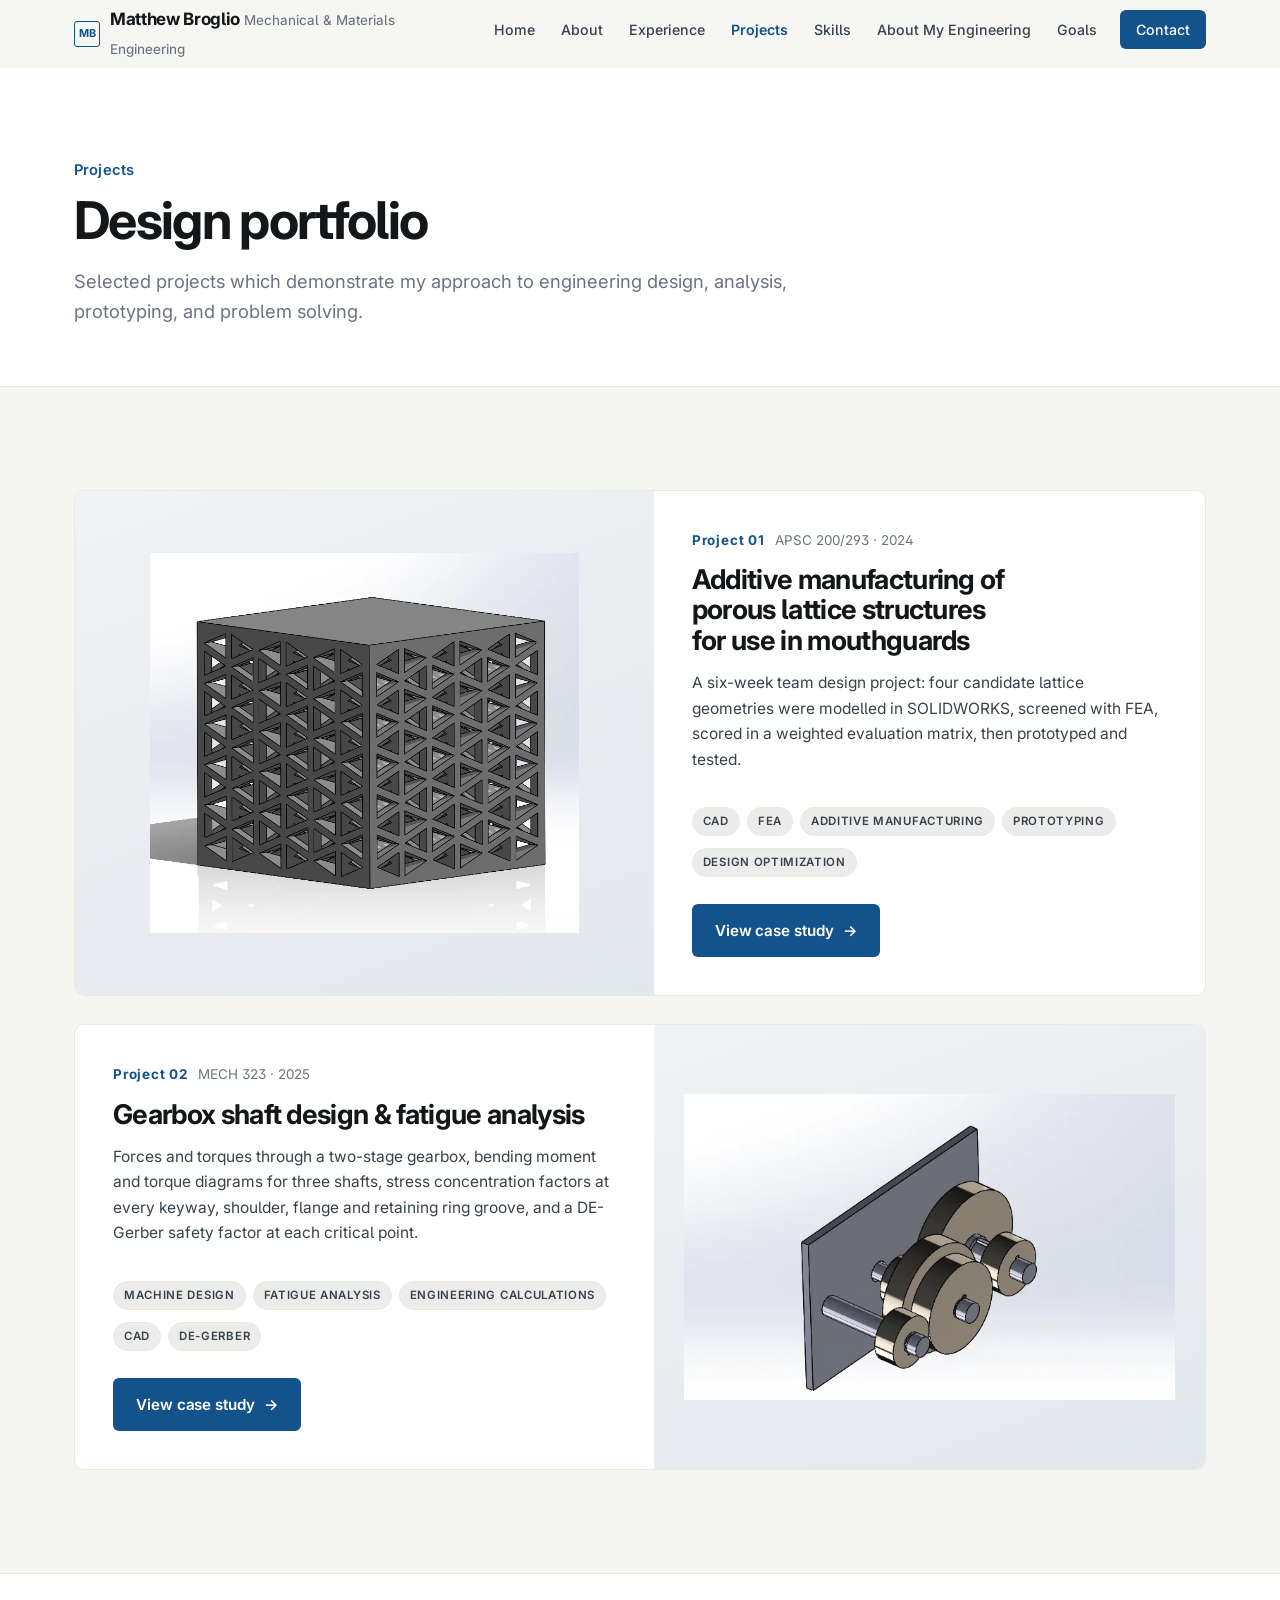
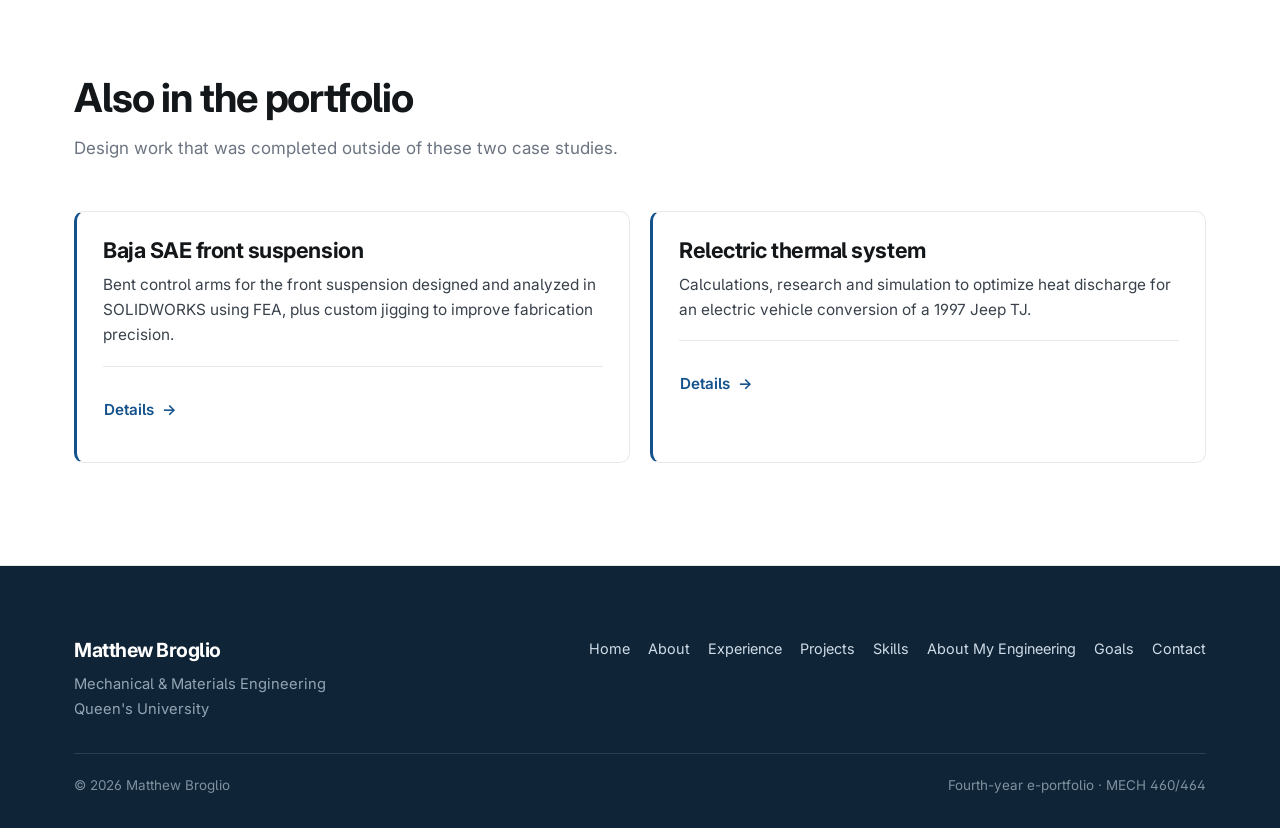
<file: projects.html>
<!DOCTYPE html>
<html lang="en">
<head>
<meta charset="utf-8">
<meta name="viewport" content="width=device-width, initial-scale=1">
<title>Design portfolio | Matthew Broglio</title>
<meta name="description" content="Engineering design case studies: porous lattice structures for mouthguards (APSC 200) and gearbox shaft fatigue analysis (MECH 323).">
<meta name="author" content="Matthew Broglio">
<meta property="og:title" content="Design portfolio | Matthew Broglio">
<meta property="og:description" content="Engineering design case studies: porous lattice structures for mouthguards (APSC 200) and gearbox shaft fatigue analysis (MECH 323).">
<meta property="og:type" content="website">
<link rel="preconnect" href="https://fonts.googleapis.com">
<link rel="preconnect" href="https://fonts.gstatic.com" crossorigin>
<link href="https://fonts.googleapis.com/css2?family=Inter:wght@400;450;500;550;600;650;700&display=swap" rel="stylesheet">
<link rel="stylesheet" href="assets/css/style.css">
<link rel="icon" href="data:image/svg+xml,<svg xmlns='http://www.w3.org/2000/svg' viewBox='0 0 32 32'><rect width='32' height='32' rx='6' fill='%2314528c'/><text x='16' y='22' font-family='Inter,sans-serif' font-size='15' font-weight='700' fill='white' text-anchor='middle'>MB</text></svg>">
</head>
<body>
  <a class="skip-link" href="#main">Skip to content</a>

  <header class="nav">
    <div class="wrap nav-inner">
      <a class="brand" href="index.html">
        <span class="brand-mark" aria-hidden="true">MB</span>
        <span>Matthew Broglio <span class="brand-sub">Mechanical &amp; Materials Engineering</span></span>
      </a>
      <nav aria-label="Main">
        <ul class="nav-links">
            <li><a href="index.html">Home</a></li>
            <li><a href="about.html">About</a></li>
            <li><a href="experience.html">Experience</a></li>
            <li><a href="projects.html" class="is-active">Projects</a></li>
            <li><a href="skills.html">Skills</a></li>
            <li><a href="engineer.html">About My Engineering</a></li>
            <li><a href="goals.html">Goals</a></li>
            <li><a href="contact.html" class="nav-contact">Contact</a></li>
        </ul>
      </nav>
      <button class="nav-toggle" type="button" aria-expanded="false" aria-controls="mobile-menu" aria-label="Open menu"><span></span></button>
    </div>
  </header>
  <div class="nav-mobile" id="mobile-menu">
    <nav aria-label="Mobile">
      <ul>
          <li><a href="index.html">Home</a></li>
          <li><a href="about.html">About</a></li>
          <li><a href="experience.html">Experience</a></li>
          <li><a href="projects.html" class="is-active">Projects</a></li>
          <li><a href="skills.html">Skills</a></li>
          <li><a href="engineer.html">About My Engineering</a></li>
          <li><a href="goals.html">Goals</a></li>
      </ul>
      <a class="btn btn-primary" href="contact.html">Contact me</a>
    </nav>
  </div>

  <main id="main">

    <section class="page-head">
      <div class="wrap">
        <p class="kicker">Projects</p>
        <h1>Design portfolio</h1>
        <p>Selected projects which demonstrate my approach to engineering design, analysis, prototyping, and problem solving.</p>
      </div>
    </section>

    <section class="section">
      <div class="wrap">
        <div class="grid" style="gap:28px">

          <article class="project-card reveal">
            <div class="pc-media">
              <img src="assets/img/apsc-pillared-lattice.webp" alt="CAD model of the pillared lattice structure, a cube with repeating opposing triangular cut-outs forming vertical pillars." loading="lazy" width="813" height="720">
            </div>
            <div class="pc-body">
              <p class="pc-meta"><span class="no">Project 01</span> <span>APSC 200/293 &middot; 2024</span></p>
              <h3>Additive manufacturing of porous lattice structures for use in mouthguards</h3>
              <p>A six-week team design project: four candidate lattice geometries were modelled in SOLIDWORKS, screened with FEA, scored in a weighted evaluation matrix, then prototyped and tested.</p>
              <ul class="tags">
                <li class="tag">CAD</li><li class="tag">FEA</li><li class="tag">Additive manufacturing</li>
                <li class="tag">Prototyping</li><li class="tag">Design optimization</li>
              </ul>
              <a class="btn btn-primary" href="apsc200.html">View case study <span class="arrow" aria-hidden="true">&rarr;</span></a>
            </div>
          </article>

          <article class="project-card project-card--flip reveal">
            <div class="pc-media">
              <img src="assets/img/mech-cad-iso.webp" alt="Isometric CAD assembly of the two-stage gearbox showing the input, intermediate, and output shafts with meshing gears." loading="lazy" width="697" height="434">
            </div>
            <div class="pc-body">
              <p class="pc-meta"><span class="no">Project 02</span> <span>MECH 323 &middot; 2025</span></p>
              <h3>Gearbox shaft design &amp; fatigue analysis</h3>
              <p>Forces and torques through a two-stage gearbox, bending moment and torque diagrams for three shafts, stress concentration factors at every keyway, shoulder, flange and retaining ring groove, and a DE-Gerber safety factor at each critical point.</p>
              <ul class="tags">
                <li class="tag">Machine design</li><li class="tag">Fatigue analysis</li>
                <li class="tag">Engineering calculations</li><li class="tag">CAD</li><li class="tag">DE-Gerber</li>
              </ul>
              <a class="btn btn-primary" href="mech323.html">View case study <span class="arrow" aria-hidden="true">&rarr;</span></a>
            </div>
          </article>

        </div>
      </div>
    </section>

    <section class="section section--alt">
      <div class="wrap">
        <div class="section-head reveal">
          <h2>Also in the portfolio</h2>
          <p>Design work that was completed outside of these two case studies.</p>
        </div>
        <div class="grid grid-2 reveal">
          
          <article class="card card--accent">
            <h3>Baja SAE front suspension</h3>
            <p>Bent control arms for the front suspension designed and analyzed in SOLIDWORKS using FEA, plus custom jigging to improve fabrication precision.</p>
            <div class="evidence">
              <a class="btn btn-ghost" href="experience.html#baja">Details <span class="arrow" aria-hidden="true">&rarr;</span></a>
            </div>
          </article>
          
          <article class="card card--accent">
            <h3>Relectric thermal system</h3>
            <p>Calculations, research and simulation to optimize heat discharge for an electric vehicle conversion of a 1997 Jeep TJ.</p>
            <div class="evidence">
              <a class="btn btn-ghost" href="experience.html#relectric">Details <span class="arrow" aria-hidden="true">&rarr;</span></a>
            </div>
          </article>
        </div>
      </div>
    </section>

  </main>

  <footer class="footer">
    <div class="wrap">
      <div class="footer-top">
        <div>
          <p class="footer-name">Matthew Broglio</p>
          <p class="footer-sub">Mechanical &amp; Materials Engineering<br>Queen's University</p>
        </div>
        <nav aria-label="Footer">
          <ul class="footer-nav"><li><a href="index.html">Home</a></li> <li><a href="about.html">About</a></li> <li><a href="experience.html">Experience</a></li> <li><a href="projects.html">Projects</a></li> <li><a href="skills.html">Skills</a></li> <li><a href="engineer.html">About My Engineering</a></li> <li><a href="goals.html">Goals</a></li> <li><a href="contact.html">Contact</a></li></ul>
        </nav>
      </div>
      <div class="footer-bottom">
        <span>&copy; <span id="year">2026</span> Matthew Broglio</span>
        <span>Fourth-year e-portfolio &middot; MECH 460/464</span>
      </div>
    </div>
  </footer>

  <script src="assets/js/main.js"></script>
</body>
</html>
</file>
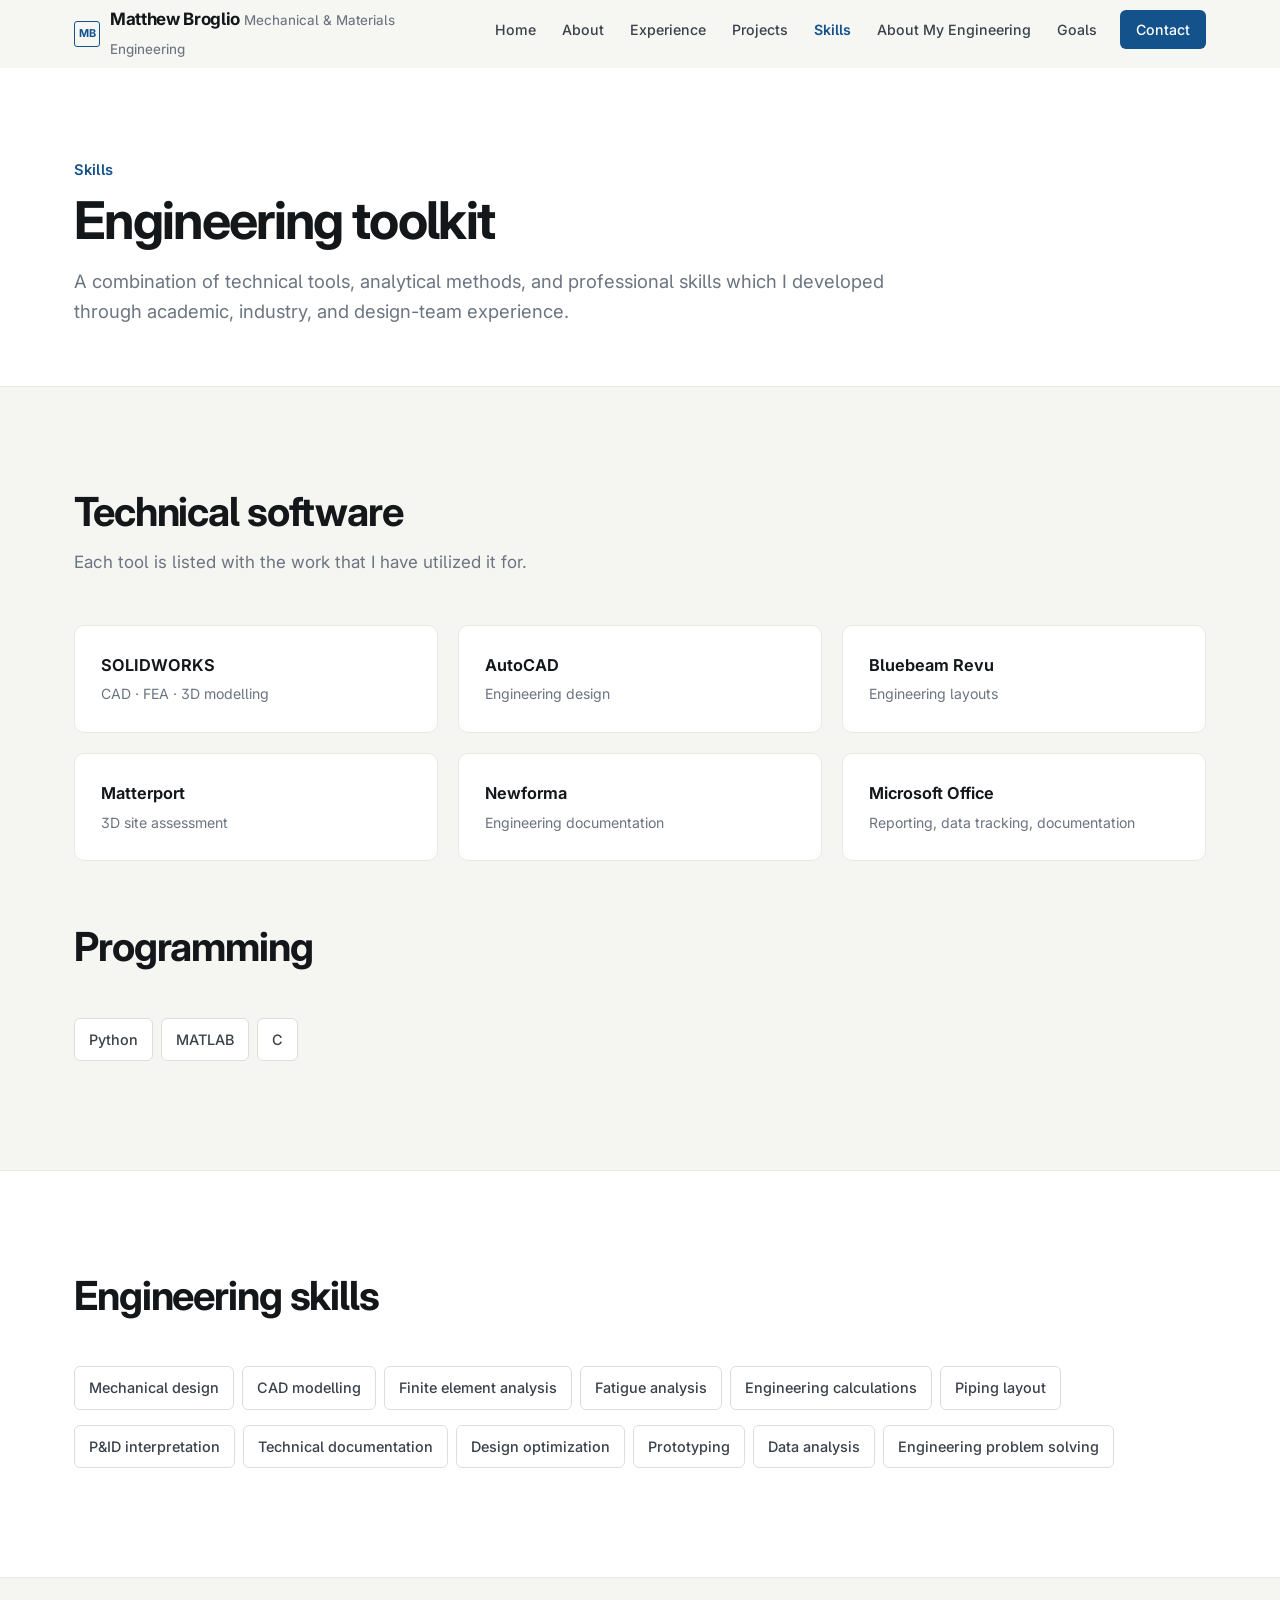
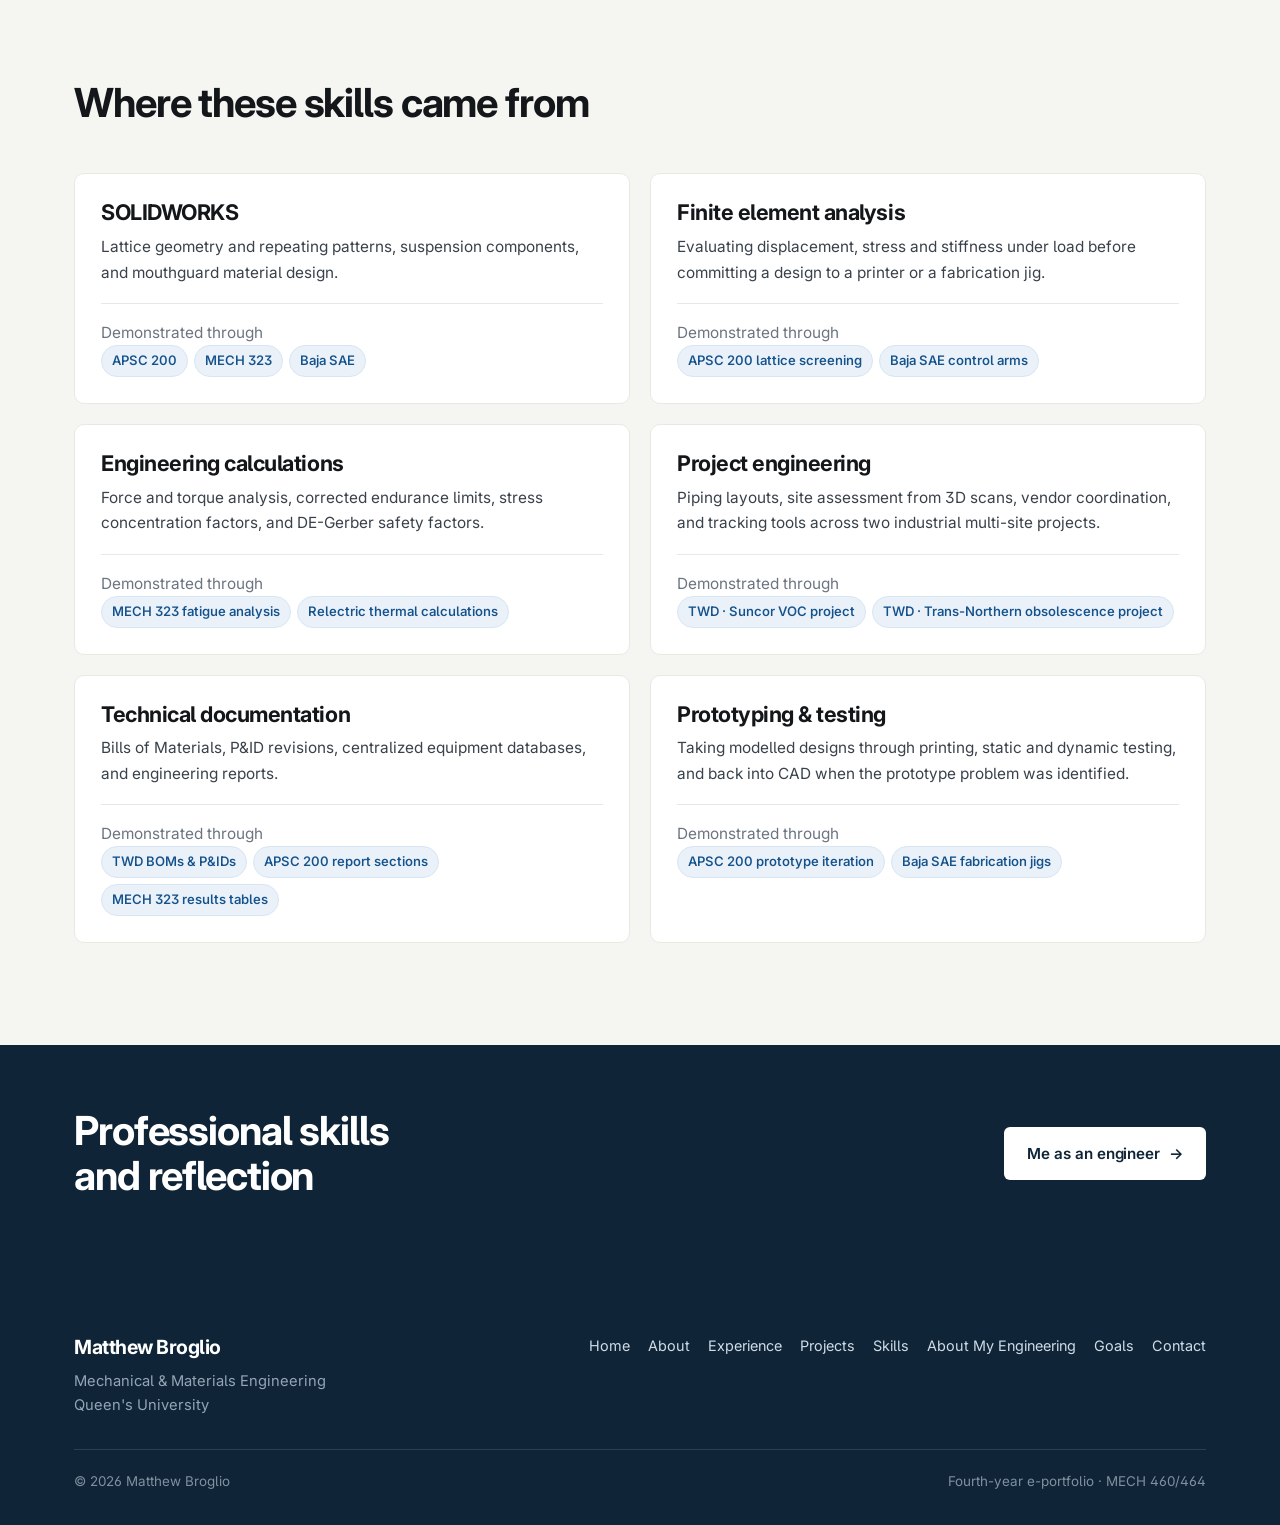
<file: skills.html>
<!DOCTYPE html>
<html lang="en">
<head>
<meta charset="utf-8">
<meta name="viewport" content="width=device-width, initial-scale=1">
<title>Engineering toolkit | Matthew Broglio</title>
<meta name="description" content="Technical software, programming, and engineering skills, each linked to the project or role where it was developed.">
<meta name="author" content="Matthew Broglio">
<meta property="og:title" content="Engineering toolkit | Matthew Broglio">
<meta property="og:description" content="Technical software, programming, and engineering skills, each linked to the project or role where it was developed.">
<meta property="og:type" content="website">
<link rel="preconnect" href="https://fonts.googleapis.com">
<link rel="preconnect" href="https://fonts.gstatic.com" crossorigin>
<link href="https://fonts.googleapis.com/css2?family=Inter:wght@400;450;500;550;600;650;700&display=swap" rel="stylesheet">
<link rel="stylesheet" href="assets/css/style.css">
<link rel="icon" href="data:image/svg+xml,<svg xmlns='http://www.w3.org/2000/svg' viewBox='0 0 32 32'><rect width='32' height='32' rx='6' fill='%2314528c'/><text x='16' y='22' font-family='Inter,sans-serif' font-size='15' font-weight='700' fill='white' text-anchor='middle'>MB</text></svg>">
</head>
<body>
  <a class="skip-link" href="#main">Skip to content</a>

  <header class="nav">
    <div class="wrap nav-inner">
      <a class="brand" href="index.html">
        <span class="brand-mark" aria-hidden="true">MB</span>
        <span>Matthew Broglio <span class="brand-sub">Mechanical &amp; Materials Engineering</span></span>
      </a>
      <nav aria-label="Main">
        <ul class="nav-links">
            <li><a href="index.html">Home</a></li>
            <li><a href="about.html">About</a></li>
            <li><a href="experience.html">Experience</a></li>
            <li><a href="projects.html">Projects</a></li>
            <li><a href="skills.html" class="is-active">Skills</a></li>
            <li><a href="engineer.html">About My Engineering</a></li>
            <li><a href="goals.html">Goals</a></li>
            <li><a href="contact.html" class="nav-contact">Contact</a></li>
        </ul>
      </nav>
      <button class="nav-toggle" type="button" aria-expanded="false" aria-controls="mobile-menu" aria-label="Open menu"><span></span></button>
    </div>
  </header>
  <div class="nav-mobile" id="mobile-menu">
    <nav aria-label="Mobile">
      <ul>
          <li><a href="index.html">Home</a></li>
          <li><a href="about.html">About</a></li>
          <li><a href="experience.html">Experience</a></li>
          <li><a href="projects.html">Projects</a></li>
          <li><a href="skills.html" class="is-active">Skills</a></li>
          <li><a href="engineer.html">About My Engineering</a></li>
          <li><a href="goals.html">Goals</a></li>
      </ul>
      <a class="btn btn-primary" href="contact.html">Contact me</a>
    </nav>
  </div>

  <main id="main">

    <section class="page-head">
      <div class="wrap">
        <p class="kicker">Skills</p>
        <h1>Engineering toolkit</h1>
        <p>A combination of technical tools, analytical methods, and professional skills which I developed through academic, industry, and design-team experience.</p>
      </div>
    </section>

    <section class="section">
      <div class="wrap">
        <div class="section-head reveal">
          <h2>Technical software</h2>
          <p>Each tool is listed with the work that I have utilized it for.</p>
        </div>
        <div class="grid grid-3 reveal">
          <article class="card"><div class="tool"><span class="tool-name">SOLIDWORKS</span><span class="tool-use">CAD &middot; FEA &middot; 3D modelling</span></div></article>
          <article class="card"><div class="tool"><span class="tool-name">AutoCAD</span><span class="tool-use">Engineering design</span></div></article>
          <article class="card"><div class="tool"><span class="tool-name">Bluebeam Revu</span><span class="tool-use">Engineering layouts</span></div></article>
          <article class="card"><div class="tool"><span class="tool-name">Matterport</span><span class="tool-use">3D site assessment</span></div></article>
          <article class="card"><div class="tool"><span class="tool-name">Newforma</span><span class="tool-use">Engineering documentation</span></div></article>
          <article class="card"><div class="tool"><span class="tool-name">Microsoft Office</span><span class="tool-use">Reporting, data tracking, documentation</span></div></article>
        </div>

        <div class="section-head reveal" style="margin-top:clamp(40px,5vw,64px)">
          <h2>Programming</h2>
        </div>
        <ul class="chip-list reveal">
          <li class="chip">Python</li><li class="chip">MATLAB</li><li class="chip">C</li>
        </ul>
      </div>
    </section>

    <section class="section section--alt">
      <div class="wrap">
        <div class="section-head reveal">
          <h2>Engineering skills</h2>
        </div>
        <ul class="chip-list reveal">
          <li class="chip">Mechanical design</li>
          <li class="chip">CAD modelling</li>
          <li class="chip">Finite element analysis</li>
          <li class="chip">Fatigue analysis</li>
          <li class="chip">Engineering calculations</li>
          <li class="chip">Piping layout</li>
          <li class="chip">P&amp;ID interpretation</li>
          <li class="chip">Technical documentation</li>
          <li class="chip">Design optimization</li>
          <li class="chip">Prototyping</li>
          <li class="chip">Data analysis</li>
          <li class="chip">Engineering problem solving</li>
        </ul>
      </div>
    </section>

    <section class="section">
      <div class="wrap">
        <div class="section-head reveal">
          <h2>Where these skills came from</h2>
        </div>
        <div class="grid grid-2 reveal">

          <article class="card">
            <h3>SOLIDWORKS</h3>
            <p>Lattice geometry and repeating patterns, suspension components, and mouthguard material design.</p>
            <div class="evidence">
              <p class="evidence-label">Demonstrated through</p>
              <div class="evidence-links">
                <a href="apsc200.html">APSC 200</a>
                <a href="mech323.html">MECH 323</a>
                <a href="experience.html#baja">Baja SAE</a>
              </div>
            </div>
          </article>

          <article class="card">
            <h3>Finite element analysis</h3>
            <p>Evaluating displacement, stress and stiffness under load before committing a design to a printer or a fabrication jig.</p>
            <div class="evidence">
              <p class="evidence-label">Demonstrated through</p>
              <div class="evidence-links">
                <a href="apsc200.html#analysis">APSC 200 lattice screening</a>
                <a href="experience.html#baja">Baja SAE control arms</a>
              </div>
            </div>
          </article>

          <article class="card">
            <h3>Engineering calculations</h3>
            <p>Force and torque analysis, corrected endurance limits, stress concentration factors, and DE-Gerber safety factors.</p>
            <div class="evidence">
              <p class="evidence-label">Demonstrated through</p>
              <div class="evidence-links">
                <a href="mech323.html#contribution">MECH 323 fatigue analysis</a>
                <a href="experience.html#relectric">Relectric thermal calculations</a>
              </div>
            </div>
          </article>

          <article class="card">
            <h3>Project engineering</h3>
            <p>Piping layouts, site assessment from 3D scans, vendor coordination, and tracking tools across two industrial multi-site projects.</p>
            <div class="evidence">
              <p class="evidence-label">Demonstrated through</p>
              <div class="evidence-links">
                <a href="experience.html#twd">TWD &middot; Suncor VOC project</a>
                <a href="experience.html#twd">TWD &middot; Trans-Northern obsolescence project</a>
              </div>
            </div>
          </article>

          <article class="card">
            <h3>Technical documentation</h3>
            <p>Bills of Materials, P&ID revisions, centralized equipment databases, and engineering reports.</p>
            <div class="evidence">
              <p class="evidence-label">Demonstrated through</p>
              <div class="evidence-links">
                <a href="experience.html#twd">TWD BOMs &amp; P&amp;IDs</a>
                <a href="apsc200.html#contribution">APSC 200 report sections</a>
                <a href="mech323.html#contribution">MECH 323 results tables</a>
              </div>
            </div>
          </article>

          <article class="card">
            <h3>Prototyping &amp; testing</h3>
            <p>Taking modelled designs through printing, static and dynamic testing, and back into CAD when the prototype problem was identified.</p>
            <div class="evidence">
              <p class="evidence-label">Demonstrated through</p>
              <div class="evidence-links">
                <a href="apsc200.html#iteration">APSC 200 prototype iteration</a>
                <a href="experience.html#baja">Baja SAE fabrication jigs</a>
              </div>
            </div>
          </article>

        </div>
      </div>
    </section>

    <section class="section section--dark section--tight">
      <div class="wrap">
        <div class="grid grid-2 reveal" style="gap:24px;align-items:center">
          <h2 style="margin:0">Professional skills and reflection</h2>
          <div class="btn-row" style="justify-content:flex-end">
            <a class="btn btn-on-dark" href="engineer.html">Me as an engineer <span class="arrow" aria-hidden="true">&rarr;</span></a>
          </div>
        </div>
      </div>
    </section>

  </main>

  <footer class="footer">
    <div class="wrap">
      <div class="footer-top">
        <div>
          <p class="footer-name">Matthew Broglio</p>
          <p class="footer-sub">Mechanical &amp; Materials Engineering<br>Queen's University</p>
        </div>
        <nav aria-label="Footer">
          <ul class="footer-nav"><li><a href="index.html">Home</a></li> <li><a href="about.html">About</a></li> <li><a href="experience.html">Experience</a></li> <li><a href="projects.html">Projects</a></li> <li><a href="skills.html">Skills</a></li> <li><a href="engineer.html">About My Engineering</a></li> <li><a href="goals.html">Goals</a></li> <li><a href="contact.html">Contact</a></li></ul>
        </nav>
      </div>
      <div class="footer-bottom">
        <span>&copy; <span id="year">2026</span> Matthew Broglio</span>
        <span>Fourth-year e-portfolio &middot; MECH 460/464</span>
      </div>
    </div>
  </footer>

  <script src="assets/js/main.js"></script>
</body>
</html>
</file>
<file: assets/css/style.css>
/* ==========================================================================
   Matthew Broglio — Engineering E-Portfolio
   assets/css/style.css
   --------------------------------------------------------------------------
   Contents
   01. Tokens
   02. Base + typography
   03. Layout helpers
   04. Navigation
   05. Buttons + tags
   06. Title block (stat strip)
   07. Cards
   08. Project cards
   09. Figures + captions
   10. Process flows
   11. Timeline
   12. Callouts + quotes
   13. Matrix / data tables
   14. Footer
   15. Motion + responsive
   ========================================================================== */

/* 01. Tokens ------------------------------------------------------------- */
:root {
  --paper:      #f5f5f2;
  --surface:    #ffffff;
  --surface-2:  #ececeA;
  --ink:        #14171a;
  --ink-2:      #39414b;
  --muted:      #6b7480;
  --line:       #dedeD8;
  --line-soft:  #e9e9e4;
  --blue:       #14528c;
  --blue-2:     #2b73bd;
  --blue-tint:  #eaf1f9;
  --navy:       #0f2436;

  --wrap:      1180px;
  --wrap-text: 720px;

  --r-sm: 3px;
  --r:    6px;
  --r-lg: 10px;

  --shadow: 0 1px 2px rgba(20, 23, 26, .04), 0 8px 24px -12px rgba(20, 23, 26, .10);
  --shadow-lift: 0 2px 4px rgba(20, 23, 26, .05), 0 18px 40px -18px rgba(20, 23, 26, .22);

  --nav-h: 68px;
}

/* 02. Base + typography -------------------------------------------------- */
*, *::before, *::after { box-sizing: border-box; }

html {
  scroll-behavior: smooth;
  scroll-padding-top: calc(var(--nav-h) + 16px);
  -webkit-text-size-adjust: 100%;
}

body {
  margin: 0;
  background: var(--paper);
  color: var(--ink);
  font-family: "Inter", -apple-system, BlinkMacSystemFont, "Segoe UI", Roboto, Helvetica, Arial, sans-serif;
  font-size: 17px;
  line-height: 1.65;
  font-feature-settings: "cv05" 1, "ss01" 1;
  -webkit-font-smoothing: antialiased;
}

h1, h2, h3, h4 {
  margin: 0 0 .5em;
  line-height: 1.12;
  letter-spacing: -0.022em;
  font-weight: 700;
  color: var(--ink);
  text-wrap: balance;
}

h1 { font-size: clamp(2.5rem, 6vw, 4rem); letter-spacing: -0.032em; }
h2 { font-size: clamp(1.75rem, 3.4vw, 2.5rem); letter-spacing: -0.028em; }
h3 { font-size: clamp(1.15rem, 1.8vw, 1.35rem); }
h4 { font-size: 1.02rem; letter-spacing: -0.012em; }

p  { margin: 0 0 1.1em; color: var(--ink-2); max-width: 74ch; }
p:last-child { margin-bottom: 0; }

a { color: var(--blue); text-decoration: none; }
a:hover { color: var(--blue-2); }

img { max-width: 100%; display: block; height: auto; }

strong { font-weight: 650; color: var(--ink); }

ul { margin: 0 0 1.1em; padding-left: 1.15em; color: var(--ink-2); }
li { margin-bottom: .45em; }
li::marker { color: var(--blue-2); }

::selection { background: #cfe0f2; }

:focus-visible {
  outline: 2px solid var(--blue-2);
  outline-offset: 3px;
  border-radius: 2px;
}

.skip-link {
  position: absolute; left: 12px; top: -60px; z-index: 200;
  background: var(--ink); color: #fff; padding: 10px 16px; border-radius: var(--r);
  transition: top .2s ease;
}
.skip-link:focus { top: 12px; color: #fff; }

/* 03. Layout helpers ----------------------------------------------------- */
.wrap { width: 100%; max-width: var(--wrap); margin-inline: auto; padding-inline: 24px; }
.wrap-text { max-width: var(--wrap-text); }

.section { padding-block: clamp(56px, 8vw, 104px); }
.section--tight { padding-block: clamp(40px, 5vw, 64px); }
.section--alt { background: var(--surface); border-block: 1px solid var(--line-soft); }
.section--dark { background: var(--navy); color: #e8edf2; }
.section--dark h2, .section--dark h3, .section--dark h4 { color: #fff; }
.section--dark p { color: #b8c4d0; }

.section-head { margin-bottom: clamp(28px, 4vw, 48px); max-width: 760px; }
.section-head p { font-size: 1.06rem; color: var(--muted); }
.section-head h2 { margin-bottom: .35em; }

.lede { font-size: clamp(1.05rem, 1.7vw, 1.22rem); line-height: 1.6; color: var(--ink-2); }

.rule { height: 1px; background: var(--line); border: 0; margin: 0; }

.grid { display: grid; gap: 20px; }
.grid-2 { grid-template-columns: repeat(2, minmax(0, 1fr)); }
.grid-3 { grid-template-columns: repeat(3, minmax(0, 1fr)); }
.grid-4 { grid-template-columns: repeat(4, minmax(0, 1fr)); }

.stack-lg > * + * { margin-top: clamp(32px, 4vw, 56px); }

/* Page header (interior pages) */
.page-head {
  padding-top: calc(var(--nav-h) + clamp(48px, 7vw, 92px));
  padding-bottom: clamp(36px, 5vw, 60px);
  background: var(--surface);
  border-bottom: 1px solid var(--line-soft);
}
.page-head .kicker { color: var(--blue); font-weight: 600; font-size: .92rem; letter-spacing: .01em; margin-bottom: 10px; }
.page-head h1 { font-size: clamp(2.1rem, 4.6vw, 3.25rem); margin-bottom: .3em; }
.page-head p { font-size: clamp(1.02rem, 1.6vw, 1.15rem); color: var(--muted); max-width: 68ch; }

/* 04. Navigation --------------------------------------------------------- */
.nav {
  position: fixed; inset: 0 0 auto 0; z-index: 100;
  height: var(--nav-h);
  background: rgba(245, 245, 242, .86);
  backdrop-filter: saturate(180%) blur(12px);
  -webkit-backdrop-filter: saturate(180%) blur(12px);
  border-bottom: 1px solid transparent;
  transition: border-color .2s ease, background .2s ease;
}
.nav.is-scrolled { border-bottom-color: var(--line); background: rgba(245, 245, 242, .94); }

.nav-inner {
  height: 100%; display: flex; align-items: center; justify-content: space-between; gap: 24px;
}

.brand { display: flex; align-items: baseline; gap: 10px; color: var(--ink); font-weight: 700; letter-spacing: -.02em; }
.brand:hover { color: var(--ink); }
.brand .brand-mark {
  width: 26px; height: 26px; flex: none; border: 1.5px solid var(--blue); border-radius: 3px;
  display: grid; place-items: center; color: var(--blue); font-size: .68rem; font-weight: 700;
  letter-spacing: 0; align-self: center;
}
.brand .brand-sub { font-weight: 450; color: var(--muted); font-size: .84rem; letter-spacing: 0; }

.nav-links { display: flex; align-items: center; gap: 4px; list-style: none; margin: 0; padding: 0; }
.nav-links a {
  display: block; padding: 8px 11px; border-radius: var(--r);
  color: var(--ink-2); font-size: .885rem; font-weight: 500; white-space: nowrap;
  transition: color .15s ease, background .15s ease;
}
.nav-links a:hover { color: var(--ink); background: rgba(20, 23, 26, .05); }
.nav-links a.is-active { color: var(--blue); font-weight: 600; }
.nav-links .nav-contact {
  background: var(--blue); color: #fff; margin-left: 8px; padding-inline: 16px;
}
.nav-links .nav-contact:hover { background: var(--navy); color: #fff; }
.nav-links .nav-contact.is-active { color: #fff; }

.nav-toggle {
  display: none; width: 42px; height: 42px; border: 1px solid var(--line); background: var(--surface);
  border-radius: var(--r); cursor: pointer; padding: 0; place-items: center;
}
.nav-toggle span, .nav-toggle span::before, .nav-toggle span::after {
  display: block; width: 17px; height: 1.5px; background: var(--ink); content: ""; position: relative;
  transition: transform .22s ease, opacity .15s ease;
}
.nav-toggle span::before { position: absolute; top: -5.5px; }
.nav-toggle span::after  { position: absolute; top: 5.5px; }
.nav-toggle[aria-expanded="true"] span { background: transparent; }
.nav-toggle[aria-expanded="true"] span::before { transform: translateY(5.5px) rotate(45deg); }
.nav-toggle[aria-expanded="true"] span::after  { transform: translateY(-5.5px) rotate(-45deg); }

.nav-mobile {
  position: fixed; top: var(--nav-h); left: 0; right: 0; z-index: 99;
  background: var(--surface); border-bottom: 1px solid var(--line);
  box-shadow: var(--shadow);
  display: none; padding: 10px 24px 20px;
  max-height: calc(100dvh - var(--nav-h)); overflow-y: auto;
}
.nav-mobile.is-open { display: block; }
.nav-mobile ul { list-style: none; margin: 0; padding: 0; }
.nav-mobile a {
  display: block; padding: 13px 4px; border-bottom: 1px solid var(--line-soft);
  color: var(--ink); font-weight: 500; font-size: 1rem;
}
.nav-mobile a.is-active { color: var(--blue); }
.nav-mobile .btn { margin-top: 16px; width: 100%; justify-content: center; }

/* 05. Buttons + tags ----------------------------------------------------- */
.btn {
  display: inline-flex; align-items: center; gap: 9px;
  padding: 13px 22px; border-radius: var(--r);
  font-size: .95rem; font-weight: 600; letter-spacing: -.005em;
  border: 1px solid transparent; cursor: pointer;
  transition: background .18s ease, color .18s ease, border-color .18s ease, transform .18s ease;
}
.btn-primary { background: var(--blue); color: #fff; }
.btn-primary:hover { background: var(--navy); color: #fff; }
.btn-secondary { background: transparent; color: var(--ink); border-color: var(--line); }
.btn-secondary:hover { border-color: var(--ink); color: var(--ink); background: rgba(20,23,26,.03); }
.btn-ghost { padding-inline: 0; color: var(--blue); font-weight: 600; }
.btn-ghost:hover { gap: 13px; }
.btn-on-dark { background: #fff; color: var(--navy); }
.btn-on-dark:hover { background: var(--blue-tint); color: var(--navy); }
.btn .arrow { transition: transform .18s ease; }
.btn:hover .arrow { transform: translateX(3px); }
.btn-row { display: flex; flex-wrap: wrap; gap: 12px; }
.btn[aria-disabled="true"] { color: var(--muted); border-style: dashed; cursor: default; background: transparent; }
.btn[aria-disabled="true"]:hover { border-color: var(--line); color: var(--muted); background: transparent; }

.tags { display: flex; flex-wrap: wrap; gap: 7px; list-style: none; margin: 0; padding: 0; }
.tag {
  display: inline-block; padding: 4px 10px; border-radius: 999px;
  background: var(--surface-2); color: var(--ink-2);
  font-size: .715rem; font-weight: 600; letter-spacing: .06em; text-transform: uppercase;
  border: 1px solid var(--line-soft);
}
.tag--blue { background: var(--blue-tint); color: var(--blue); border-color: #d3e3f3; }
.tag--dark { background: rgba(255,255,255,.08); color: #cfdbe6; border-color: rgba(255,255,255,.16); }

/* 06. Title block (drawing-style stat strip) ------------------------------ */
.titleblock {
  display: grid; grid-template-columns: repeat(4, minmax(0, 1fr));
  border: 1px solid var(--line); border-radius: var(--r);
  background: var(--surface); overflow: hidden;
}
.titleblock > div {
  padding: 22px 22px 20px;
  border-right: 1px solid var(--line-soft);
}
.titleblock > div:last-child { border-right: 0; }
.tb-value {
  font-size: clamp(1.7rem, 3.2vw, 2.3rem); font-weight: 700; line-height: 1.05;
  letter-spacing: -.035em; color: var(--ink); font-variant-numeric: tabular-nums;
  display: block; margin-bottom: 8px;
}
.tb-value .unit { color: var(--blue); }
.tb-label { font-size: .845rem; color: var(--muted); line-height: 1.4; display: block; }

.titleblock--dark { background: rgba(255,255,255,.03); border-color: rgba(255,255,255,.18); }
.titleblock--dark > div { border-right-color: rgba(255,255,255,.14); }
.titleblock--dark .tb-value { color: #fff; }
.titleblock--dark .tb-value .unit { color: #7fb3e8; }
.titleblock--dark .tb-label { color: #9fb0c0; }

/* Big standalone results */
.results { display: grid; grid-template-columns: repeat(4, minmax(0,1fr)); gap: 1px; background: var(--line); border: 1px solid var(--line); border-radius: var(--r); overflow: hidden; }
.results > div { background: var(--surface); padding: 26px 22px; }
.result-value {
  display: block; font-size: clamp(1.8rem, 3.4vw, 2.5rem); font-weight: 700; letter-spacing: -.035em;
  line-height: 1.02; color: var(--blue); font-variant-numeric: tabular-nums; margin-bottom: 10px;
}
.result-label { font-size: .88rem; color: var(--muted); line-height: 1.45; }

/* 07. Cards -------------------------------------------------------------- */
.card {
  background: var(--surface); border: 1px solid var(--line-soft); border-radius: var(--r-lg);
  padding: 26px; transition: border-color .2s ease, box-shadow .2s ease, transform .2s ease;
}
.card h3 { margin-bottom: .45em; }
.card p { font-size: .96rem; margin-bottom: 0; }
.card-icon {
  width: 44px; height: 44px; border-radius: var(--r); display: grid; place-items: center;
  background: var(--blue-tint); color: var(--blue); font-size: 1.35rem; margin-bottom: 18px;
}
.card--hover:hover { border-color: var(--line); box-shadow: var(--shadow-lift); transform: translateY(-2px); }
.card--flat { background: transparent; border-color: var(--line); }
.card--dark { background: rgba(255,255,255,.04); border-color: rgba(255,255,255,.14); }
.card--dark p { color: #b8c4d0; }
.card--accent { border-left: 3px solid var(--blue); }

.card-index {
  font-size: .78rem; font-weight: 700; color: var(--blue); letter-spacing: .08em;
  font-variant-numeric: tabular-nums; margin-bottom: 12px; display: block;
}

/* Skill / evidence lists */
.chip-list { display: flex; flex-wrap: wrap; gap: 8px; list-style: none; margin: 0; padding: 0; }
.chip {
  padding: 9px 14px; border: 1px solid var(--line); border-radius: var(--r);
  background: var(--surface); font-size: .9rem; font-weight: 500; color: var(--ink-2);
}

.tool { display: flex; flex-direction: column; gap: 4px; }
.tool-name { font-weight: 650; color: var(--ink); font-size: 1.02rem; }
.tool-use  { font-size: .88rem; color: var(--muted); }

.evidence { border-top: 1px solid var(--line-soft); padding-top: 16px; margin-top: 18px; }
.evidence-label { font-size: .8rem; color: var(--muted); margin-bottom: 8px; }
.evidence-links { display: flex; flex-wrap: wrap; gap: 6px; }
.evidence-links a {
  font-size: .82rem; font-weight: 550; padding: 4px 10px; border-radius: 999px;
  background: var(--blue-tint); color: var(--blue); border: 1px solid #d8e6f4;
}
.evidence-links a:hover { background: var(--blue); color: #fff; border-color: var(--blue); }

/* 08. Project + experience cards ----------------------------------------- */
.project-card {
  display: grid; grid-template-columns: 1.05fr 1fr; gap: 0;
  background: var(--surface); border: 1px solid var(--line-soft); border-radius: var(--r-lg);
  overflow: hidden; transition: box-shadow .25s ease, border-color .25s ease;
}
.project-card:hover { box-shadow: var(--shadow-lift); border-color: var(--line); }
.project-card .pc-media {
  background: linear-gradient(160deg, #f0f2f4 0%, #e3e8ed 100%);
  display: grid; place-items: center; padding: 30px; overflow: hidden; min-height: 280px;
}
.project-card .pc-media img { transition: transform .5s cubic-bezier(.2,.7,.3,1); max-height: 380px; width: auto; }
.project-card:hover .pc-media img { transform: scale(1.035); }
.project-card .pc-body { padding: clamp(26px, 3vw, 38px); display: flex; flex-direction: column; }
.project-card .pc-meta { font-size: .84rem; color: var(--muted); margin-bottom: 14px; display: flex; gap: 10px; align-items: center; }
.project-card .pc-meta .no { color: var(--blue); font-weight: 700; letter-spacing: .06em; }
.project-card h3 { font-size: clamp(1.3rem, 2.2vw, 1.7rem); letter-spacing: -.025em; }
.project-card p { font-size: .97rem; }
.project-card .tags { margin: 18px 0 22px; }
.project-card .btn { align-self: flex-start; margin-top: auto; }
.project-card--flip .pc-media { order: 2; }

.exp {
  background: var(--surface); border: 1px solid var(--line-soft); border-radius: var(--r-lg);
  padding: clamp(24px, 3.2vw, 40px);
}
.exp--feature { border-color: var(--line); box-shadow: var(--shadow); }
.exp-top { display: flex; flex-wrap: wrap; gap: 16px 28px; justify-content: space-between; align-items: flex-start; }
.exp-role { font-size: 1.02rem; color: var(--blue); font-weight: 600; margin-bottom: 4px; }
.exp-org  { font-size: clamp(1.35rem, 2.4vw, 1.85rem); font-weight: 700; letter-spacing: -.028em; margin: 0 0 6px; }
.exp-where { font-size: .9rem; color: var(--muted); }
.badge {
  border: 1px solid var(--blue); border-radius: var(--r); padding: 12px 18px; text-align: center; background: var(--blue-tint);
}
.badge .badge-value { display: block; font-size: 1.32rem; font-weight: 700; color: var(--blue); letter-spacing: -.02em; line-height: 1.1; }
.badge .badge-label { font-size: .78rem; color: var(--ink-2); }

.subproject { border-top: 1px solid var(--line-soft); margin-top: 28px; padding-top: 28px; }
.subproject h4 { font-size: 1.12rem; margin-bottom: 16px; letter-spacing: -.02em; }

.kv { display: grid; grid-template-columns: repeat(4, minmax(0,1fr)); gap: 1px; background: var(--line-soft); border: 1px solid var(--line-soft); border-radius: var(--r); overflow: hidden; margin-bottom: 22px; }
.kv > div { background: var(--surface); padding: 14px 16px; }
.kv-value { display: block; font-weight: 700; font-size: 1.1rem; color: var(--blue); letter-spacing: -.02em; line-height: 1.2; }
.kv-label { font-size: .8rem; color: var(--muted); }

/* 09. Figures ------------------------------------------------------------ */
figure { margin: 0; }
.fig {
  background: var(--surface); border: 1px solid var(--line-soft); border-radius: var(--r-lg); overflow: hidden;
  display: flex; flex-direction: column; height: 100%;
}
.fig-img { background: #fbfbfa; padding: 18px; display: grid; place-items: center; flex: 1; }
.fig-img img { max-height: 420px; width: auto; }
.fig-img--tall img { max-height: 620px; }
.fig-img--sm { min-height: 200px; }
.fig-img--sm img { max-height: 180px; }
.fig-img--wide img { max-height: 260px; }
.fig figcaption { border-top: 1px solid var(--line-soft); padding: 14px 18px 16px; }
.fig-no { font-size: .74rem; font-weight: 700; letter-spacing: .08em; color: var(--blue); display: block; margin-bottom: 4px; font-variant-numeric: tabular-nums; }
.fig-title { font-weight: 650; font-size: .95rem; color: var(--ink); display: block; margin-bottom: 3px; }
.fig-note { font-size: .855rem; color: var(--muted); line-height: 1.5; display: block; }

.fig--hero { border: 0; background: transparent; }
.fig--hero .fig-img { border: 1px solid var(--line); border-radius: var(--r-lg); background: linear-gradient(160deg, #f1f3f5, #e2e7ec); padding: 26px; }
.fig--hero figcaption { border: 0; padding-left: 0; padding-right: 0; }

/* 10. Process flows ------------------------------------------------------ */
.flow { display: flex; flex-wrap: wrap; align-items: stretch; gap: 10px; list-style: none; margin: 0; padding: 0; }
.flow li {
  flex: 1 1 130px; margin: 0; position: relative;
  border: 1px solid var(--line); border-radius: var(--r); background: var(--surface);
  padding: 16px 14px; text-align: center;
  font-weight: 600; font-size: .9rem; color: var(--ink); line-height: 1.3;
}
.flow li + li::before {
  content: ""; position: absolute; left: -8px; top: 50%;
  width: 6px; height: 6px; border-top: 1.5px solid var(--blue-2); border-right: 1.5px solid var(--blue-2);
  transform: translateY(-50%) rotate(45deg);
}
.flow--dark li { background: rgba(255,255,255,.05); border-color: rgba(255,255,255,.18); color: #fff; }
.flow--dark li + li::before { border-color: #7fb3e8; }
.flow-step-no { display: block; font-size: .72rem; color: var(--blue); font-weight: 700; letter-spacing: .08em; margin-bottom: 6px; font-variant-numeric: tabular-nums; }
.flow--dark .flow-step-no { color: #7fb3e8; }

/* vertical iteration flow */
.flow-v { list-style: none; margin: 0; padding: 0; display: grid; gap: 30px; }
.flow-v li { position: relative; margin: 0; padding: 18px 22px; border: 1px solid var(--line); border-radius: var(--r); background: var(--surface); font-weight: 600; color: var(--ink); }
.flow-v li.muted { font-weight: 500; color: var(--ink-2); background: var(--surface-2); border-style: dashed; }
.flow-v li + li::before {
  content: ""; position: absolute; left: 50%; top: -22px; width: 1.5px; height: 14px; background: var(--blue-2);
}
.flow-v li + li::after {
  content: ""; position: absolute; left: 50%; top: -11px; transform: translateX(-50%) rotate(45deg);
  width: 6px; height: 6px; border-bottom: 1.5px solid var(--blue-2); border-right: 1.5px solid var(--blue-2);
}

/* 11. Timeline ----------------------------------------------------------- */
.timeline { list-style: none; margin: 0; padding: 0; position: relative; }
.timeline::before { content: ""; position: absolute; left: 7px; top: 8px; bottom: 8px; width: 1px; background: var(--line); }
.timeline li { position: relative; margin: 0 0 32px; padding-left: 38px; }
.timeline li:last-child { margin-bottom: 0; }
.timeline li::before {
  content: ""; position: absolute; left: 0; top: 7px; width: 15px; height: 15px;
  border-radius: 50%; background: var(--paper); border: 2px solid var(--blue);
}
.timeline li.is-current::before { background: var(--blue); }
.timeline .tl-year { font-size: .84rem; font-weight: 700; color: var(--blue); letter-spacing: .04em; display: block; margin-bottom: 3px; font-variant-numeric: tabular-nums; }
.timeline h3 { font-size: 1.1rem; margin-bottom: .25em; }
.timeline p { font-size: .95rem; margin: 0; }

/* Career stages */
.stage { border-top: 2px solid var(--blue); padding-top: 20px; }
.stage-label { font-size: .8rem; font-weight: 700; letter-spacing: .1em; color: var(--blue); margin-bottom: 10px; }
.stage h3 { font-size: 1.08rem; }

/* 12. Callouts ----------------------------------------------------------- */
.callout {
  border-left: 3px solid var(--blue); background: var(--surface);
  border-radius: 0 var(--r-lg) var(--r-lg) 0; padding: clamp(22px, 3vw, 32px);
  border-top: 1px solid var(--line-soft); border-right: 1px solid var(--line-soft); border-bottom: 1px solid var(--line-soft);
}
.callout h3 { font-size: 1.05rem; color: var(--blue); margin-bottom: .5em; }
.callout--dark { background: rgba(255,255,255,.05); border-color: rgba(255,255,255,.14); border-left-color: #7fb3e8; }
.callout--dark h3 { color: #9cc6f0; }

.statement {
  font-size: clamp(1.3rem, 3vw, 2rem); font-weight: 650; letter-spacing: -.03em; line-height: 1.3;
  color: var(--ink); max-width: 22ch; text-wrap: balance; margin: 0;
}
.statement--dark { color: #fff; max-width: 26ch; }
.statement small { display: block; font-size: .9rem; font-weight: 500; letter-spacing: 0; color: var(--muted); margin-top: 14px; }

.note {
  font-size: .87rem; color: var(--muted); border: 1px dashed var(--line);
  border-radius: var(--r); padding: 12px 16px; background: rgba(255,255,255,.5);
}
.placeholder {
  display: inline-block; background: #fff6e0; border: 1px dashed #d9b768; color: #8a6a1c;
  border-radius: var(--r-sm); padding: 1px 8px; font-size: .9em; font-weight: 600;
}

/* Contribution block */
.contribution { display: grid; grid-template-columns: 200px 1fr; gap: clamp(20px, 3vw, 44px); align-items: start; }
.contribution .c-label { font-size: .82rem; font-weight: 700; letter-spacing: .1em; color: var(--blue); padding-top: 6px; }

/* 13. Matrix / tables ---------------------------------------------------- */
.matrix { display: grid; grid-template-columns: repeat(4, minmax(0,1fr)); gap: 14px; }
.matrix-item {
  border: 1px solid var(--line-soft); border-radius: var(--r-lg); background: var(--surface); padding: 20px;
  display: flex; flex-direction: column; gap: 10px;
}
.matrix-item.is-selected { border-color: var(--blue); box-shadow: 0 0 0 2px var(--blue-tint); }
.matrix-name { font-weight: 650; font-size: 1rem; letter-spacing: -.015em; }
.matrix-score { font-size: 1.5rem; font-weight: 700; letter-spacing: -.03em; color: var(--ink); font-variant-numeric: tabular-nums; }
.matrix-score span { font-size: .85rem; font-weight: 500; color: var(--muted); letter-spacing: 0; }
.matrix-item.is-selected .matrix-score { color: var(--blue); }
.bar { height: 5px; border-radius: 3px; background: var(--surface-2); overflow: hidden; }
.bar > i { display: block; height: 100%; background: #b9c0c8; border-radius: 3px; }
.matrix-item.is-selected .bar > i { background: var(--blue); }
.matrix-flag { font-size: .72rem; font-weight: 700; letter-spacing: .07em; color: var(--blue); text-transform: uppercase; }

.table-wrap { overflow-x: auto; border: 1px solid var(--line); border-radius: var(--r-lg); background: var(--surface); }
table.data { width: 100%; border-collapse: collapse; font-size: .92rem; }
table.data th, table.data td { padding: 12px 16px; text-align: left; border-bottom: 1px solid var(--line-soft); }
table.data thead th { background: #fafaf8; font-size: .78rem; letter-spacing: .06em; text-transform: uppercase; color: var(--muted); font-weight: 650; }
table.data td { color: var(--ink-2); font-variant-numeric: tabular-nums; }
table.data td:first-child { color: var(--ink); font-weight: 550; }
table.data tbody tr:last-child td { border-bottom: 0; }
table.data tr.is-low td { background: var(--blue-tint); }

/* 14. Footer ------------------------------------------------------------- */
.footer { background: var(--navy); color: #a9b8c6; padding-block: clamp(44px, 6vw, 68px) 32px; }
.footer a { color: #cfdce8; }
.footer a:hover { color: #fff; }
.footer-top { display: flex; flex-wrap: wrap; gap: 32px; justify-content: space-between; align-items: flex-start; }
.footer-name { color: #fff; font-size: 1.22rem; font-weight: 700; letter-spacing: -.025em; margin-bottom: 6px; }
.footer-sub { font-size: .92rem; color: #93a5b5; }
.footer-nav { display: flex; flex-wrap: wrap; gap: 6px 18px; list-style: none; margin: 0; padding: 0; }
.footer-nav a { font-size: .9rem; }
.footer-bottom { margin-top: 32px; padding-top: 20px; border-top: 1px solid rgba(255,255,255,.12); display: flex; flex-wrap: wrap; gap: 12px; justify-content: space-between; font-size: .84rem; color: #7f909f; }

/* 15. Motion + responsive ------------------------------------------------ */
.reveal { opacity: 0; transform: translateY(14px); transition: opacity .6s cubic-bezier(.2,.7,.3,1), transform .6s cubic-bezier(.2,.7,.3,1); }
.reveal.is-in { opacity: 1; transform: none; }

@media (prefers-reduced-motion: reduce) {
  html { scroll-behavior: auto; }
  .reveal { opacity: 1; transform: none; transition: none; }
  * { animation-duration: .001ms !important; transition-duration: .001ms !important; }
}

/* ---- Hero -------------------------------------------------------------- */
.hero {
  padding-top: calc(var(--nav-h) + clamp(52px, 9vw, 112px));
  padding-bottom: clamp(44px, 6vw, 76px);
  position: relative; overflow: hidden;
  background: var(--surface);
  border-bottom: 1px solid var(--line-soft);
}
.hero::before {
  content: ""; position: absolute; inset: 0; pointer-events: none;
  background-image: linear-gradient(var(--line-soft) 1px, transparent 1px), linear-gradient(90deg, var(--line-soft) 1px, transparent 1px);
  background-size: 58px 58px;
  -webkit-mask-image: radial-gradient(120% 90% at 78% 12%, #000 0%, transparent 68%);
  mask-image: radial-gradient(120% 90% at 78% 12%, #000 0%, transparent 68%);
  opacity: 1;
}
.hero .wrap { position: relative; }
.hero-grid { display: grid; grid-template-columns: 1.25fr .75fr; gap: clamp(32px, 5vw, 72px); align-items: end; }
.hero h1 { margin-bottom: .22em; }
.hero-sub { font-size: clamp(1.05rem, 2vw, 1.3rem); font-weight: 600; color: var(--blue); letter-spacing: -.015em; margin-bottom: 6px; }
.hero-disciplines { display: flex; flex-wrap: wrap; gap: 8px 18px; list-style: none; margin: 0 0 26px; padding: 0; color: var(--muted); font-size: .95rem; font-weight: 500; }
.hero-disciplines li { display: flex; align-items: center; gap: 18px; margin: 0; }
.hero-disciplines li + li::before { content: ""; width: 4px; height: 4px; border-radius: 50%; background: var(--line); margin-left: -11px; }
.hero-tagline { font-size: clamp(1.1rem, 2vw, 1.35rem); color: var(--ink); font-weight: 550; letter-spacing: -.02em; max-width: 30ch; margin-bottom: 20px; line-height: 1.35; }
.hero-intro { font-size: 1.02rem; max-width: 60ch; margin-bottom: 28px; }
.hero-aside { border-left: 1px solid var(--line); padding-left: clamp(20px, 2.5vw, 32px); }
.hero-aside dl { margin: 0; display: grid; gap: 18px; }
.hero-aside dt { font-size: .78rem; letter-spacing: .08em; text-transform: uppercase; color: var(--muted); margin-bottom: 2px; }
.hero-aside dd { margin: 0; font-size: .97rem; color: var(--ink); font-weight: 550; }

/* ---- Contact ----------------------------------------------------------- */
.contact-grid { display: grid; grid-template-columns: .9fr 1.1fr; gap: clamp(28px, 4vw, 56px); align-items: start; }
.contact-list { list-style: none; margin: 0; padding: 0; display: grid; gap: 2px; }
.contact-list li { margin: 0; }
.contact-list a, .contact-list .ci {
  display: flex; gap: 14px; align-items: flex-start; padding: 16px 0; border-bottom: 1px solid var(--line-soft);
}
.contact-list .ci-label { font-size: .78rem; letter-spacing: .08em; text-transform: uppercase; color: var(--muted); display: block; margin-bottom: 2px; }
.contact-list .ci-value { color: var(--ink); font-weight: 550; }
.form { background: var(--surface); border: 1px solid var(--line-soft); border-radius: var(--r-lg); padding: clamp(24px, 3vw, 34px); }
.field { margin-bottom: 18px; }
.field label { display: block; font-size: .86rem; font-weight: 600; color: var(--ink); margin-bottom: 7px; }
.field input, .field textarea {
  width: 100%; padding: 12px 14px; border: 1px solid var(--line); border-radius: var(--r);
  background: #fcfcfb; font: inherit; font-size: .96rem; color: var(--ink);
}
.field input:focus, .field textarea:focus { border-color: var(--blue-2); background: #fff; outline: none; box-shadow: 0 0 0 3px var(--blue-tint); }
.field textarea { min-height: 130px; resize: vertical; }
.form-status { margin-top: 14px; font-size: .9rem; color: var(--blue); }

/* ---- Interests --------------------------------------------------------- */
.interest { display: flex; gap: 14px; align-items: flex-start; padding: 22px; background: var(--surface); border: 1px solid var(--line-soft); border-radius: var(--r-lg); }
.interest .emoji { font-size: 1.5rem; line-height: 1; }
.interest h3 { font-size: 1.02rem; margin-bottom: .3em; }
.interest p { font-size: .92rem; margin: 0; }

/* ---- Responsive -------------------------------------------------------- */
@media (max-width: 1080px) {
  .nav-links { display: none; }
  .nav-toggle { display: grid; }
  .hero-grid { grid-template-columns: 1fr; align-items: start; }
  .hero-aside { border-left: 0; border-top: 1px solid var(--line); padding-left: 0; padding-top: 26px; }
  .hero-aside dl { grid-template-columns: repeat(2, 1fr); gap: 20px 28px; }
}

@media (max-width: 900px) {
  .grid-4 { grid-template-columns: repeat(2, minmax(0,1fr)); }
  .grid-3 { grid-template-columns: repeat(2, minmax(0,1fr)); }
  .titleblock { grid-template-columns: repeat(2, minmax(0,1fr)); }
  .titleblock > div:nth-child(2n) { border-right: 0; }
  .titleblock > div:nth-child(-n+2) { border-bottom: 1px solid var(--line-soft); }
  .results { grid-template-columns: repeat(2, minmax(0,1fr)); }
  .matrix { grid-template-columns: repeat(2, minmax(0,1fr)); }
  .kv { grid-template-columns: repeat(2, minmax(0,1fr)); }
  .project-card { grid-template-columns: 1fr; }
  .project-card .pc-media { min-height: 230px; order: 0 !important; }
  .contact-grid { grid-template-columns: 1fr; }
  .contribution { grid-template-columns: 1fr; gap: 10px; }
}

@media (max-width: 620px) {
  body { font-size: 16px; }
  .wrap { padding-inline: 18px; }
  .grid-4, .grid-3, .grid-2 { grid-template-columns: 1fr; }
  .matrix { grid-template-columns: 1fr; }
  .results { grid-template-columns: repeat(2, minmax(0,1fr)); }
  .results > div { padding: 20px 16px; }
  .titleblock > div { padding: 18px 16px; }
  .flow li { flex: 1 1 100%; }
  .flow li + li::before { left: 50%; top: -8px; transform: translateX(-50%) rotate(135deg); }
  .flow { gap: 14px; }
  .btn { width: 100%; justify-content: center; }
  .btn-ghost { width: auto; }
  .exp-top { flex-direction: column; }
  .badge { align-self: flex-start; }
  .brand .brand-sub { display: none; }
  .fig-img img { max-height: 300px; }
  .fig-img--sm img { max-height: 170px; }
  .fig-img--sm { min-height: 190px; }
}
</file>
